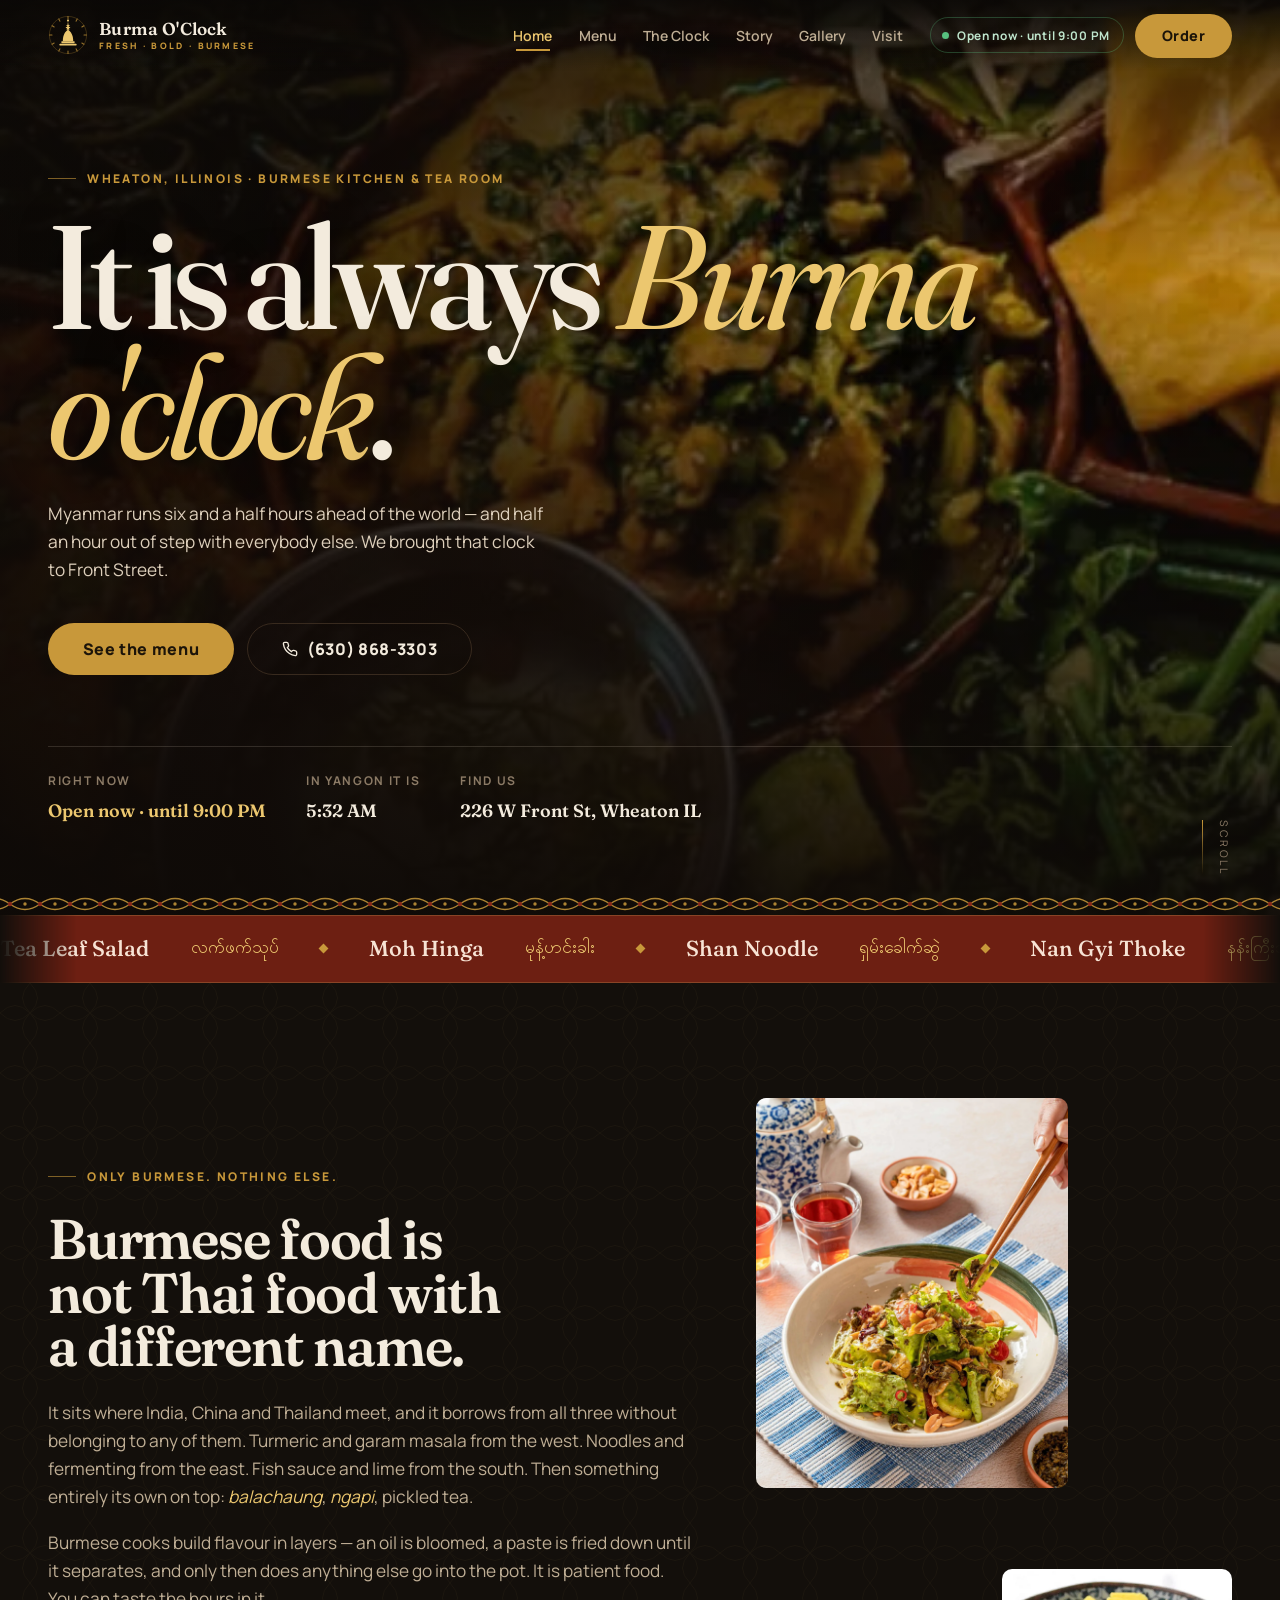
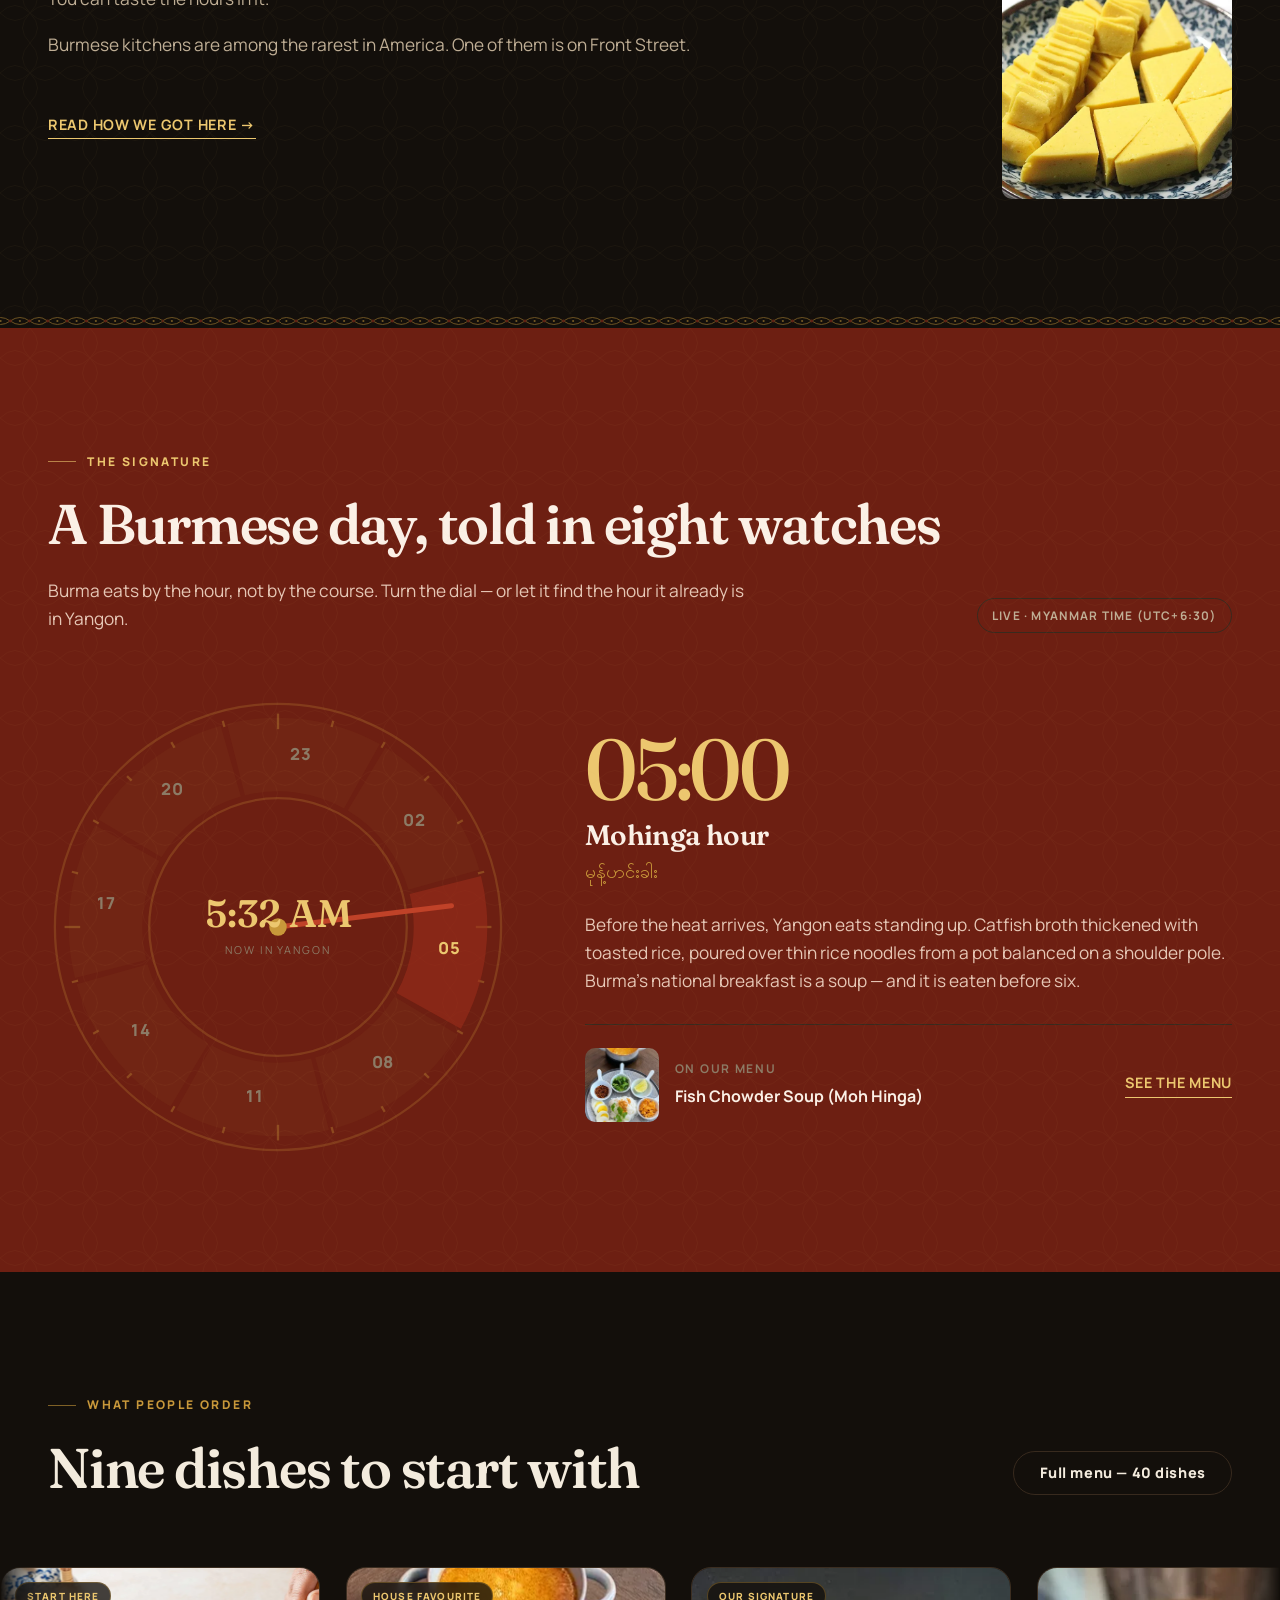
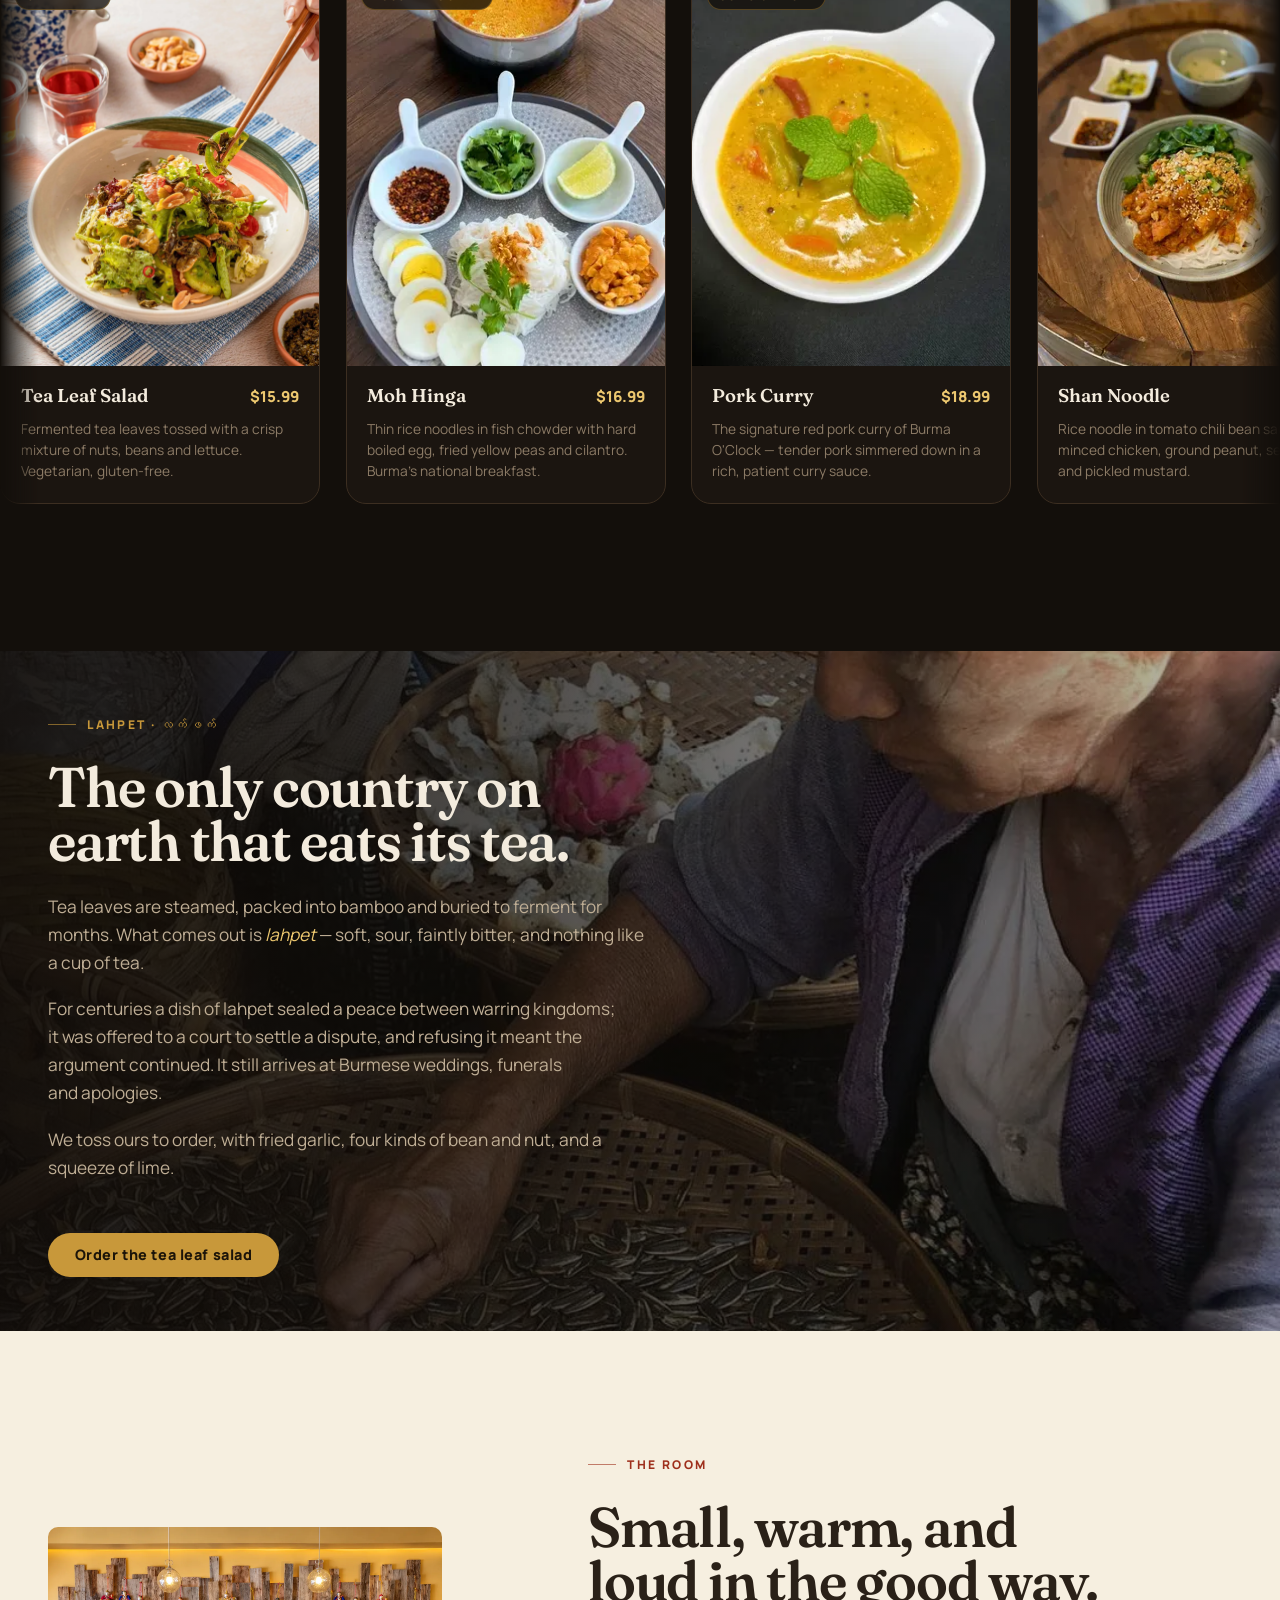
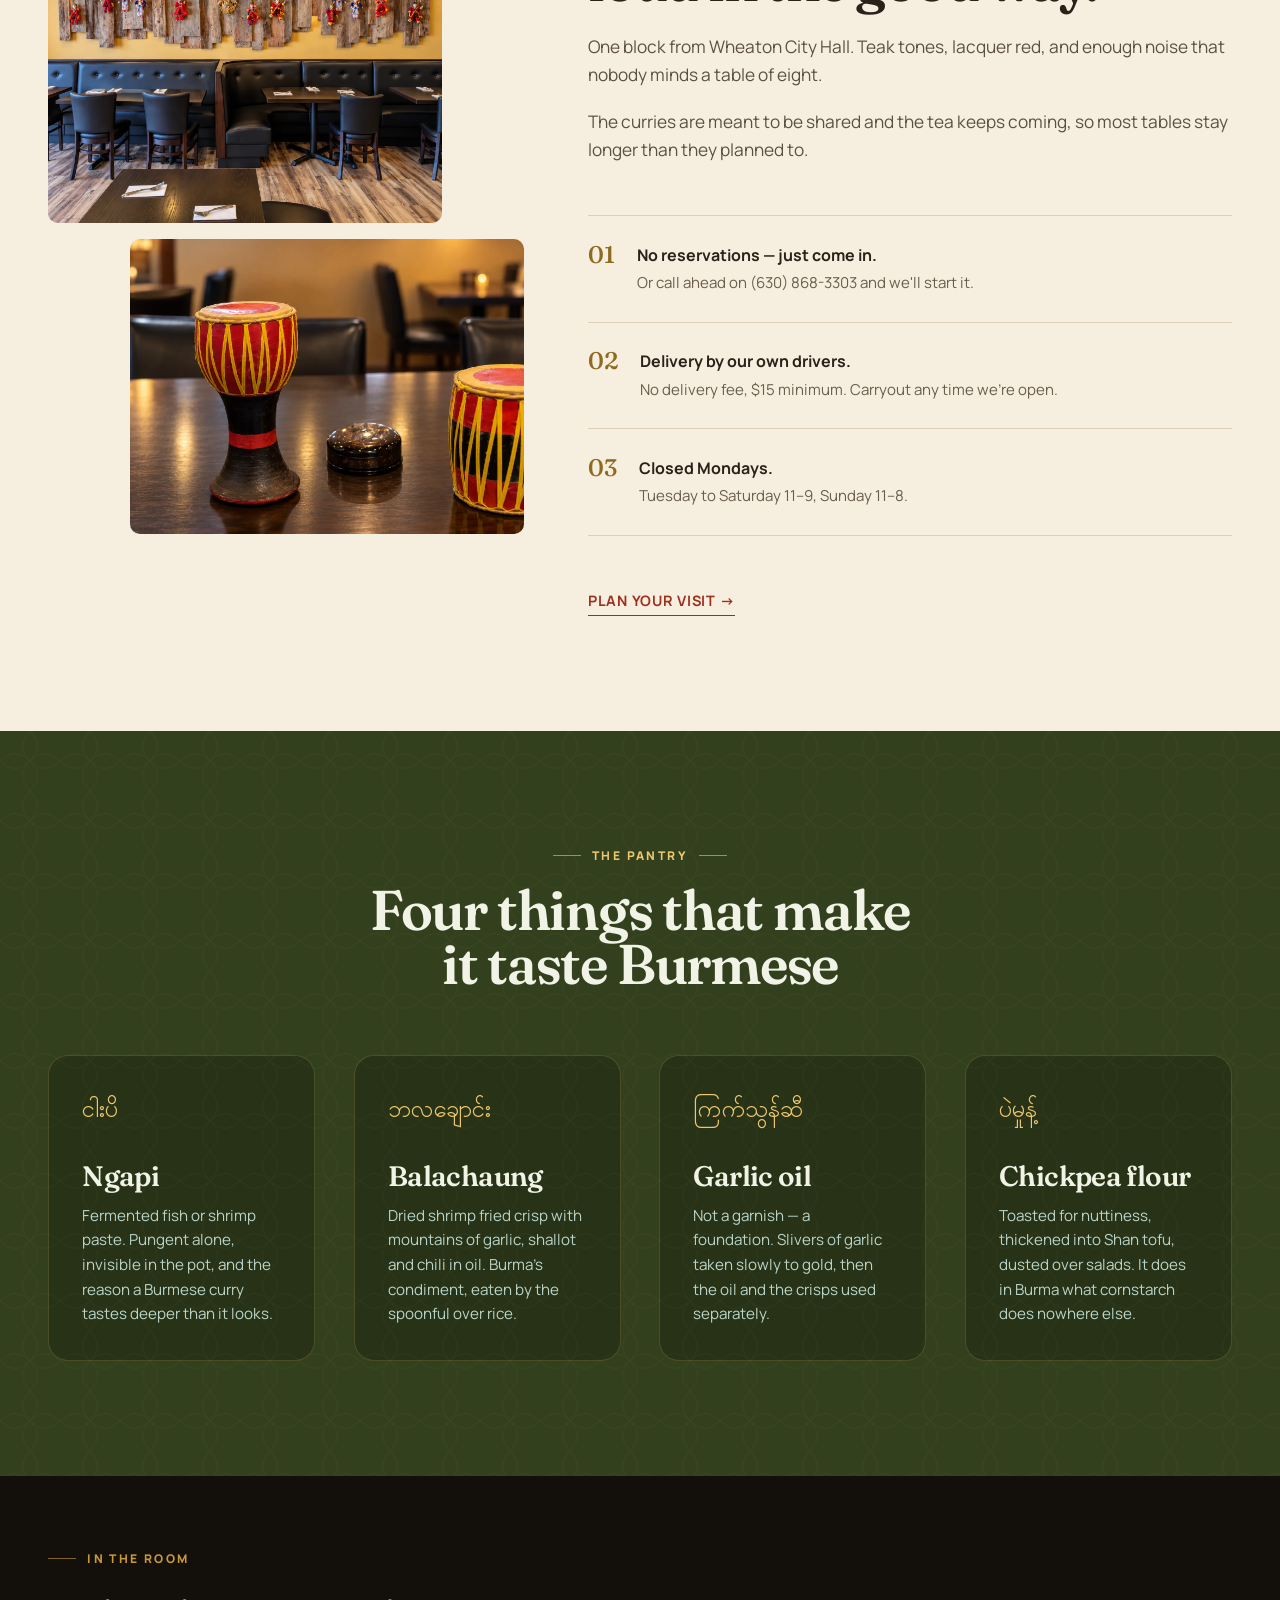
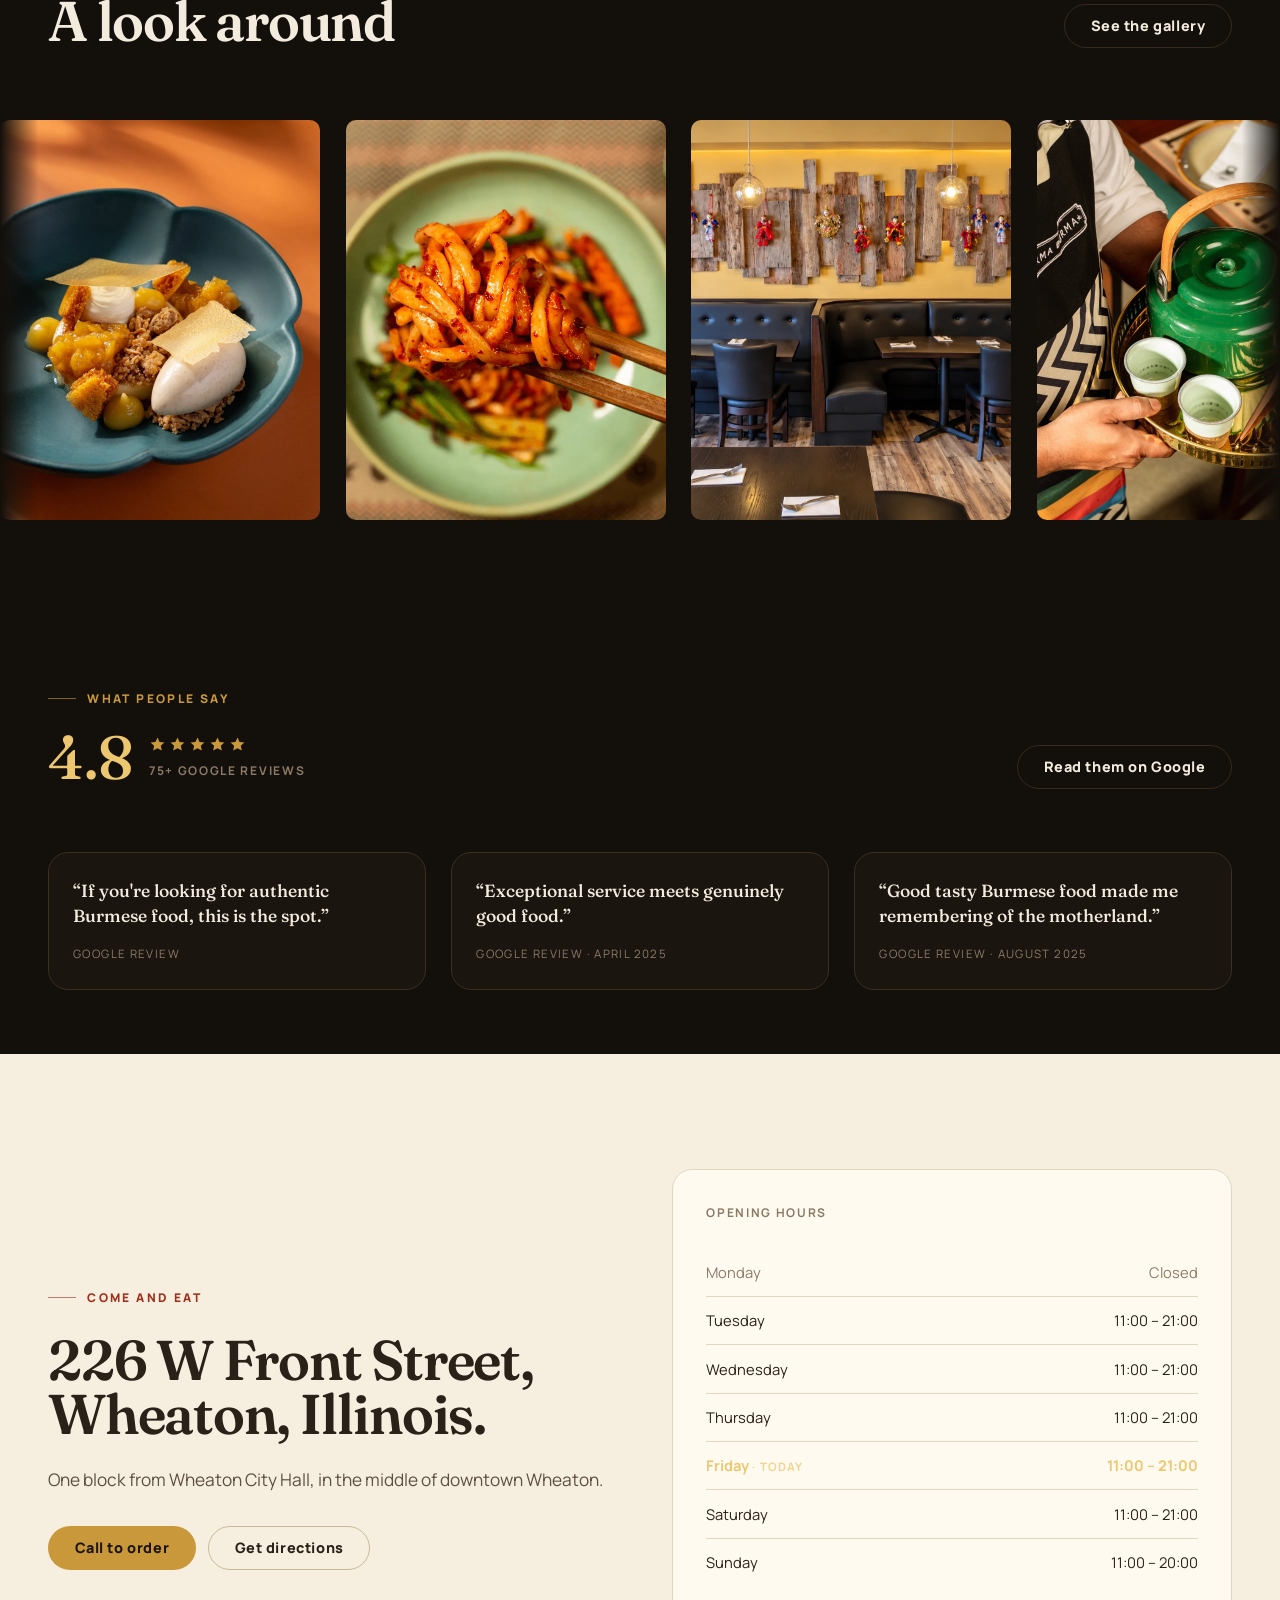
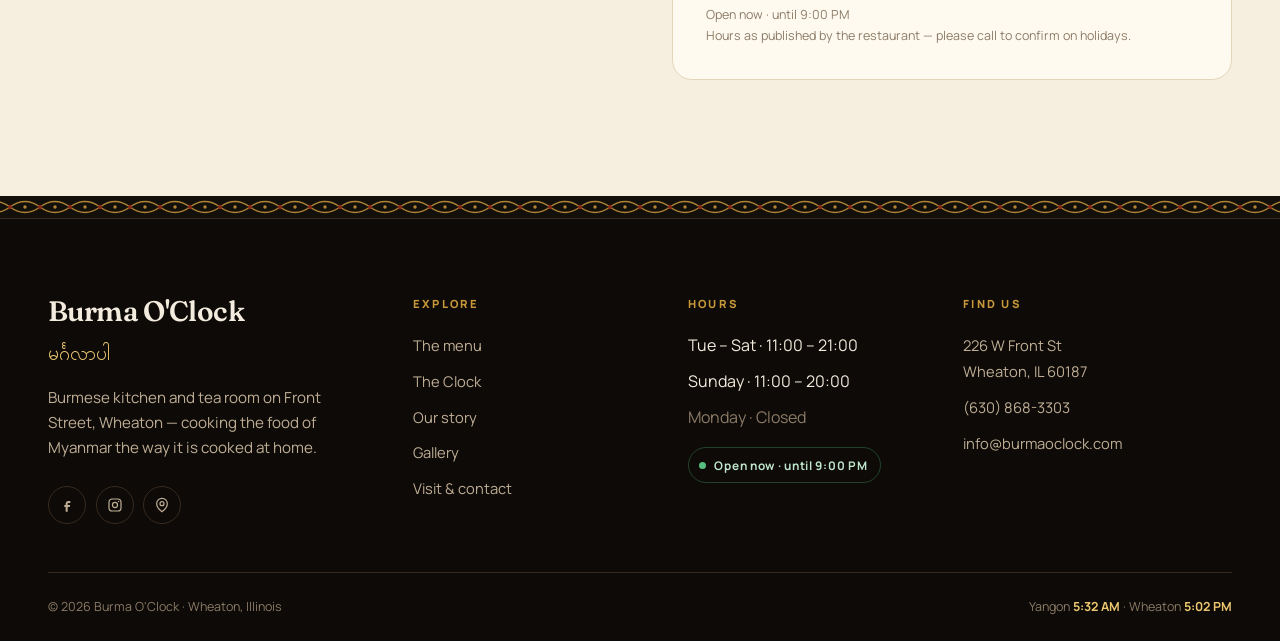
<file: index.html>
<!doctype html>
<html lang="en">
<head>
<meta charset="utf-8">
<meta name="viewport" content="width=device-width, initial-scale=1">
<title>Burma O'Clock — Burmese Kitchen &amp; Tea Room · Wheaton, Illinois</title>
<meta name="description" content="Myanmar keeps its own time. Mohinga at dawn, tea leaf salad tossed by hand, curry that has been on since morning — on Front Street in Wheaton, Illinois.">
<meta name="robots" content="noindex, nofollow">
<meta name="theme-color" content="#130f0b">
<link rel="preconnect" href="https://fonts.googleapis.com">
<link rel="preconnect" href="https://fonts.gstatic.com" crossorigin>
<link href="https://fonts.googleapis.com/css2?family=Fraunces:ital,opsz,wght,SOFT,WONK@0,9..144,400..700,0..100,1;1,9..144,400..700,0..100,1&family=Manrope:wght@400..800&family=Padauk:wght@400;700&display=swap" rel="stylesheet">
<link rel="stylesheet" href="assets/css/site.css">
<link rel="icon" href="data:image/svg+xml,%3Csvg xmlns='http://www.w3.org/2000/svg' viewBox='0 0 100 100'%3E%3Crect width='100' height='100' fill='%23130f0b'/%3E%3Ccircle cx='50' cy='50' r='34' fill='none' stroke='%23c8983a' stroke-width='5'/%3E%3Cpath d='M50 22l5 22h-10z' fill='%23c8983a'/%3E%3C/svg%3E">
</head>
<body>
<a class="skip" href="#main">Skip to content</a>

<!-- ============================= HEADER ============================= -->
<header class="hdr">
  <div class="hdr__in">
    <a class="brand" href="index.html" aria-label="Burma O'Clock — home">
      <svg class="brand__mark" viewBox="0 0 100 100" fill="none" aria-hidden="true">
        <g class="ring" stroke="#c8983a">
          <circle cx="50" cy="50" r="46.5" stroke-opacity=".4" stroke-width="1.6"/>
          <g stroke-width="2.6" stroke-linecap="round" stroke-opacity=".75">
            <line x1="50" y1="4" x2="50" y2="10"/>
            <line x1="50" y1="4" x2="50" y2="10" transform="rotate(30 50 50)"/>
            <line x1="50" y1="4" x2="50" y2="10" transform="rotate(60 50 50)"/>
            <line x1="50" y1="4" x2="50" y2="10" transform="rotate(90 50 50)"/>
            <line x1="50" y1="4" x2="50" y2="10" transform="rotate(120 50 50)"/>
            <line x1="50" y1="4" x2="50" y2="10" transform="rotate(150 50 50)"/>
            <line x1="50" y1="4" x2="50" y2="10" transform="rotate(180 50 50)"/>
            <line x1="50" y1="4" x2="50" y2="10" transform="rotate(210 50 50)"/>
            <line x1="50" y1="4" x2="50" y2="10" transform="rotate(240 50 50)"/>
            <line x1="50" y1="4" x2="50" y2="10" transform="rotate(270 50 50)"/>
            <line x1="50" y1="4" x2="50" y2="10" transform="rotate(300 50 50)"/>
            <line x1="50" y1="4" x2="50" y2="10" transform="rotate(330 50 50)"/>
          </g>
        </g>
        <g fill="#ecc76f">
          <rect x="29" y="72" width="42" height="4.5" rx="1"/>
          <rect x="33.5" y="65.5" width="33" height="5" rx="1"/>
          <path d="M37 65.5c0-15 5.5-24 13-28.5 7.5 4.5 13 13.5 13 28.5z"/>
          <path d="M46.5 37 50 17l3.5 20z"/>
          <ellipse cx="50" cy="31" rx="6" ry="1.5"/>
          <ellipse cx="50" cy="26" rx="4.5" ry="1.3"/>
          <circle cx="50" cy="14" r="2.6"/>
        </g>
      </svg>
      <span class="brand__txt">
        <span class="brand__name">Burma O'Clock</span>
        <span class="brand__sub">FRESH · BOLD · BURMESE</span>
      </span>
    </a>

    <nav class="nav" id="nav">
      <a href="index.html" aria-current="page">Home</a>
      <a href="menu.html">Menu</a>
      <a href="clock.html">The Clock</a>
      <a href="story.html">Story</a>
      <a href="gallery.html">Gallery</a>
      <a href="visit.html">Visit</a>
    </nav>

    <div class="hdr__cta">
      <span class="status" data-status><span class="status__dot"></span><span data-status-text>Checking hours…</span></span>
      <a class="btn" href="https://burmaoclockorder.com" target="_blank" rel="noopener">Order</a>
      <button class="burger" aria-label="Menu" aria-expanded="false" aria-controls="nav"><span></span></button>
    </div>
  </div>
</header>

<main id="main">

<!-- ============================== HERO ============================== -->
<section class="hero">
  <div class="hero__media">
    <picture>
      <source media="(max-width: 700px)" srcset="assets/img/food/hero-platter-m.webp">
      <img src="assets/img/food/hero-platter.webp" alt="An overhead Burmese spread: curries, salads, fritters and rice laid out on a lacquer tray" width="2000" height="1000" fetchpriority="high" decoding="async">
    </picture>
  </div>
  <div class="hero__scrim"></div>

  <div class="hero__in">
    <p class="eyebrow hero__kicker">Wheaton, Illinois · Burmese kitchen &amp; tea room</p>
    <h1>It is always <em>Burma o'clock</em>.</h1>
    <p class="lead hero__lead">
      Myanmar runs six and a half hours ahead of the world — and half an hour out of step with
      everybody else. We brought that clock to Front Street.
    </p>
    <div class="hero__acts">
      <a class="btn btn--lg" href="menu.html">See the menu</a>
      <a class="btn btn--ghost btn--lg" href="tel:+16308683303">
        <svg viewBox="0 0 24 24" fill="none" stroke="currentColor" stroke-width="2" aria-hidden="true"><path d="M22 16.9v3a2 2 0 0 1-2.2 2 19.8 19.8 0 0 1-8.6-3.1 19.5 19.5 0 0 1-6-6A19.8 19.8 0 0 1 2.1 4.2 2 2 0 0 1 4.1 2h3a2 2 0 0 1 2 1.7c.1 1 .4 1.9.7 2.8a2 2 0 0 1-.5 2.1L8.1 9.9a16 16 0 0 0 6 6l1.3-1.2a2 2 0 0 1 2.1-.5c.9.3 1.8.6 2.8.7a2 2 0 0 1 1.7 2z"/></svg>
        (630) 868-3303
      </a>
    </div>

    <div class="hero__foot">
      <div class="hero__fact">
        <span class="tiny">Right now</span>
        <b class="gold" data-status data-status-text>Checking hours…</b>
      </div>
      <div class="hero__fact">
        <span class="tiny">In Yangon it is</span>
        <b data-clock="yangon">—</b>
      </div>
      <div class="hero__fact">
        <span class="tiny">Find us</span>
        <b>226 W Front St, Wheaton IL</b>
      </div>
    </div>
  </div>

  <div class="hero__band"><div class="acheik" aria-hidden="true"></div></div>
  <p class="cue">Scroll</p>
</section>

<!-- ============================ MARQUEE ============================= -->
<div class="marquee" aria-hidden="true">
  <div class="marquee__track">
    <span class="marquee__item">Tea Leaf Salad <span class="mm" lang="my">လက်ဖက်သုပ်</span></span>
    <span class="marquee__item">Moh Hinga <span class="mm" lang="my">မုန့်ဟင်းခါး</span></span>
    <span class="marquee__item">Shan Noodle <span class="mm" lang="my">ရှမ်းခေါက်ဆွဲ</span></span>
    <span class="marquee__item">Nan Gyi Thoke <span class="mm" lang="my">နန်းကြီးသုပ်</span></span>
    <span class="marquee__item">Pork Curry <span class="mm" lang="my">ဝက်သားဟင်း</span></span>
    <span class="marquee__item">Coconut Noodle Soup <span class="mm" lang="my">အုန်းနို့ခေါက်ဆွဲ</span></span>
    <span class="marquee__item">Falooda <span class="mm" lang="my">ဖာလူဒါ</span></span>
    <span class="marquee__item">Akyaw Sone <span class="mm" lang="my">အကြော်စုံ</span></span>
  </div>
</div>

<!-- ============================= INTRO ============================== -->
<section class="sec weave">
  <div class="wrap">
    <div class="split split--wide-l">
      <div class="rv">
        <p class="eyebrow">Only Burmese. Nothing else.</p>
        <h2 class="display t-h2 mt-md">
          Burmese food is not Thai food with a different name.
        </h2>
        <div class="stack mt-md">
          <p class="lead">
            It sits where India, China and Thailand meet, and it borrows from all three without
            belonging to any of them. Turmeric and garam masala from the west. Noodles and
            fermenting from the east. Fish sauce and lime from the south. Then something entirely
            its own on top: <em class="gold">balachaung</em>, <em class="gold">ngapi</em>, pickled tea.
          </p>
          <p class="lead">
            Burmese cooks build flavour in layers — an oil is bloomed, a paste is fried down until
            it separates, and only then does anything else go into the pot. It is patient food.
            You can taste the hours in it.
          </p>
          <p class="lead">
            Burmese kitchens are among the rarest in America. One of them is on Front Street.
          </p>
        </div>
        <div class="mt-lg"><a class="ulink" href="story.html">Read how we got here →</a></div>
      </div>

      <div class="stackimg rv rv-d2">
        <figure class="clipimg">
          <img src="assets/img/food/tealeaf-salad.webp" alt="Tea leaf salad — fermented lahpet tossed with crisp beans, peanuts and garlic oil" loading="lazy" decoding="async">
        </figure>
        <figure class="clipimg">
          <img src="assets/img/food/shan-tofu.webp" alt="Golden slices of Shan tofu made from chickpea flour" loading="lazy" decoding="async">
        </figure>
      </div>
    </div>
  </div>
</section>

<div class="acheik acheik--sm" aria-hidden="true"></div>

<!-- ====================== THE CLOCK (SIGNATURE) ===================== -->
<section class="sec sec--lacquer weave" id="clock">
  <div class="wrap">
    <div class="shead shead--split">
      <div>
        <p class="eyebrow">The signature</p>
        <h2 class="display t-h2 mt-md">A Burmese day, told in eight watches</h2>
        <p class="lead mt-md">
          Burma eats by the hour, not by the course. Turn the dial — or let it find the hour
          it already is in Yangon.
        </p>
      </div>
      <p class="pill">Live · Myanmar Time (UTC+6:30)</p>
    </div>

    <div class="clock">
      <div class="dial rv" data-dial>
        <svg class="dial__svg" viewBox="0 0 100 100" role="img" aria-label="A 24-hour dial of the Burmese day. Select an hour to read about it."></svg>
        <div class="dial__center">
          <p class="dial__now" data-dial-now>—</p>
          <p class="dial__nowsub">now in Yangon</p>
        </div>
      </div>

      <div class="clock__panel rv rv-d2" data-dial-panel aria-live="polite">
        <p class="clock__time">11:00</p>
        <h3 class="display t-h3 clock__title">We unlock the door</h3>
        <p class="lead clock__body">Select an hour on the dial to read the Burmese day.</p>
      </div>
    </div>
  </div>
</section>

<!-- ========================= SIGNATURE DISHES ======================= -->
<section class="sec">
  <div class="wrap">
    <div class="shead shead--split rv">
      <div>
        <p class="eyebrow">What people order</p>
        <h2 class="display t-h2 mt-md">Nine dishes to start with</h2>
      </div>
      <a class="btn btn--ghost" href="menu.html">Full menu — 40 dishes</a>
    </div>
  </div>

  <div class="carousel">
    <div class="carousel__track">
      <a class="dish" href="menu.html#salads">
        <span class="dish__tag">Start here</span>
        <div class="dish__img"><img src="assets/img/food/tealeaf-salad.webp" alt="Tea leaf salad" loading="lazy" decoding="async"></div>
        <div class="dish__body">
          <div class="dish__top"><h3 class="dish__name">Tea Leaf Salad</h3><span class="dish__price">$15.99</span></div>
          <p class="dish__desc">Fermented tea leaves tossed with a crisp mixture of nuts, beans and lettuce. Vegetarian, gluten-free.</p>
        </div>
      </a>
      <a class="dish" href="menu.html#noodles">
        <span class="dish__tag">House favourite</span>
        <div class="dish__img"><img src="assets/img/food/mohinga.webp" alt="Moh Hinga fish chowder soup" loading="lazy" decoding="async"></div>
        <div class="dish__body">
          <div class="dish__top"><h3 class="dish__name">Moh Hinga</h3><span class="dish__price">$16.99</span></div>
          <p class="dish__desc">Thin rice noodles in fish chowder with hard boiled egg, fried yellow peas and cilantro. Burma's national breakfast.</p>
        </div>
      </a>
      <a class="dish" href="menu.html#curries">
        <span class="dish__tag">Our signature</span>
        <div class="dish__img"><img src="assets/img/food/curry.webp" alt="Burmese red pork curry" loading="lazy" decoding="async"></div>
        <div class="dish__body">
          <div class="dish__top"><h3 class="dish__name">Pork Curry</h3><span class="dish__price">$18.99</span></div>
          <p class="dish__desc">The signature red pork curry of Burma O'Clock &mdash; tender pork simmered down in a rich, patient curry sauce.</p>
        </div>
      </a>
      <a class="dish" href="menu.html#noodles">
        <div class="dish__img"><img src="assets/img/food/shan-noodle.webp" alt="Shan noodles" loading="lazy" decoding="async"></div>
        <div class="dish__body">
          <div class="dish__top"><h3 class="dish__name">Shan Noodle</h3><span class="dish__price">$17.99</span></div>
          <p class="dish__desc">Rice noodle in tomato chili bean sauce with minced chicken, ground peanut, sesame and pickled mustard.</p>
        </div>
      </a>
      <a class="dish" href="menu.html#noodles">
        <div class="dish__img"><img src="assets/img/food/khowsuey-2.webp" alt="Coconut noodle soup" loading="lazy" decoding="async"></div>
        <div class="dish__body">
          <div class="dish__top"><h3 class="dish__name">Coconut Noodle Soup</h3><span class="dish__price">$16.99</span></div>
          <p class="dish__desc">Egg noodles and chicken curry in a creamy coconut broth, crowned with crisp noodles and boiled egg.</p>
        </div>
      </a>
      <a class="dish" href="menu.html#noodles">
        <div class="dish__img"><img src="assets/img/food/noodles-yellow.webp" alt="Nan gyi thoke, thick rice noodle salad" loading="lazy" decoding="async"></div>
        <div class="dish__body">
          <div class="dish__top"><h3 class="dish__name">Nan Gyi Thoke</h3><span class="dish__price">$17.99</span></div>
          <p class="dish__desc">Thick rice noodles in a tangy coconut chicken sauce, topped with boiled egg and crisp noodles.</p>
        </div>
      </a>
      <a class="dish" href="menu.html#salads">
        <span class="dish__tag">Vegetarian</span>
        <div class="dish__img"><img src="assets/img/food/green-platter.webp" alt="Ginger salad" loading="lazy" decoding="async"></div>
        <div class="dish__body">
          <div class="dish__top"><h3 class="dish__name">Ginger Salad</h3><span class="dish__price">$15.99</span></div>
          <p class="dish__desc">Pickled ginger tossed with lettuce, cabbage, crisp garlic, sesame and peanuts. Sharper than the tea leaf.</p>
        </div>
      </a>
      <a class="dish" href="menu.html#appetizers">
        <span class="dish__tag">Vegetarian</span>
        <div class="dish__img"><img src="assets/img/food/potatoes.webp" alt="Burmese mashed potatoes" loading="lazy" decoding="async"></div>
        <div class="dish__body">
          <div class="dish__top"><h3 class="dish__name">Aloo Htaung</h3><span class="dish__price">$7.99</span></div>
          <p class="dish__desc">Burmese-style mashed potatoes with chili and crisp garlic oil. The snack nobody expects to love.</p>
        </div>
      </a>
      <a class="dish" href="menu.html#desserts">
        <div class="dish__img"><img src="assets/img/food/drinks.webp" alt="Falooda" loading="lazy" decoding="async"></div>
        <div class="dish__body">
          <div class="dish__top"><h3 class="dish__name">Falooda</h3><span class="dish__price">$12.99</span></div>
          <p class="dish__desc">Milk, rose syrup, basil seed, jelly, pudding and ice cream. Completely absurd, in the best way.</p>
        </div>
      </a>
    </div>
  </div>
</section>

<!-- ========================== LAHPET FEATURE ======================== -->
<section class="fullbleed">
  <img src="assets/img/cult/tea-sorting.webp" alt="Hands sorting fermented tea leaves on a woven tray" loading="lazy" decoding="async">
  <div class="wrap">
    <div style="max-width:600px" class="rv">
      <p class="eyebrow">Lahpet · လက်ဖက်</p>
      <h2 class="display t-h2 mt-md">The only country on earth that eats its tea.</h2>
      <div class="stack mt-md">
        <p class="lead">
          Tea leaves are steamed, packed into bamboo and buried to ferment for months. What comes
          out is <em class="gold">lahpet</em> — soft, sour, faintly bitter, and nothing like a cup of tea.
        </p>
        <p class="lead">
          For centuries a dish of lahpet sealed a peace between warring kingdoms; it was offered
          to a court to settle a dispute, and refusing it meant the argument continued. It still
          arrives at Burmese weddings, funerals and apologies.
        </p>
        <p class="lead">
          We toss ours to order, with fried garlic, four kinds of bean and nut, and a squeeze of lime.
        </p>
      </div>
      <div class="mt-lg"><a class="btn" href="menu.html#salads">Order the tea leaf salad</a></div>
    </div>
  </div>
</section>

<!-- =========================== THE ROOM ============================= -->
<section class="sec sec--cream">
  <div class="wrap">
    <div class="split split--wide-r">
      <div class="stackimg stackimg--wide rv">
        <figure class="clipimg"><img src="assets/img/place/interior-1.webp" alt="The dining room at Burma O'Clock" loading="lazy" decoding="async"></figure>
        <figure class="clipimg"><img src="assets/img/place/interior-2.webp" alt="A corner of the Burma O'Clock dining room" loading="lazy" decoding="async"></figure>
      </div>
      <div class="rv rv-d2">
        <p class="eyebrow">The room</p>
        <h2 class="display t-h2 mt-md">Small, warm, and loud in the good way.</h2>
        <div class="stack mt-md">
          <p class="lead">
            One block from Wheaton City Hall. Teak tones, lacquer red, and enough noise that
            nobody minds a table of eight.
          </p>
          <p class="lead">
            The curries are meant to be shared and the tea keeps coming, so most tables stay
            longer than they planned to.
          </p>
        </div>
        <ul class="nums mt-lg">
          <li><div><b>No reservations — just come in.</b><p style="color:#6b5d4d;font-size:.94rem;margin-top:.2rem">Or call ahead on (630) 868-3303 and we'll start it.</p></div></li>
          <li><div><b>Delivery by our own drivers.</b><p style="color:#6b5d4d;font-size:.94rem;margin-top:.2rem">No delivery fee, $15 minimum. Carryout any time we're open.</p></div></li>
          <li><div><b>Closed Mondays.</b><p style="color:#6b5d4d;font-size:.94rem;margin-top:.2rem">Tuesday to Saturday 11–9, Sunday 11–8.</p></div></li>
        </ul>
        <div class="mt-lg"><a class="ulink" href="visit.html">Plan your visit →</a></div>
      </div>
    </div>
  </div>
</section>

<!-- =========================== THE PANTRY =========================== -->
<section class="sec sec--jade weave">
  <div class="wrap">
    <div class="shead shead--center rv">
      <p class="eyebrow eyebrow--center">The pantry</p>
      <h2 class="display t-h2">Four things that make it taste Burmese</h2>
    </div>
    <div class="grid g-4">
      <article class="card card--hover rv" style="background:rgba(0,0,0,.22);border-color:rgba(236,199,111,.18)">
        <p class="mm" style="color:var(--gold-lit);font-size:1.5rem" lang="my">ငါးပိ</p>
        <h3 class="display t-h3 mt-md">Ngapi</h3>
        <p class="lead" style="font-size:.95rem;margin-top:.7rem;color:#b9d4c8">Fermented fish or shrimp paste. Pungent alone, invisible in the pot, and the reason a Burmese curry tastes deeper than it looks.</p>
      </article>
      <article class="card card--hover rv rv-d1" style="background:rgba(0,0,0,.22);border-color:rgba(236,199,111,.18)">
        <p class="mm" style="color:var(--gold-lit);font-size:1.5rem" lang="my">ဘလချောင်း</p>
        <h3 class="display t-h3 mt-md">Balachaung</h3>
        <p class="lead" style="font-size:.95rem;margin-top:.7rem;color:#b9d4c8">Dried shrimp fried crisp with mountains of garlic, shallot and chili in oil. Burma's condiment, eaten by the spoonful over rice.</p>
      </article>
      <article class="card card--hover rv rv-d2" style="background:rgba(0,0,0,.22);border-color:rgba(236,199,111,.18)">
        <p class="mm" style="color:var(--gold-lit);font-size:1.5rem" lang="my">ကြက်သွန်ဆီ</p>
        <h3 class="display t-h3 mt-md">Garlic oil</h3>
        <p class="lead" style="font-size:.95rem;margin-top:.7rem;color:#b9d4c8">Not a garnish — a foundation. Slivers of garlic taken slowly to gold, then the oil and the crisps used separately.</p>
      </article>
      <article class="card card--hover rv rv-d3" style="background:rgba(0,0,0,.22);border-color:rgba(236,199,111,.18)">
        <p class="mm" style="color:var(--gold-lit);font-size:1.5rem" lang="my">ပဲမှုန့်</p>
        <h3 class="display t-h3 mt-md">Chickpea flour</h3>
        <p class="lead" style="font-size:.95rem;margin-top:.7rem;color:#b9d4c8">Toasted for nuttiness, thickened into Shan tofu, dusted over salads. It does in Burma what cornstarch does nowhere else.</p>
      </article>
    </div>
  </div>
</section>

<!-- =========================== GALLERY STRIP ======================== -->
<section class="sec sec--tight">
  <div class="wrap">
    <div class="shead shead--split rv">
      <div>
        <p class="eyebrow">In the room</p>
        <h2 class="display t-h2 mt-md">A look around</h2>
      </div>
      <a class="btn btn--ghost" href="gallery.html">See the gallery</a>
    </div>
  </div>
  <div class="carousel">
    <div class="carousel__track">
      <figure class="cfig"><img src="assets/img/food/spread-green.webp" alt="A Burmese table laid with curries, salad and rice" loading="lazy" decoding="async"></figure>
      <figure class="cfig"><img src="assets/img/food/noodles-chopsticks.webp" alt="Noodles lifted with chopsticks" loading="lazy" decoding="async"></figure>
      <figure class="cfig"><img src="assets/img/place/interior-1.webp" alt="The dining room at Burma O'Clock" loading="lazy" decoding="async"></figure>
      <figure class="cfig"><img src="assets/img/food/teapot-tray.webp" alt="A green teapot and cups on a lacquer tray" loading="lazy" decoding="async"></figure>
      <figure class="cfig"><img src="assets/img/cult/thanaka-portrait.webp" alt="A woman wearing thanaka" loading="lazy" decoding="async"></figure>
      <figure class="cfig"><img src="assets/img/food/kebat.webp" alt="Chicken kebat with peppers and mint" loading="lazy" decoding="async"></figure>
      <figure class="cfig"><img src="assets/img/food/lacquer-tray.webp" alt="A Burmese lacquer tray" loading="lazy" decoding="async"></figure>
      <figure class="cfig"><img src="assets/img/food/dessert-2.webp" alt="Burmese dessert" loading="lazy" decoding="async"></figure>
      <figure class="cfig"><img src="assets/img/cult/shwedagon.webp" alt="The Shwedagon Pagoda in Yangon" loading="lazy" decoding="async"></figure>
      <figure class="cfig"><img src="assets/img/place/interior-2.webp" alt="A corner of the dining room" loading="lazy" decoding="async"></figure>
      <figure class="cfig"><img src="assets/img/food/tea-spread.webp" alt="A Burmese tea spread" loading="lazy" decoding="async"></figure>
    </div>
  </div>
</section>

<!-- ============================= REVIEWS ============================ -->
<section class="sec sec--tight">
  <div class="wrap">
    <div class="shead shead--split rv">
      <div>
        <p class="eyebrow">What people say</p>
        <div class="rating" style="margin-top:1.2rem">
          <span class="rating__score">4.8</span>
          <div>
            <div class="stars" role="img" aria-label="4.8 out of 5 stars"><svg viewBox="0 0 24 24" fill="currentColor" aria-hidden="true"><path d="m12 2 2.9 6.3 6.8.8-5 4.6 1.3 6.8L12 17.2 5.9 20.5 7.2 13.7l-5-4.6 6.9-.8z"/></svg><svg viewBox="0 0 24 24" fill="currentColor" aria-hidden="true"><path d="m12 2 2.9 6.3 6.8.8-5 4.6 1.3 6.8L12 17.2 5.9 20.5 7.2 13.7l-5-4.6 6.9-.8z"/></svg><svg viewBox="0 0 24 24" fill="currentColor" aria-hidden="true"><path d="m12 2 2.9 6.3 6.8.8-5 4.6 1.3 6.8L12 17.2 5.9 20.5 7.2 13.7l-5-4.6 6.9-.8z"/></svg><svg viewBox="0 0 24 24" fill="currentColor" aria-hidden="true"><path d="m12 2 2.9 6.3 6.8.8-5 4.6 1.3 6.8L12 17.2 5.9 20.5 7.2 13.7l-5-4.6 6.9-.8z"/></svg><svg viewBox="0 0 24 24" fill="currentColor" aria-hidden="true"><path d="m12 2 2.9 6.3 6.8.8-5 4.6 1.3 6.8L12 17.2 5.9 20.5 7.2 13.7l-5-4.6 6.9-.8z"/></svg></div>
            <p class="tiny" style="margin-top:.5rem">75+ Google reviews</p>
          </div>
        </div>
      </div>
      <a class="btn btn--ghost" href="https://maps.app.goo.gl/VojZ9nGvrLqBkXvn6" target="_blank" rel="noopener">Read them on Google</a>
    </div>

    <div class="revs">
      <blockquote class="rev rv">
        <p>&ldquo;If you're looking for authentic Burmese food, this is the spot.&rdquo;</p>
        <footer>Google review</footer>
      </blockquote>
      <blockquote class="rev rv rv-d1">
        <p>&ldquo;Exceptional service meets genuinely good food.&rdquo;</p>
        <footer>Google review &middot; April 2025</footer>
      </blockquote>
      <blockquote class="rev rv rv-d2">
        <p>&ldquo;Good tasty Burmese food made me remembering of the motherland.&rdquo;</p>
        <footer>Google review &middot; August 2025</footer>
      </blockquote>
    </div>
  </div>
</section>

<!-- ============================== VISIT ============================= -->
<section class="sec sec--cream" id="visit">
  <div class="wrap">
    <div class="split">
      <div class="rv">
        <p class="eyebrow">Come and eat</p>
        <h2 class="display t-h2 mt-md">226 W Front Street,<br>Wheaton, Illinois.</h2>
        <p class="lead mt-md">
          One block from Wheaton City Hall, in the middle of downtown Wheaton.
        </p>
        <div class="hero__acts mt-lg" style="margin-top:2rem">
          <a class="btn" href="tel:+16308683303">Call to order</a>
          <a class="btn btn--ghost" href="https://maps.app.goo.gl/VojZ9nGvrLqBkXvn6" target="_blank" rel="noopener">Get directions</a>
        </div>
      </div>
      <div class="card rv rv-d2">
        <p class="tiny">Opening hours</p>
        <ul class="hours mt-md">
          <li data-day="1" class="is-closed"><span>Monday</span><span>Closed</span></li>
          <li data-day="2"><span>Tuesday</span><span>11:00 – 21:00</span></li>
          <li data-day="3"><span>Wednesday</span><span>11:00 – 21:00</span></li>
          <li data-day="4"><span>Thursday</span><span>11:00 – 21:00</span></li>
          <li data-day="5"><span>Friday</span><span>11:00 – 21:00</span></li>
          <li data-day="6"><span>Saturday</span><span>11:00 – 21:00</span></li>
          <li data-day="0"><span>Sunday</span><span>11:00 – 20:00</span></li>
        </ul>
        <p class="formnote" style="margin-top:1.2rem">
          <span data-status data-status-text>Checking hours…</span><br>
          Hours as published by the restaurant — please call to confirm on holidays.
        </p>
      </div>
    </div>
  </div>
</section>

</main>

<!-- ============================= FOOTER ============================= -->
<div class="acheik" aria-hidden="true"></div>
<footer class="ftr">
  <div class="wrap">
    <div class="ftr__grid">
      <div>
        <p class="display t-h3">Burma O'Clock</p>
        <p class="mm gold mt-md" style="font-size:1.2rem;margin-top:.6rem" lang="my">မင်္ဂလာပါ</p>
        <p class="lead" style="font-size:.95rem;margin-top:.8rem">
          Burmese kitchen and tea room on Front Street, Wheaton — cooking the food of Myanmar
          the way it is cooked at home.
        </p>
        <div class="socials mt-lg" style="margin-top:1.6rem">
          <a href="https://www.facebook.com/people/Burma-O-Clock-Burmese-Restaurant/61558540502369/" target="_blank" rel="noopener" aria-label="Facebook"><svg viewBox="0 0 24 24" fill="currentColor"><path d="M14 9h3V6h-3c-2.2 0-4 1.8-4 4v2H8v3h2v7h3v-7h3l1-3h-4v-2c0-.6.4-1 1-1z"/></svg></a>
          <a href="https://www.instagram.com/burma_o_clock/" target="_blank" rel="noopener" aria-label="Instagram"><svg viewBox="0 0 24 24" fill="none" stroke="currentColor" stroke-width="1.8"><rect x="3" y="3" width="18" height="18" rx="5"/><circle cx="12" cy="12" r="3.8"/><circle cx="17.4" cy="6.6" r="1" fill="currentColor" stroke="none"/></svg></a>
          <a href="https://maps.app.goo.gl/VojZ9nGvrLqBkXvn6" target="_blank" rel="noopener" aria-label="Google Maps"><svg viewBox="0 0 24 24" fill="none" stroke="currentColor" stroke-width="1.8"><path d="M20 10c0 6-8 12-8 12S4 16 4 10a8 8 0 1 1 16 0z"/><circle cx="12" cy="10" r="3"/></svg></a>
        </div>
      </div>

      <div>
        <h4>Explore</h4>
        <ul>
          <li><a href="menu.html">The menu</a></li>
          <li><a href="clock.html">The Clock</a></li>
          <li><a href="story.html">Our story</a></li>
          <li><a href="gallery.html">Gallery</a></li>
          <li><a href="visit.html">Visit &amp; contact</a></li>
        </ul>
      </div>

      <div>
        <h4>Hours</h4>
        <ul>
          <li>Tue – Sat · 11:00 – 21:00</li>
          <li>Sunday · 11:00 – 20:00</li>
          <li style="color:var(--fg-faint)">Monday · Closed</li>
        </ul>
        <p class="mt-md" style="margin-top:1.1rem"><span class="status" data-status><span class="status__dot"></span><span data-status-text>—</span></span></p>
      </div>

      <div>
        <h4>Find us</h4>
        <ul>
          <li><a href="https://maps.app.goo.gl/VojZ9nGvrLqBkXvn6" target="_blank" rel="noopener">226 W Front St<br>Wheaton, IL 60187</a></li>
          <li><a href="tel:+16308683303">(630) 868-3303</a></li>
          <li><a href="mailto:info@burmaoclock.com">info@burmaoclock.com</a></li>
        </ul>
      </div>
    </div>

    <div class="ftr__bar">
      <p>© <span data-year>2026</span> Burma O'Clock · Wheaton, Illinois</p>
      <p>Yangon <b class="gold" data-clock="yangon">—</b> · Wheaton <b class="gold" data-clock="wheaton">—</b></p>
    </div>
  </div>
</footer>

<!-- sticky mobile order bar -->
<div class="orderbar">
  <a class="btn btn--ghost" href="menu.html">Menu</a>
  <a class="btn" href="tel:+16308683303">Call to order</a>
</div>

<script src="assets/js/site.js"></script>
</body>
</html>
</file>
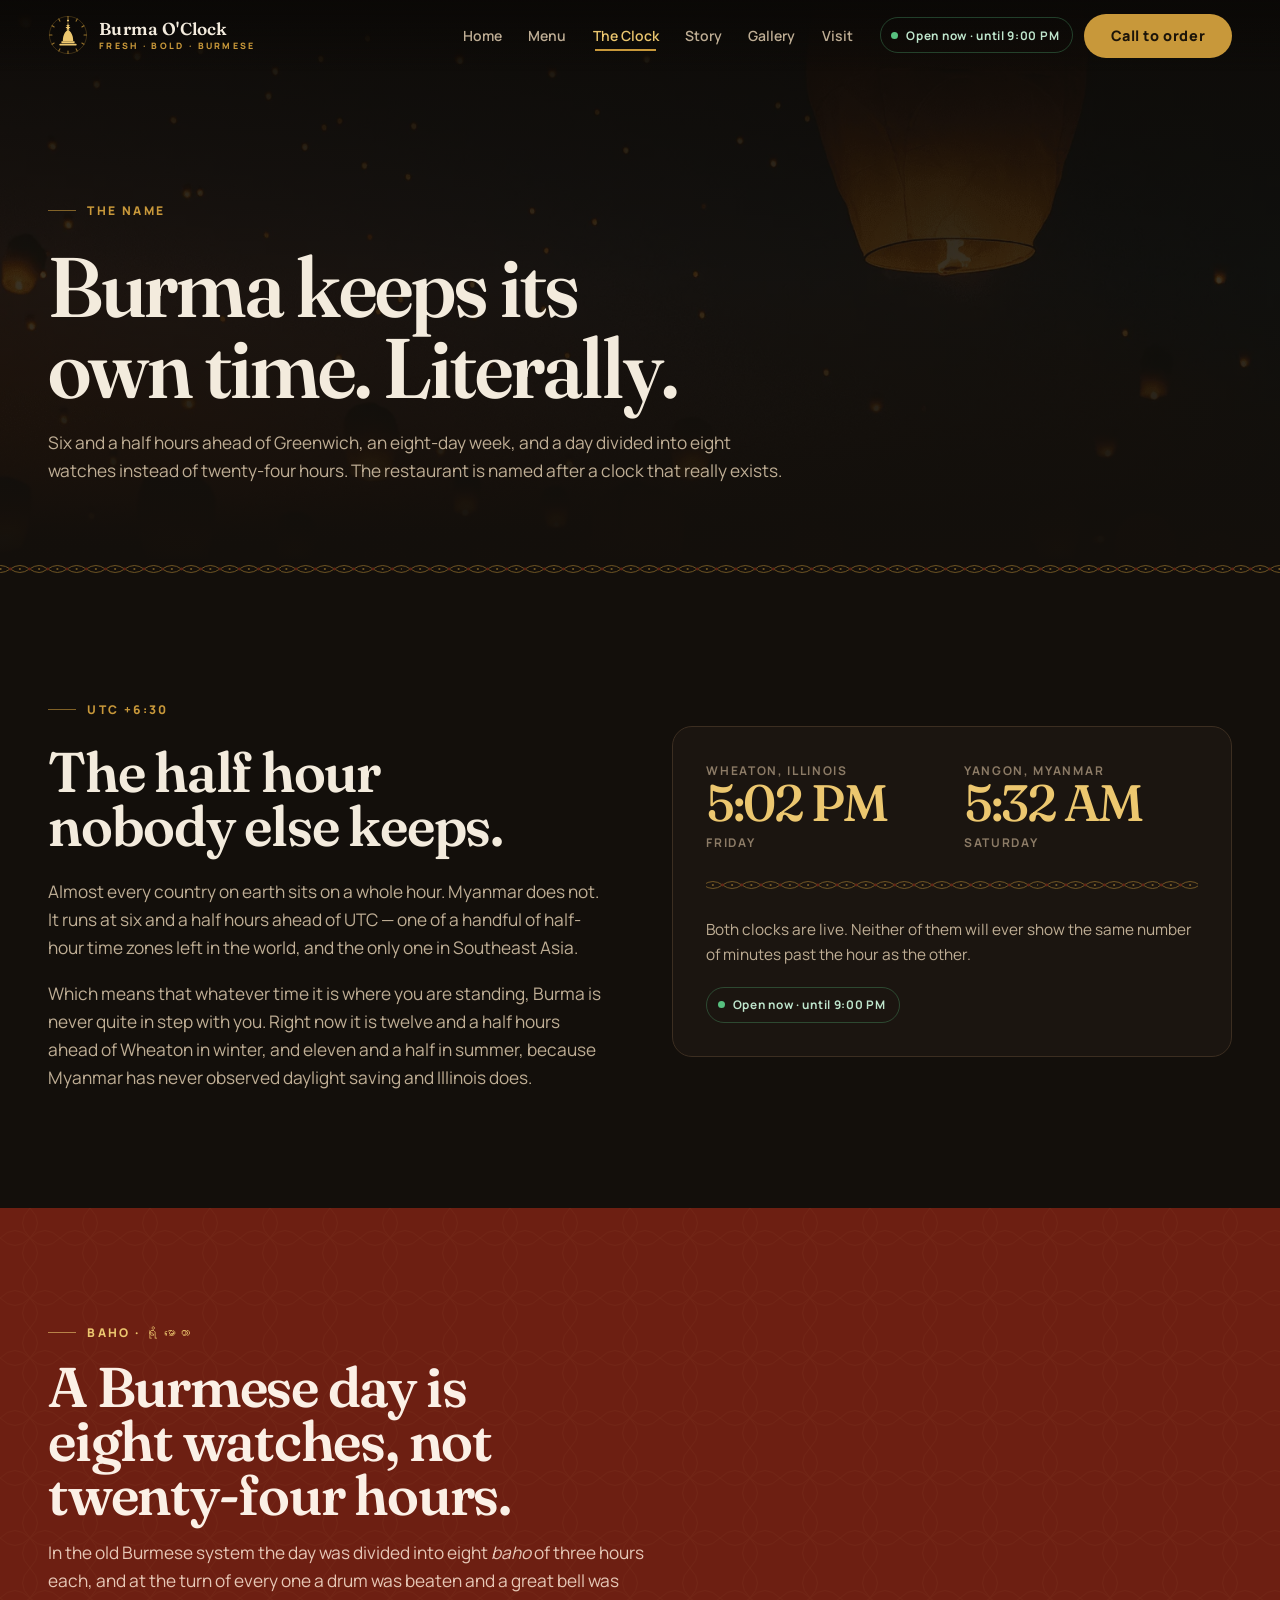
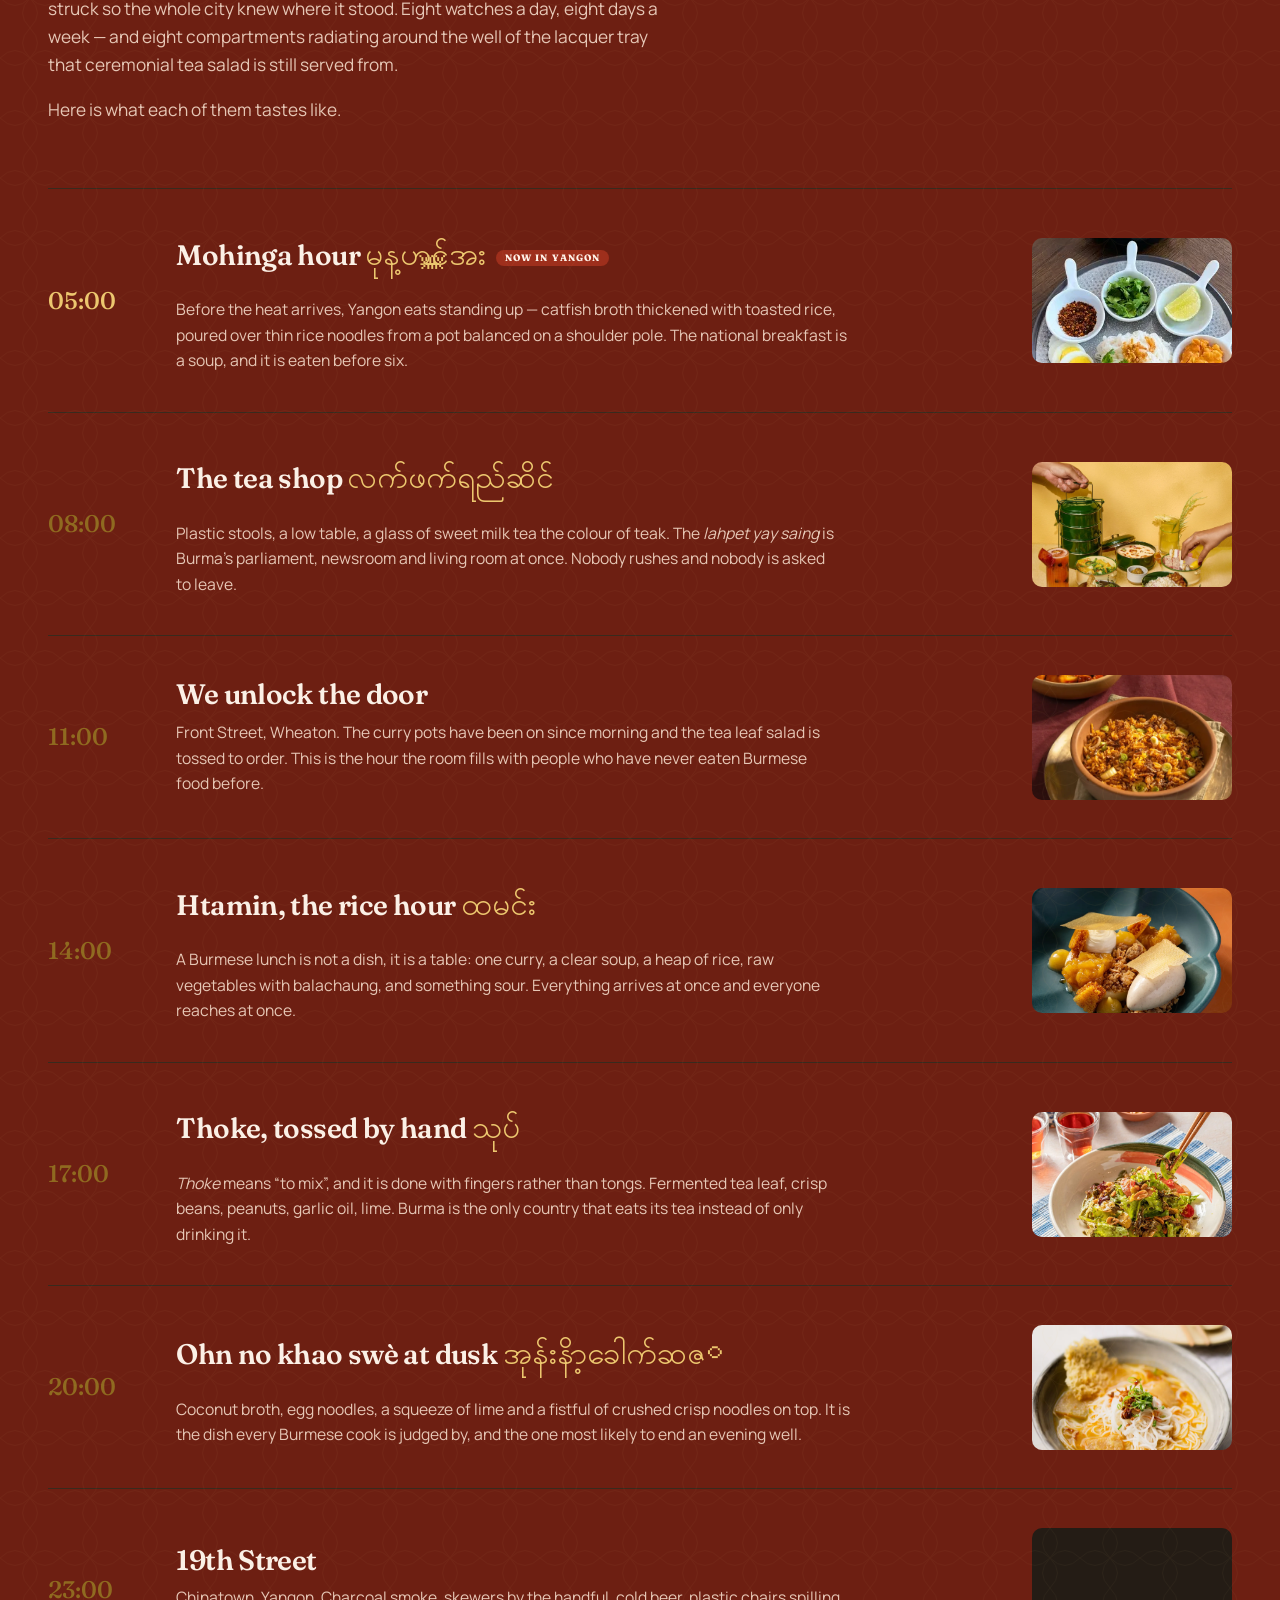
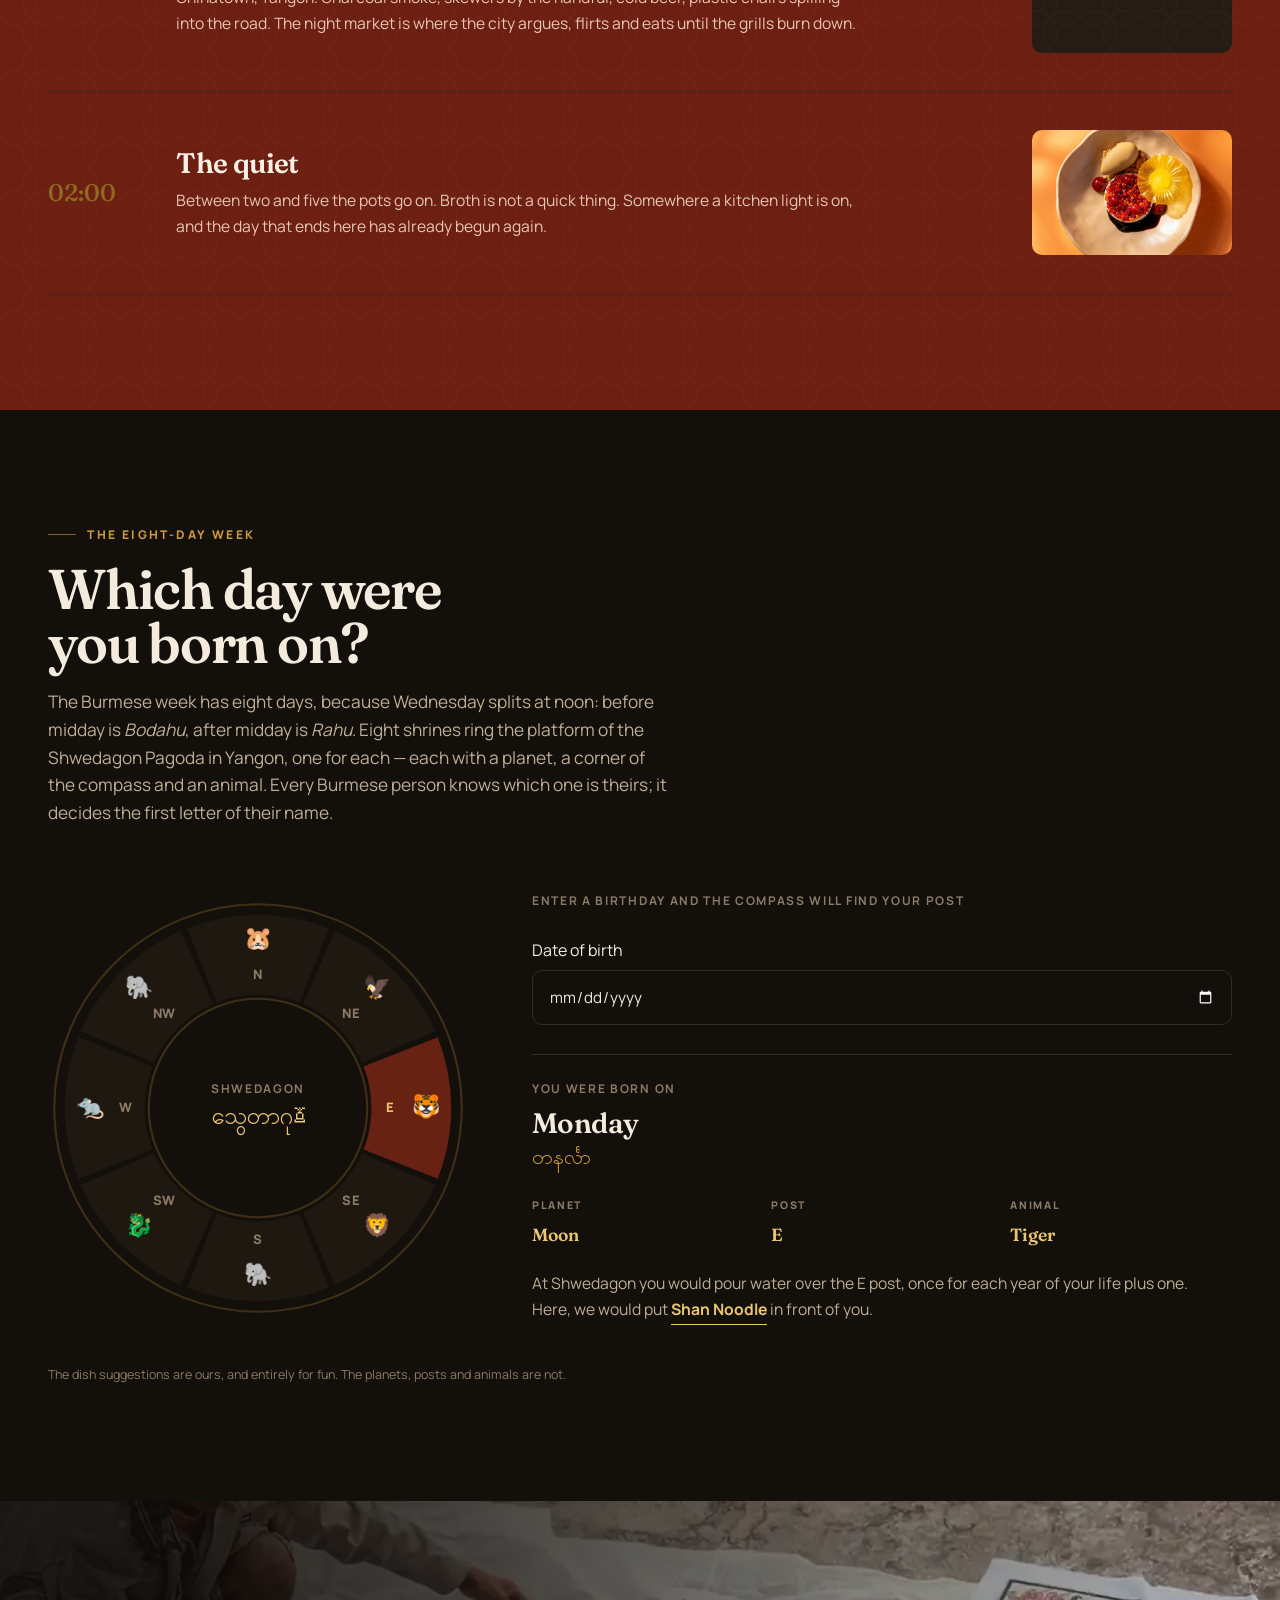
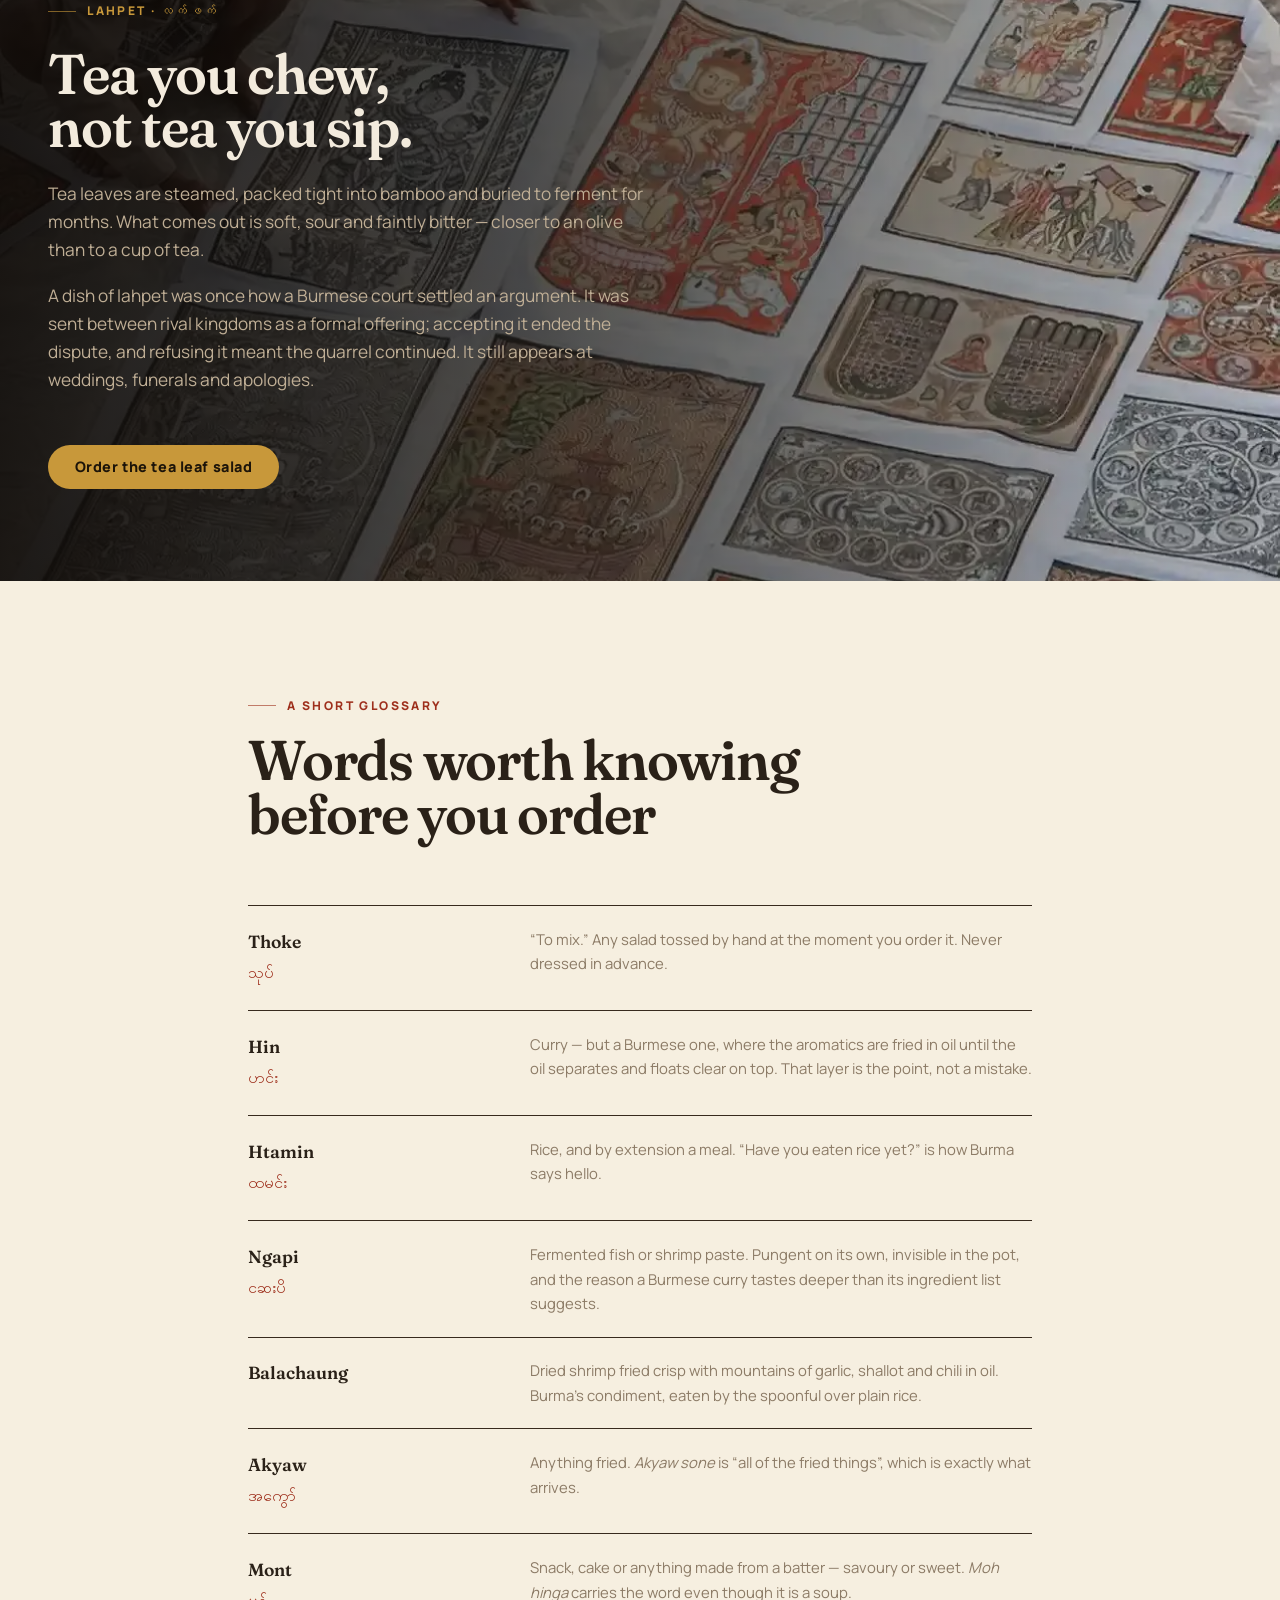
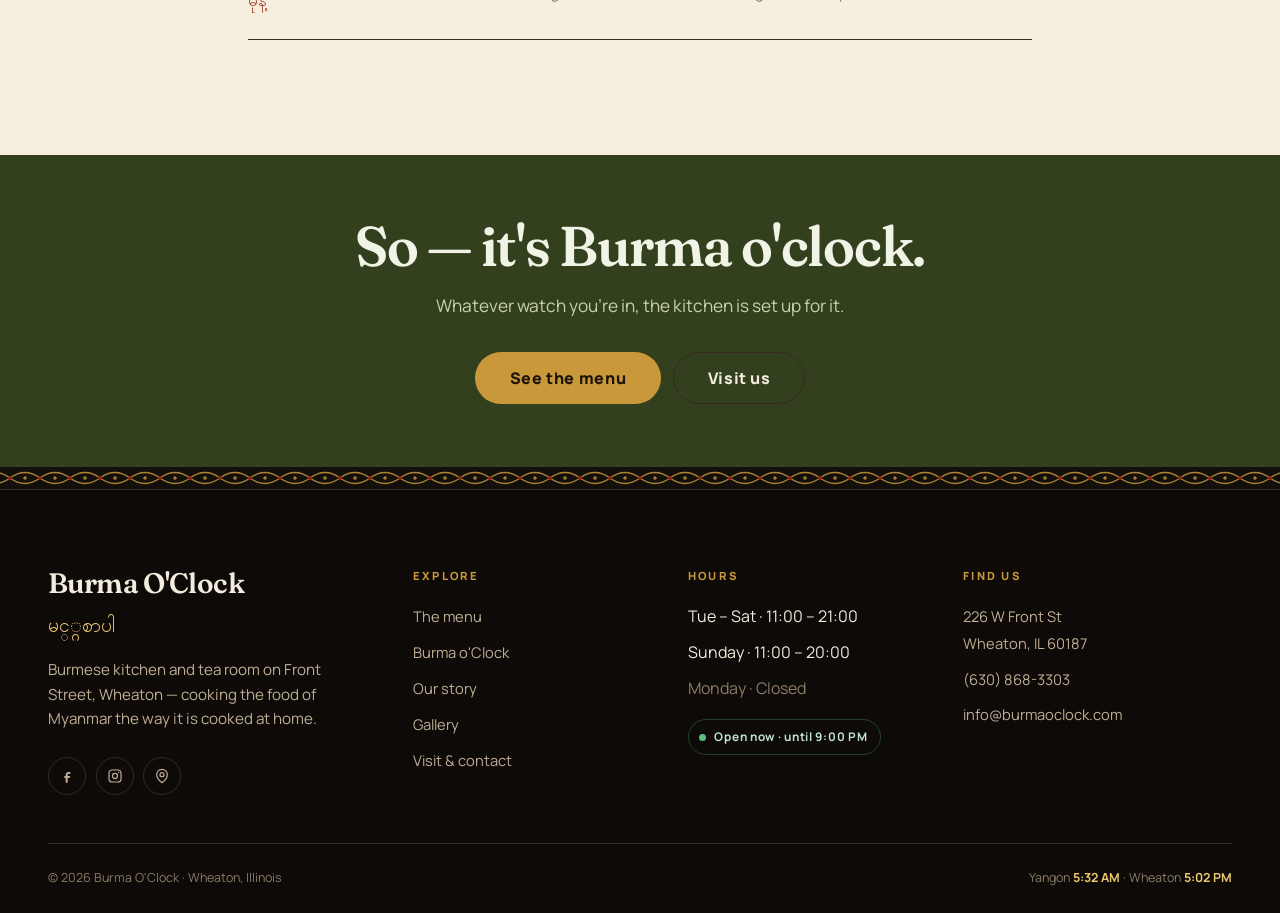
<file: clock.html>
<!doctype html>
<html lang="en">
<head>
<meta charset="utf-8">
<meta name="viewport" content="width=device-width, initial-scale=1">
<title>Burma o'Clock &mdash; the Burmese day, hour by hour</title>
<meta name="description" content="Myanmar runs on its own clock: UTC+6:30, an eight-day week, and a day measured in meals. The story behind the name.">
<meta name="robots" content="noindex, nofollow">
<meta name="theme-color" content="#130f0b">
<link rel="preconnect" href="https://fonts.googleapis.com">
<link rel="preconnect" href="https://fonts.gstatic.com" crossorigin>
<link href="https://fonts.googleapis.com/css2?family=Fraunces:ital,opsz,wght,SOFT,WONK@0,9..144,400..700,0..100,1;1,9..144,400..700,0..100,1&family=Manrope:wght@400..800&family=Padauk:wght@400;700&display=swap" rel="stylesheet">
<link rel="stylesheet" href="assets/css/site.css">
<link rel="icon" href="data:image/svg+xml,%3Csvg xmlns='http://www.w3.org/2000/svg' viewBox='0 0 100 100'%3E%3Crect width='100' height='100' fill='%23130f0b'/%3E%3Ccircle cx='50' cy='50' r='34' fill='none' stroke='%23c8983a' stroke-width='5'/%3E%3Cpath d='M50 22l5 22h-10z' fill='%23c8983a'/%3E%3C/svg%3E">
</head>
<body>
<a class="skip" href="#main">Skip to content</a>

<header class="hdr">
  <div class="hdr__in">
    <a class="brand" href="index.html" aria-label="Burma O'Clock &mdash; home">
      <svg class="brand__mark" viewBox="0 0 100 100" fill="none" aria-hidden="true">
        <g class="ring" stroke="#c8983a">
          <circle cx="50" cy="50" r="46.5" stroke-opacity=".4" stroke-width="1.6"/>
          <g stroke-width="2.6" stroke-linecap="round" stroke-opacity=".75">
            <line x1="50" y1="4" x2="50" y2="10"/><line x1="50" y1="4" x2="50" y2="10" transform="rotate(30 50 50)"/>
            <line x1="50" y1="4" x2="50" y2="10" transform="rotate(60 50 50)"/><line x1="50" y1="4" x2="50" y2="10" transform="rotate(90 50 50)"/>
            <line x1="50" y1="4" x2="50" y2="10" transform="rotate(120 50 50)"/><line x1="50" y1="4" x2="50" y2="10" transform="rotate(150 50 50)"/>
            <line x1="50" y1="4" x2="50" y2="10" transform="rotate(180 50 50)"/><line x1="50" y1="4" x2="50" y2="10" transform="rotate(210 50 50)"/>
            <line x1="50" y1="4" x2="50" y2="10" transform="rotate(240 50 50)"/><line x1="50" y1="4" x2="50" y2="10" transform="rotate(270 50 50)"/>
            <line x1="50" y1="4" x2="50" y2="10" transform="rotate(300 50 50)"/><line x1="50" y1="4" x2="50" y2="10" transform="rotate(330 50 50)"/>
          </g>
        </g>
        <g fill="#ecc76f">
          <rect x="29" y="72" width="42" height="4.5" rx="1"/><rect x="33.5" y="65.5" width="33" height="5" rx="1"/>
          <path d="M37 65.5c0-15 5.5-24 13-28.5 7.5 4.5 13 13.5 13 28.5z"/><path d="M46.5 37 50 17l3.5 20z"/>
          <ellipse cx="50" cy="31" rx="6" ry="1.5"/><ellipse cx="50" cy="26" rx="4.5" ry="1.3"/><circle cx="50" cy="14" r="2.6"/>
        </g>
      </svg>
      <span class="brand__txt"><span class="brand__name">Burma O'Clock</span><span class="brand__sub">FRESH &middot; BOLD &middot; BURMESE</span></span>
    </a>
    <nav class="nav" id="nav">
      <a href="index.html">Home</a>
      <a href="menu.html">Menu</a>
      <a href="clock.html" aria-current="page">The Clock</a>
      <a href="story.html">Story</a>
      <a href="gallery.html">Gallery</a>
      <a href="visit.html">Visit</a>
    </nav>
    <div class="hdr__cta">
      <span class="status" data-status><span class="status__dot"></span><span data-status-text>Checking hours&hellip;</span></span>
      <a class="btn" href="tel:+16308683303">Call to order</a>
      <button class="burger" aria-label="Menu" aria-expanded="false" aria-controls="nav"><span></span></button>
    </div>
  </div>
</header>

<main id="main">
<section class="phero">
  <img src="assets/img/cult/lanterns.webp" alt="" aria-hidden="true">
  <div class="wrap">
    <p class="eyebrow">The name</p>
    <h1 class="display mt-md">Burma keeps its own time. Literally.</h1>
    <p class="lead">
      Six and a half hours ahead of Greenwich, an eight-day week, and a day divided into eight
      watches instead of twenty-four hours. The restaurant is named after a clock that really exists.
    </p>
  </div>
</section>

<div class="acheik acheik--sm" aria-hidden="true"></div>

<!-- ================= THE HALF HOUR ================= -->
<section class="sec">
  <div class="wrap">
    <div class="split">
      <div class="rv">
        <p class="eyebrow">UTC +6:30</p>
        <h2 class="display t-h2 mt-md">The half hour nobody else keeps.</h2>
        <div class="stack mt-md">
          <p class="lead">
            Almost every country on earth sits on a whole hour. Myanmar does not. It runs at
            six and a half hours ahead of UTC &mdash; one of a handful of half-hour time zones left
            in the world, and the only one in Southeast Asia.
          </p>
          <p class="lead">
            Which means that whatever time it is where you are standing, Burma is never quite
            in step with you. Right now it is twelve and a half hours ahead of Wheaton in winter,
            and eleven and a half in summer, because Myanmar has never observed daylight saving
            and Illinois does.
          </p>
        </div>
      </div>

      <div class="card rv rv-d2">
        <div class="grid g-2" style="gap:1.5rem">
          <div>
            <p class="tiny">Wheaton, Illinois</p>
            <p class="clock__time" style="font-size:clamp(2.2rem,5vw,3.2rem)" data-clock="wheaton">&mdash;</p>
            <p class="tiny" style="margin-top:.4rem" data-clock="wheaton-day">&mdash;</p>
          </div>
          <div>
            <p class="tiny">Yangon, Myanmar</p>
            <p class="clock__time" style="font-size:clamp(2.2rem,5vw,3.2rem)" data-clock="yangon">&mdash;</p>
            <p class="tiny" style="margin-top:.4rem" data-clock="yangon-day">&mdash;</p>
          </div>
        </div>
        <div class="acheik acheik--sm" aria-hidden="true" style="margin:1.6rem 0"></div>
        <p class="lead" style="font-size:.96rem">
          Both clocks are live. Neither of them will ever show the same number of minutes past
          the hour as the other.
        </p>
        <p style="margin-top:1.2rem"><span class="status" data-status><span class="status__dot"></span><span data-status-text>&mdash;</span></span></p>
      </div>
    </div>
  </div>
</section>

<!-- ================= THE EIGHT WATCHES ================= -->
<section class="sec sec--lacquer weave">
  <div class="wrap">
    <div class="shead rv">
      <p class="eyebrow">Baho &middot; &#4123;&#4141;&#4143; &#4121;&#4140;&#4145;&#4112;&#4140;</p>
      <h2 class="display t-h2">A Burmese day is eight watches, not twenty-four hours.</h2>
      <p class="lead">
        In the old Burmese system the day was divided into eight <em>baho</em> of three hours
        each, and at the turn of every one a drum was beaten and a great bell was struck so the
        whole city knew where it stood. Eight watches a day, eight days a week &mdash; and eight
        compartments radiating around the well of the lacquer tray that ceremonial tea salad is
        still served from.
      </p>
      <p class="lead">Here is what each of them tastes like.</p>
    </div>

    <div class="rv">
      <div class="watch" data-watch-from="5" data-watch-to="8">
        <p class="watch__t">05:00</p>
        <div>
          <h3 class="display t-h3 watch__title">Mohinga hour <span class="mm" lang="my" style="color:var(--gold-lit)">&#4121;&#4143;&#4116;&#4151;&#4127;&#4100;&#4154;&#4038;&#4129;&#4152;</span></h3>
          <p class="lead" style="font-size:.98rem;margin-top:.6rem">Before the heat arrives, Yangon eats standing up &mdash; catfish broth thickened with toasted rice, poured over thin rice noodles from a pot balanced on a shoulder pole. The national breakfast is a soup, and it is eaten before six.</p>
        </div>
        <figure class="watch__img"><img src="assets/img/food/mohinga.webp" alt="Moh hinga, fish chowder with rice noodles" loading="lazy" decoding="async"></figure>
      </div>

      <div class="watch" data-watch-from="8" data-watch-to="11">
        <p class="watch__t">08:00</p>
        <div>
          <h3 class="display t-h3 watch__title">The tea shop <span class="mm" lang="my" style="color:var(--gold-lit)">&#4124;&#4096;&#4154;&#4118;&#4096;&#4154;&#4123;&#4106;&#4154;&#4102;&#4141;&#4100;&#4154;</span></h3>
          <p class="lead" style="font-size:.98rem;margin-top:.6rem">Plastic stools, a low table, a glass of sweet milk tea the colour of teak. The <em>lahpet yay saing</em> is Burma's parliament, newsroom and living room at once. Nobody rushes and nobody is asked to leave.</p>
        </div>
        <figure class="watch__img"><img src="assets/img/food/tea-tray.webp" alt="A Burmese tea tray" loading="lazy" decoding="async"></figure>
      </div>

      <div class="watch" data-watch-from="11" data-watch-to="14">
        <p class="watch__t">11:00</p>
        <div>
          <h3 class="display t-h3 watch__title">We unlock the door</h3>
          <p class="lead" style="font-size:.98rem;margin-top:.6rem">Front Street, Wheaton. The curry pots have been on since morning and the tea leaf salad is tossed to order. This is the hour the room fills with people who have never eaten Burmese food before.</p>
        </div>
        <figure class="watch__img"><img src="assets/img/food/curry-bowl.webp" alt="A Burmese curry" loading="lazy" decoding="async"></figure>
      </div>

      <div class="watch" data-watch-from="14" data-watch-to="17">
        <p class="watch__t">14:00</p>
        <div>
          <h3 class="display t-h3 watch__title">Htamin, the rice hour <span class="mm" lang="my" style="color:var(--gold-lit)">&#4113;&#4121;&#4100;&#4154;&#4152;</span></h3>
          <p class="lead" style="font-size:.98rem;margin-top:.6rem">A Burmese lunch is not a dish, it is a table: one curry, a clear soup, a heap of rice, raw vegetables with balachaung, and something sour. Everything arrives at once and everyone reaches at once.</p>
        </div>
        <figure class="watch__img"><img src="assets/img/food/spread-green.webp" alt="A Burmese table of curries and rice" loading="lazy" decoding="async"></figure>
      </div>

      <div class="watch" data-watch-from="17" data-watch-to="20">
        <p class="watch__t">17:00</p>
        <div>
          <h3 class="display t-h3 watch__title">Thoke, tossed by hand <span class="mm" lang="my" style="color:var(--gold-lit)">&#4126;&#4143;&#4117;&#4154;</span></h3>
          <p class="lead" style="font-size:.98rem;margin-top:.6rem"><em>Thoke</em> means &ldquo;to mix&rdquo;, and it is done with fingers rather than tongs. Fermented tea leaf, crisp beans, peanuts, garlic oil, lime. Burma is the only country that eats its tea instead of only drinking it.</p>
        </div>
        <figure class="watch__img"><img src="assets/img/food/tealeaf-salad.webp" alt="Tea leaf salad" loading="lazy" decoding="async"></figure>
      </div>

      <div class="watch" data-watch-from="20" data-watch-to="23">
        <p class="watch__t">20:00</p>
        <div>
          <h3 class="display t-h3 watch__title">Ohn no khao sw&egrave; at dusk <span class="mm" lang="my" style="color:var(--gold-lit)">&#4129;&#4143;&#4116;&#4154;&#4152;&#4116;&#4141;&#4140;&#4151;&#4097;&#4145;&#4139;&#4096;&#4154;&#4102;&#4103;&#4032;</span></h3>
          <p class="lead" style="font-size:.98rem;margin-top:.6rem">Coconut broth, egg noodles, a squeeze of lime and a fistful of crushed crisp noodles on top. It is the dish every Burmese cook is judged by, and the one most likely to end an evening well.</p>
        </div>
        <figure class="watch__img"><img src="assets/img/food/khowsuey-2.webp" alt="Coconut noodle soup" loading="lazy" decoding="async"></figure>
      </div>

      <div class="watch" data-watch-from="23" data-watch-to="2">
        <p class="watch__t">23:00</p>
        <div>
          <h3 class="display t-h3 watch__title">19th Street</h3>
          <p class="lead" style="font-size:.98rem;margin-top:.6rem">Chinatown, Yangon. Charcoal smoke, skewers by the handful, cold beer, plastic chairs spilling into the road. The night market is where the city argues, flirts and eats until the grills burn down.</p>
        </div>
        <figure class="watch__img"><img src="assets/img/cult/yangon-night.webp" alt="A Yangon night market" loading="lazy" decoding="async"></figure>
      </div>

      <div class="watch" data-watch-from="2" data-watch-to="5">
        <p class="watch__t">02:00</p>
        <div>
          <h3 class="display t-h3 watch__title">The quiet</h3>
          <p class="lead" style="font-size:.98rem;margin-top:.6rem">Between two and five the pots go on. Broth is not a quick thing. Somewhere a kitchen light is on, and the day that ends here has already begun again.</p>
        </div>
        <figure class="watch__img"><img src="assets/img/food/dessert-2.webp" alt="A Burmese sticky rice dessert" loading="lazy" decoding="async"></figure>
      </div>
    </div>
  </div>
</section>

<!-- ================= THE EIGHT-DAY WEEK ================= -->
<section class="sec">
  <div class="wrap">
    <div class="shead rv">
      <p class="eyebrow">The eight-day week</p>
      <h2 class="display t-h2">Which day were you born on?</h2>
      <p class="lead">
        The Burmese week has eight days, because Wednesday splits at noon: before midday is
        <em>Bodahu</em>, after midday is <em>Rahu</em>. Eight shrines ring the platform of the
        Shwedagon Pagoda in Yangon, one for each &mdash; each with a planet, a corner of the
        compass and an animal. Every Burmese person knows which one is theirs; it decides the
        first letter of their name.
      </p>
    </div>

    <div class="compass">
      <div class="compass__dial rv" data-compass>
        <svg class="compass__svg" viewBox="0 0 100 100" role="img" aria-label="The eight planetary posts of the Shwedagon platform, arranged by compass direction."></svg>
        <div class="compass__mid">
          <p class="tiny">Shwedagon</p>
          <p class="mm" lang="my">&#4126;&#4157;&#4145;&#4112;&#4140;&#4098;&#4143;&#4036;</p>
        </div>
      </div>

      <div class="rv rv-d2">
        <p class="tiny">Enter a birthday and the compass will find your post</p>
        <div class="birth">
          <label class="field">
            <span>Date of birth</span>
            <input type="date" data-birth max="2026-12-31">
          </label>
          <label class="field" data-wed hidden style="flex:0 0 auto">
            <span>Born after midday?</span>
            <span class="pill" style="padding:.65rem 1rem">
              <input type="checkbox" data-wed-pm style="width:auto;accent-color:var(--lacquer-lit)">
              Yes &mdash; that makes it Rahu
            </span>
          </label>
        </div>
        <div class="result" data-compass-out aria-live="polite"></div>
      </div>
    </div>

    <p class="formnote mt-lg" style="margin-top:2.5rem">
      The dish suggestions are ours, and entirely for fun. The planets, posts and animals are not.
    </p>
  </div>
</section>

<!-- ================= LAHPET ================= -->
<section class="fullbleed">
  <img src="assets/img/cult/tea-pressing.webp" alt="" aria-hidden="true" loading="lazy">
  <div class="wrap">
    <div style="max-width:600px" class="rv">
      <p class="eyebrow">Lahpet &middot; &#4124;&#4096;&#4154;&#4118;&#4096;&#4154;</p>
      <h2 class="display t-h2 mt-md">Tea you chew, not tea you sip.</h2>
      <div class="stack mt-md">
        <p class="lead">
          Tea leaves are steamed, packed tight into bamboo and buried to ferment for months.
          What comes out is soft, sour and faintly bitter &mdash; closer to an olive than to a cup of tea.
        </p>
        <p class="lead">
          A dish of lahpet was once how a Burmese court settled an argument. It was sent between
          rival kingdoms as a formal offering; accepting it ended the dispute, and refusing it
          meant the quarrel continued. It still appears at weddings, funerals and apologies.
        </p>
      </div>
      <div class="mt-lg"><a class="btn" href="menu.html#salads">Order the tea leaf salad</a></div>
    </div>
  </div>
</section>

<!-- ================= GLOSSARY ================= -->
<section class="sec sec--cream">
  <div class="wrap wrap--narrow">
    <div class="shead rv">
      <p class="eyebrow">A short glossary</p>
      <h2 class="display t-h2">Words worth knowing before you order</h2>
    </div>
    <ul class="gloss rv">
      <li>
        <div><b>Thoke</b><span class="mm" lang="my" style="color:var(--lacquer)">&#4126;&#4143;&#4117;&#4154;</span></div>
        <p>&ldquo;To mix.&rdquo; Any salad tossed by hand at the moment you order it. Never dressed in advance.</p>
      </li>
      <li>
        <div><b>Hin</b><span class="mm" lang="my" style="color:var(--lacquer)">&#4127;&#4100;&#4154;&#4152;</span></div>
        <p>Curry &mdash; but a Burmese one, where the aromatics are fried in oil until the oil separates and floats clear on top. That layer is the point, not a mistake.</p>
      </li>
      <li>
        <div><b>Htamin</b><span class="mm" lang="my" style="color:var(--lacquer)">&#4113;&#4121;&#4100;&#4154;&#4152;</span></div>
        <p>Rice, and by extension a meal. &ldquo;Have you eaten rice yet?&rdquo; is how Burma says hello.</p>
      </li>
      <li>
        <div><b>Ngapi</b><span class="mm" lang="my" style="color:var(--lacquer)">&#4100;&#4102;&#4152;&#4117;&#4141;</span></div>
        <p>Fermented fish or shrimp paste. Pungent on its own, invisible in the pot, and the reason a Burmese curry tastes deeper than its ingredient list suggests.</p>
      </li>
      <li>
        <div><b>Balachaung</b></div>
        <p>Dried shrimp fried crisp with mountains of garlic, shallot and chili in oil. Burma's condiment, eaten by the spoonful over plain rice.</p>
      </li>
      <li>
        <div><b>Akyaw</b><span class="mm" lang="my" style="color:var(--lacquer)">&#4129;&#4096;&#4157;&#4145;&#4140;&#4154;</span></div>
        <p>Anything fried. <em>Akyaw sone</em> is &ldquo;all of the fried things&rdquo;, which is exactly what arrives.</p>
      </li>
      <li>
        <div><b>Mont</b><span class="mm" lang="my" style="color:var(--lacquer)">&#4121;&#4143;&#4116;&#4154;&#4151;</span></div>
        <p>Snack, cake or anything made from a batter &mdash; savoury or sweet. <em>Moh hinga</em> carries the word even though it is a soup.</p>
      </li>
    </ul>
  </div>
</section>

<section class="sec sec--tight sec--jade">
  <div class="wrap center">
    <h2 class="display t-h2 rv">So &mdash; it's Burma o'clock.</h2>
    <p class="lead rv rv-d1" style="margin:1.2rem auto 0">Whatever watch you're in, the kitchen is set up for it.</p>
    <div class="hero__acts rv rv-d2" style="justify-content:center;margin-top:2rem">
      <a class="btn btn--lg" href="menu.html">See the menu</a>
      <a class="btn btn--ghost btn--lg" href="visit.html">Visit us</a>
    </div>
  </div>
</section>

</main>

<div class="acheik" aria-hidden="true"></div>
<footer class="ftr">
  <div class="wrap">
    <div class="ftr__grid">
      <div>
        <p class="display t-h3">Burma O'Clock</p>
        <p class="mm gold" style="font-size:1.2rem;margin-top:.6rem" lang="my">&#4121;&#4100;&#4153;&#4153;&#4098;&#4101;&#4140;&#4117;&#4139;</p>
        <p class="lead" style="font-size:.95rem;margin-top:.8rem">Burmese kitchen and tea room on Front Street, Wheaton &mdash; cooking the food of Myanmar the way it is cooked at home.</p>
        <div class="socials" style="margin-top:1.6rem">
          <a href="https://www.facebook.com/" target="_blank" rel="noopener" aria-label="Facebook"><svg viewBox="0 0 24 24" fill="currentColor"><path d="M14 9h3V6h-3c-2.2 0-4 1.8-4 4v2H8v3h2v7h3v-7h3l1-3h-4v-2c0-.6.4-1 1-1z"/></svg></a>
          <a href="https://www.instagram.com/" target="_blank" rel="noopener" aria-label="Instagram"><svg viewBox="0 0 24 24" fill="none" stroke="currentColor" stroke-width="1.8"><rect x="3" y="3" width="18" height="18" rx="5"/><circle cx="12" cy="12" r="3.8"/><circle cx="17.4" cy="6.6" r="1" fill="currentColor" stroke="none"/></svg></a>
          <a href="https://maps.google.com/?q=226+W+Front+St+Wheaton+IL+60187" target="_blank" rel="noopener" aria-label="Google Maps"><svg viewBox="0 0 24 24" fill="none" stroke="currentColor" stroke-width="1.8"><path d="M20 10c0 6-8 12-8 12S4 16 4 10a8 8 0 1 1 16 0z"/><circle cx="12" cy="10" r="3"/></svg></a>
        </div>
      </div>
      <div><h4>Explore</h4><ul>
        <li><a href="menu.html">The menu</a></li><li><a href="clock.html">Burma o'Clock</a></li>
        <li><a href="story.html">Our story</a></li><li><a href="gallery.html">Gallery</a></li><li><a href="visit.html">Visit &amp; contact</a></li>
      </ul></div>
      <div><h4>Hours</h4><ul>
        <li>Tue &ndash; Sat &middot; 11:00 &ndash; 21:00</li><li>Sunday &middot; 11:00 &ndash; 20:00</li><li style="color:var(--fg-faint)">Monday &middot; Closed</li>
      </ul><p style="margin-top:1.1rem"><span class="status" data-status><span class="status__dot"></span><span data-status-text>&mdash;</span></span></p></div>
      <div><h4>Find us</h4><ul>
        <li><a href="https://maps.google.com/?q=226+W+Front+St+Wheaton+IL+60187" target="_blank" rel="noopener">226 W Front St<br>Wheaton, IL 60187</a></li>
        <li><a href="tel:+16308683303">(630) 868-3303</a></li><li><a href="mailto:info@burmaoclock.com">info@burmaoclock.com</a></li>
      </ul></div>
    </div>
    <div class="ftr__bar">
      <p>&copy; <span data-year>2026</span> Burma O'Clock &middot; Wheaton, Illinois</p>
      <p>Yangon <b class="gold" data-clock="yangon">&mdash;</b> &middot; Wheaton <b class="gold" data-clock="wheaton">&mdash;</b></p>
    </div>
  </div>
</footer>

<div class="orderbar">
  <a class="btn btn--ghost" href="menu.html">Menu</a>
  <a class="btn" href="tel:+16308683303">Call to order</a>
</div>

<script src="assets/js/site.js"></script>
</body>
</html>
</file>
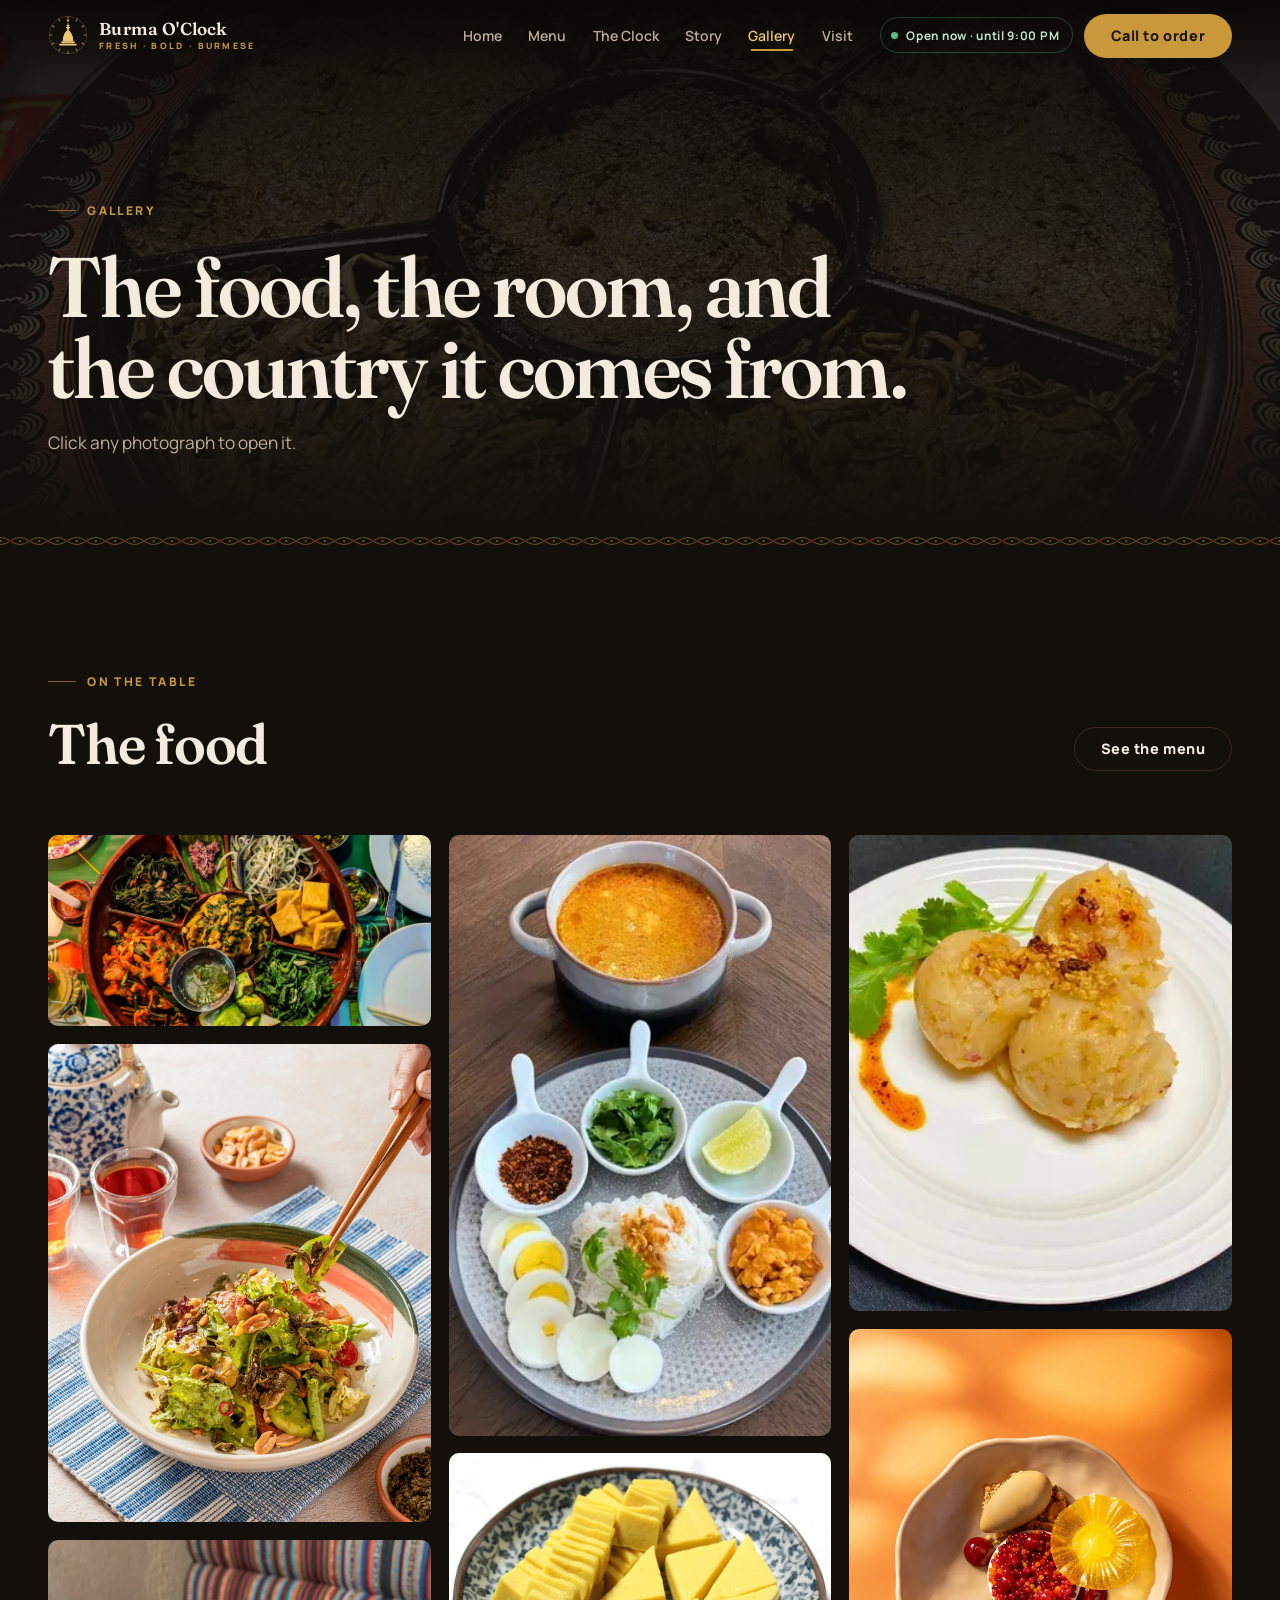
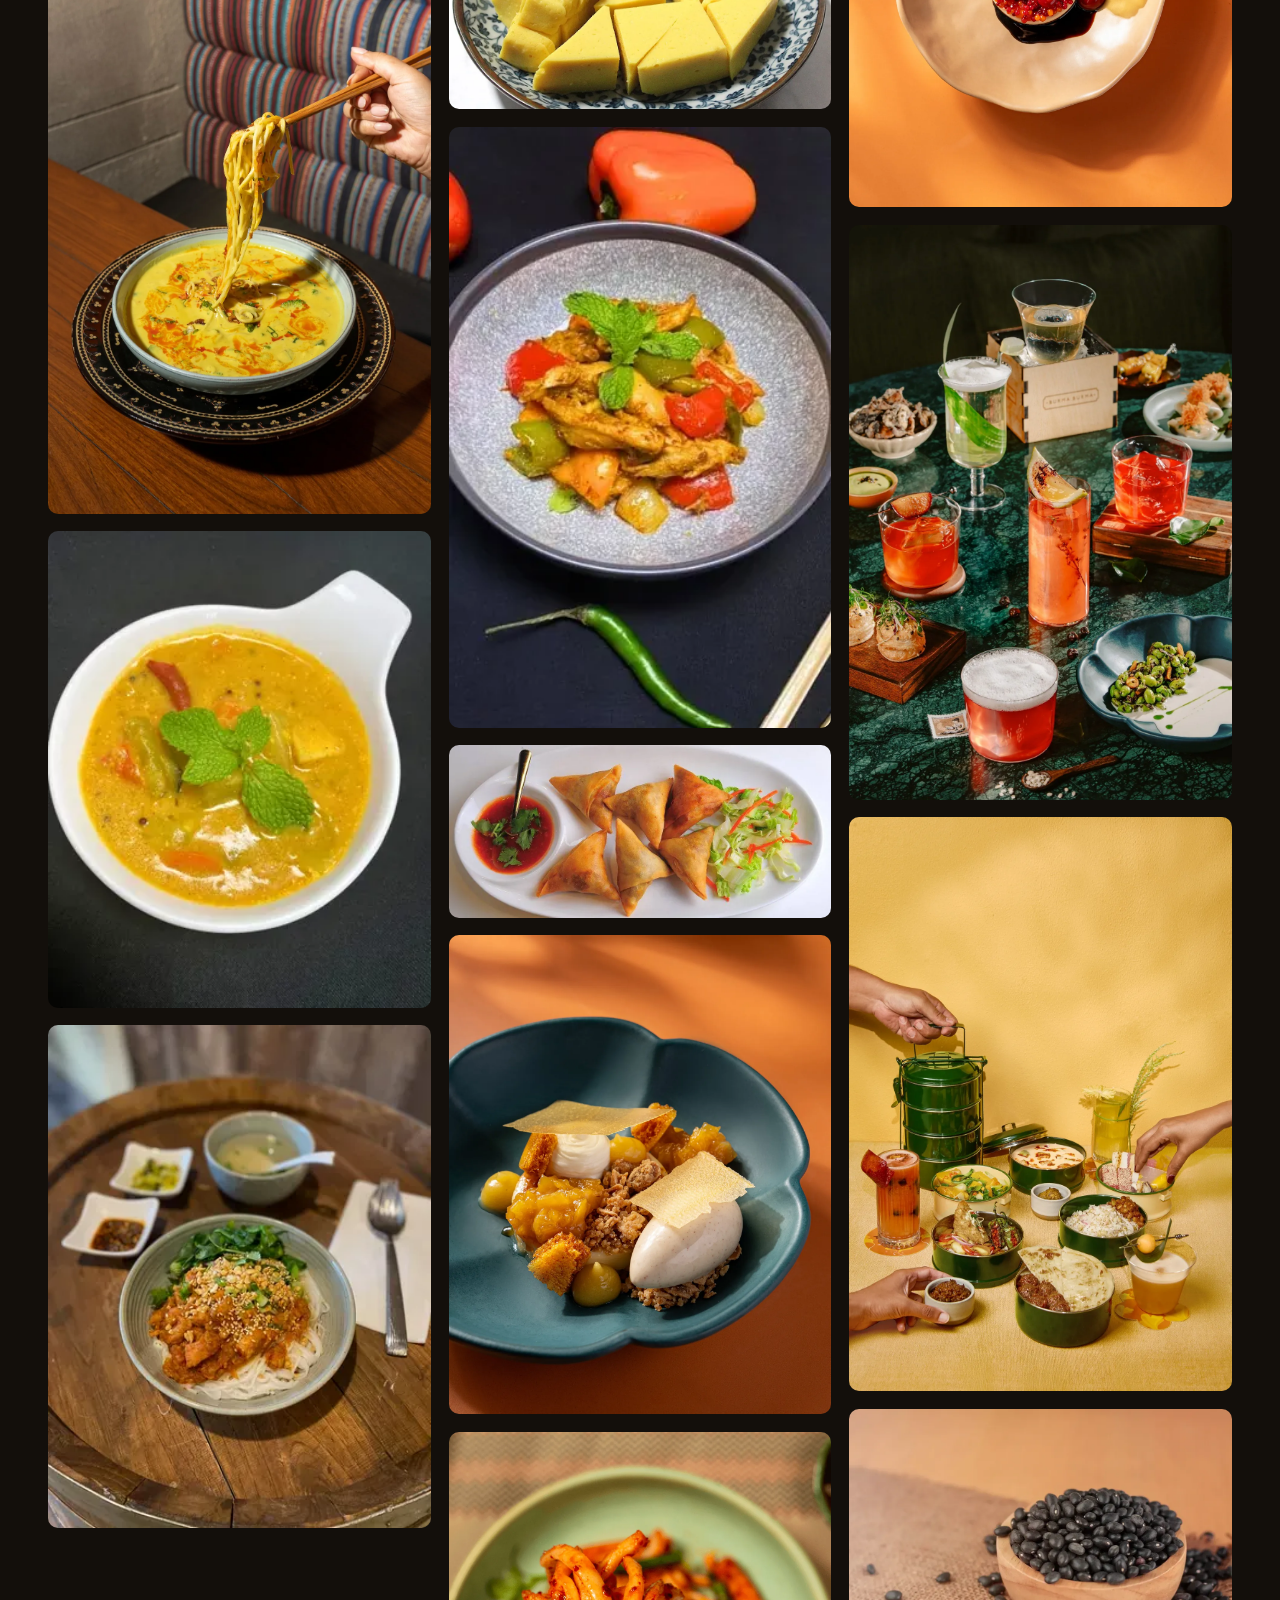
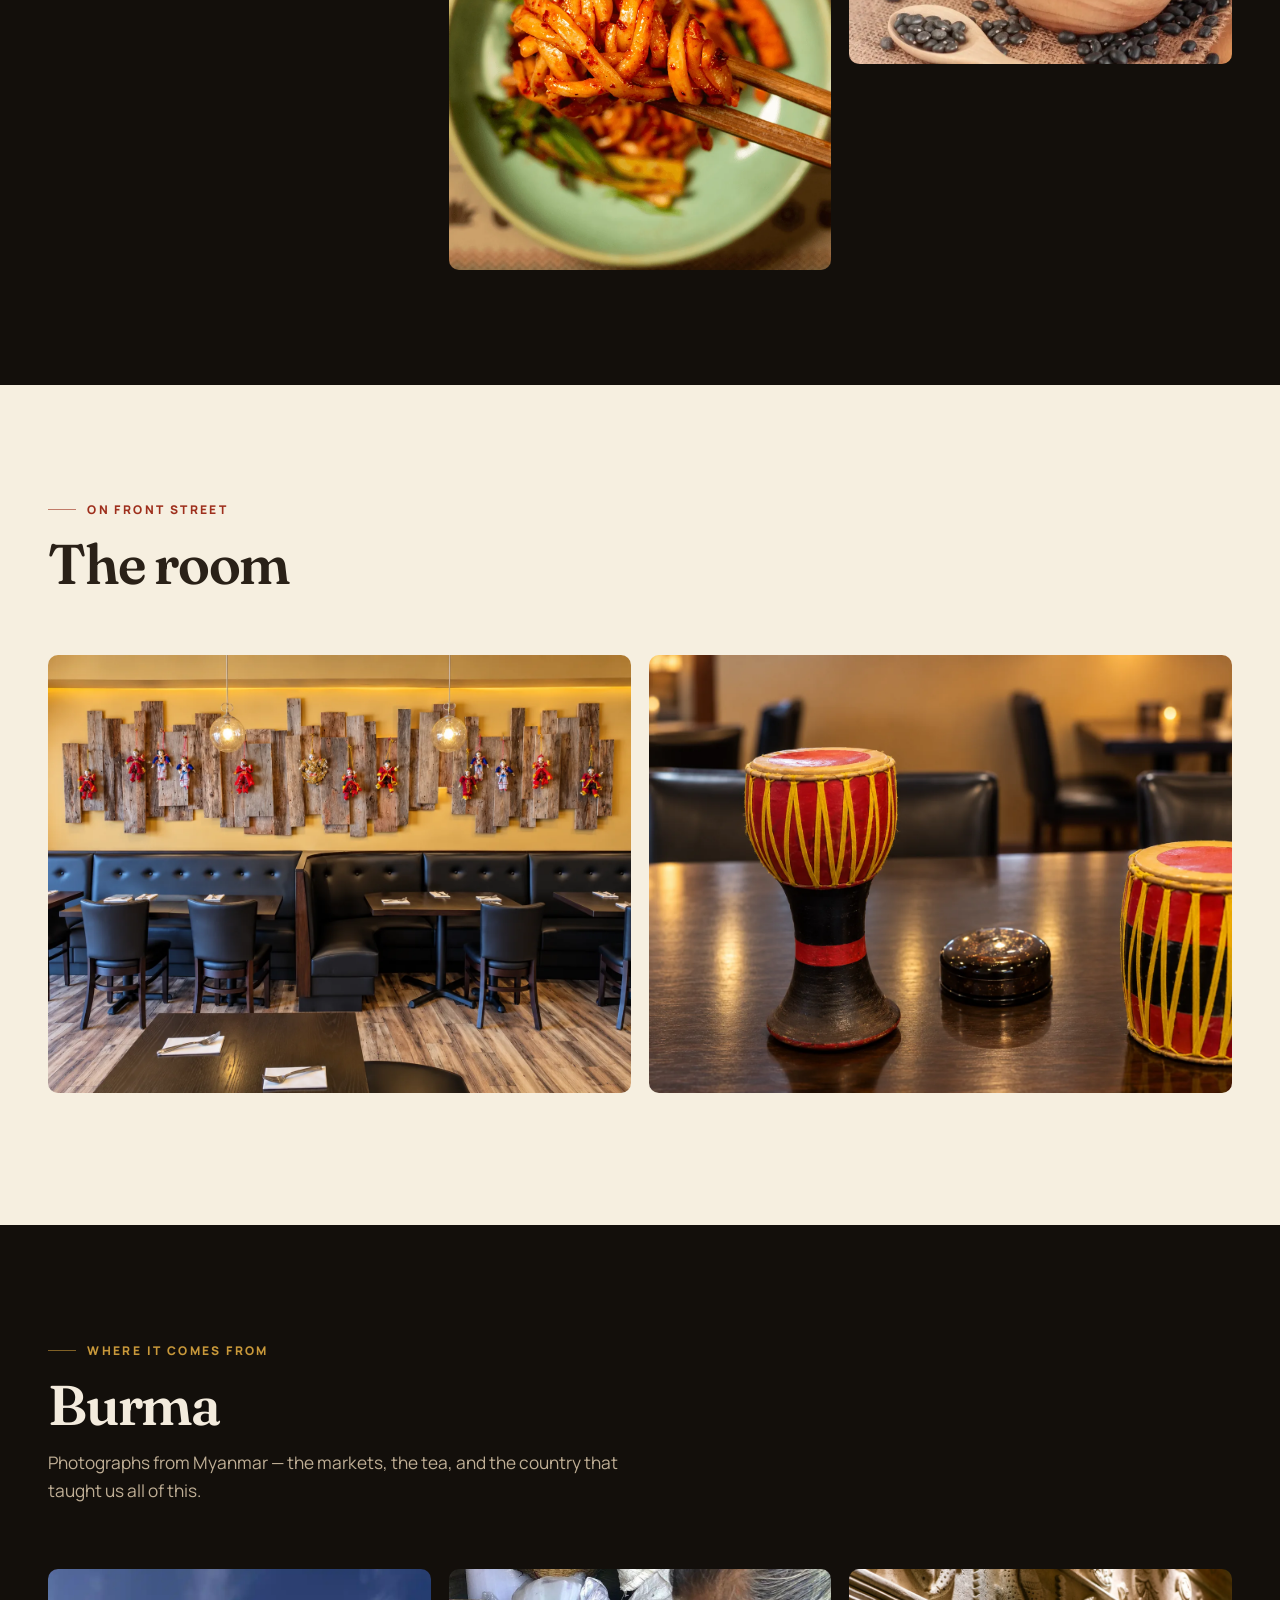
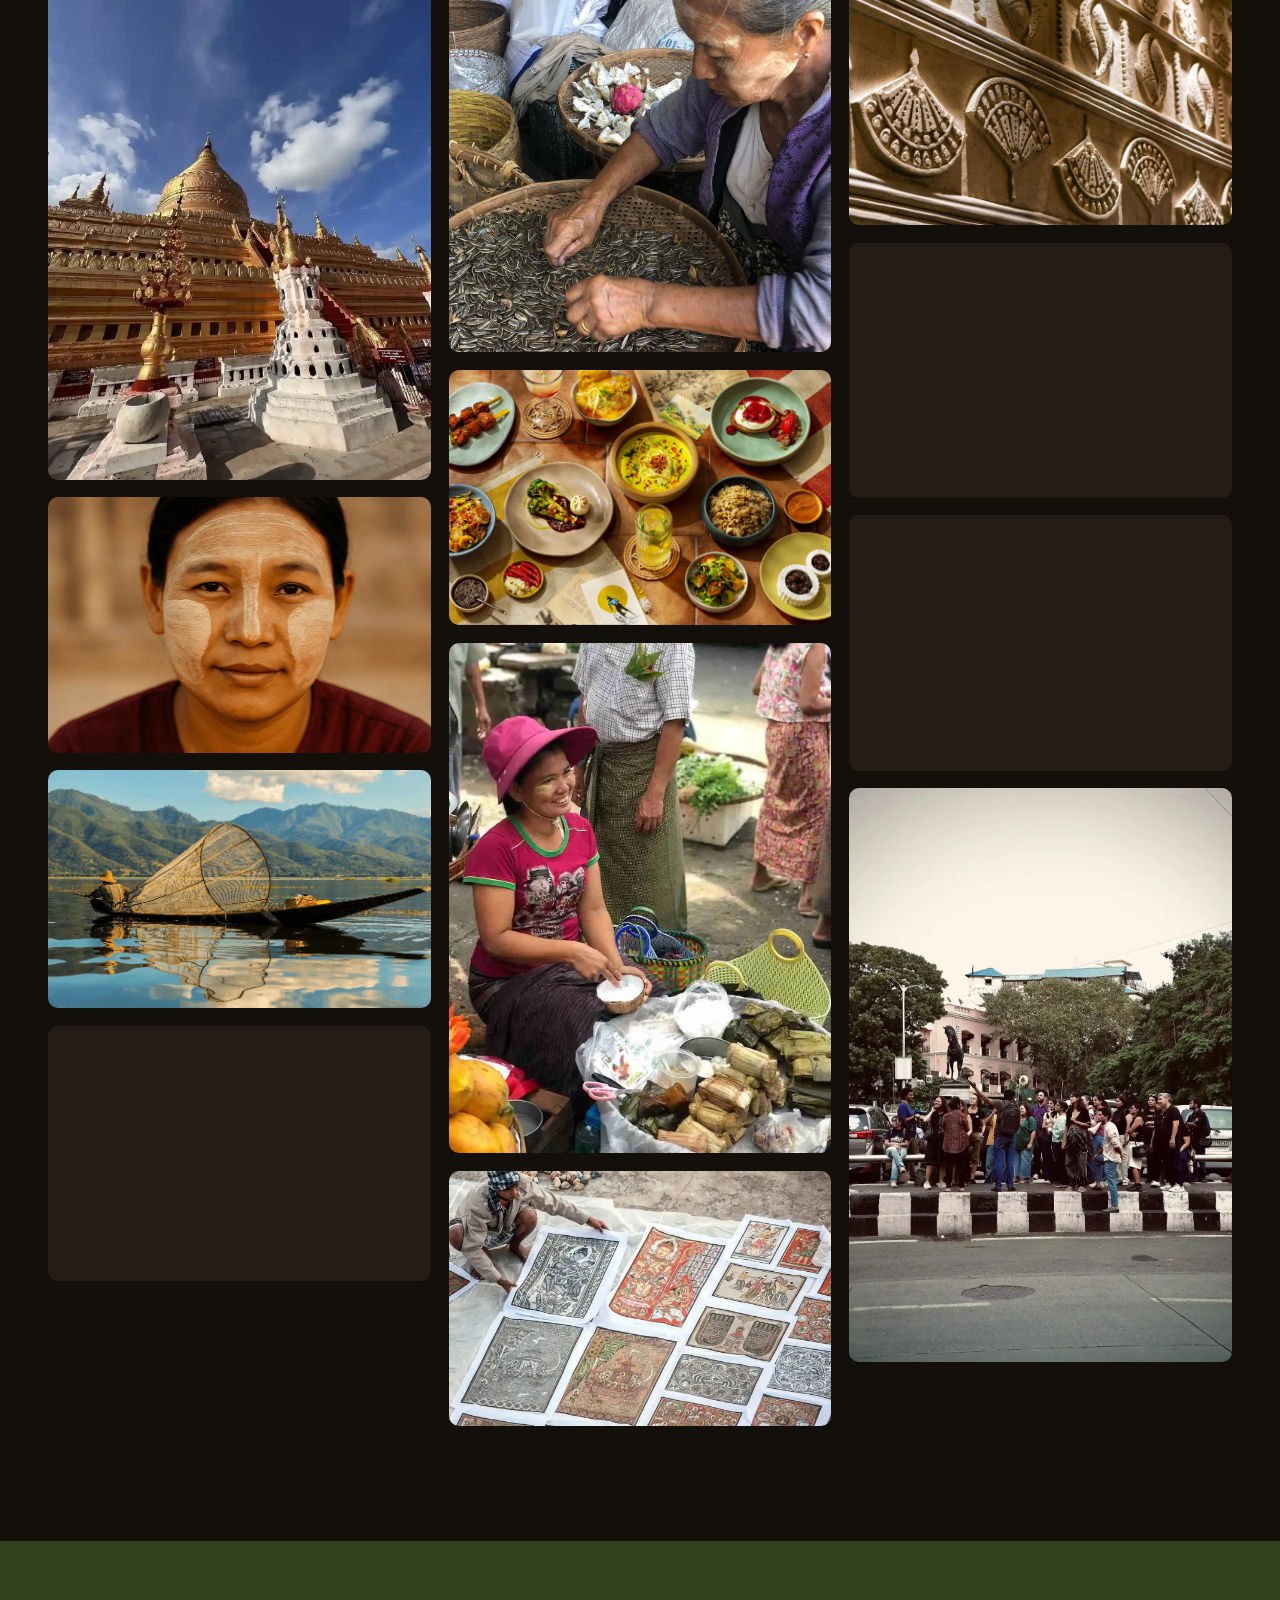
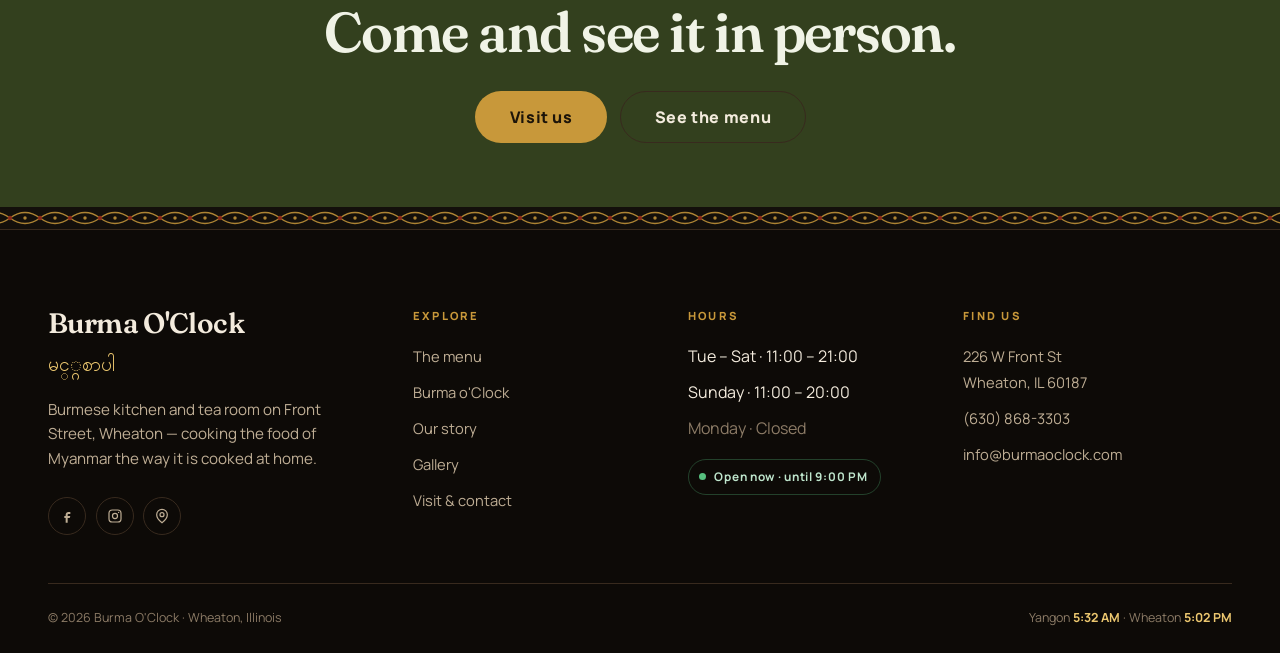
<file: gallery.html>
<!doctype html>
<html lang="en">
<head>
<meta charset="utf-8">
<meta name="viewport" content="width=device-width, initial-scale=1">
<title>Gallery &mdash; Burma O'Clock</title>
<meta name="description" content="The food, the room, and the country it comes from.">
<meta name="robots" content="noindex, nofollow">
<meta name="theme-color" content="#130f0b">
<link rel="preconnect" href="https://fonts.googleapis.com">
<link rel="preconnect" href="https://fonts.gstatic.com" crossorigin>
<link href="https://fonts.googleapis.com/css2?family=Fraunces:ital,opsz,wght,SOFT,WONK@0,9..144,400..700,0..100,1;1,9..144,400..700,0..100,1&family=Manrope:wght@400..800&family=Padauk:wght@400;700&display=swap" rel="stylesheet">
<link rel="stylesheet" href="assets/css/site.css">
<link rel="icon" href="data:image/svg+xml,%3Csvg xmlns='http://www.w3.org/2000/svg' viewBox='0 0 100 100'%3E%3Crect width='100' height='100' fill='%23130f0b'/%3E%3Ccircle cx='50' cy='50' r='34' fill='none' stroke='%23c8983a' stroke-width='5'/%3E%3Cpath d='M50 22l5 22h-10z' fill='%23c8983a'/%3E%3C/svg%3E">
</head>
<body>
<a class="skip" href="#main">Skip to content</a>

<header class="hdr">
  <div class="hdr__in">
    <a class="brand" href="index.html" aria-label="Burma O'Clock &mdash; home">
      <svg class="brand__mark" viewBox="0 0 100 100" fill="none" aria-hidden="true">
        <g class="ring" stroke="#c8983a">
          <circle cx="50" cy="50" r="46.5" stroke-opacity=".4" stroke-width="1.6"/>
          <g stroke-width="2.6" stroke-linecap="round" stroke-opacity=".75">
            <line x1="50" y1="4" x2="50" y2="10"/><line x1="50" y1="4" x2="50" y2="10" transform="rotate(30 50 50)"/>
            <line x1="50" y1="4" x2="50" y2="10" transform="rotate(60 50 50)"/><line x1="50" y1="4" x2="50" y2="10" transform="rotate(90 50 50)"/>
            <line x1="50" y1="4" x2="50" y2="10" transform="rotate(120 50 50)"/><line x1="50" y1="4" x2="50" y2="10" transform="rotate(150 50 50)"/>
            <line x1="50" y1="4" x2="50" y2="10" transform="rotate(180 50 50)"/><line x1="50" y1="4" x2="50" y2="10" transform="rotate(210 50 50)"/>
            <line x1="50" y1="4" x2="50" y2="10" transform="rotate(240 50 50)"/><line x1="50" y1="4" x2="50" y2="10" transform="rotate(270 50 50)"/>
            <line x1="50" y1="4" x2="50" y2="10" transform="rotate(300 50 50)"/><line x1="50" y1="4" x2="50" y2="10" transform="rotate(330 50 50)"/>
          </g>
        </g>
        <g fill="#ecc76f">
          <rect x="29" y="72" width="42" height="4.5" rx="1"/><rect x="33.5" y="65.5" width="33" height="5" rx="1"/>
          <path d="M37 65.5c0-15 5.5-24 13-28.5 7.5 4.5 13 13.5 13 28.5z"/><path d="M46.5 37 50 17l3.5 20z"/>
          <ellipse cx="50" cy="31" rx="6" ry="1.5"/><ellipse cx="50" cy="26" rx="4.5" ry="1.3"/><circle cx="50" cy="14" r="2.6"/>
        </g>
      </svg>
      <span class="brand__txt"><span class="brand__name">Burma O'Clock</span><span class="brand__sub">FRESH &middot; BOLD &middot; BURMESE</span></span>
    </a>
    <nav class="nav" id="nav">
      <a href="index.html">Home</a>
      <a href="menu.html">Menu</a>
      <a href="clock.html">The Clock</a>
      <a href="story.html">Story</a>
      <a href="gallery.html" aria-current="page">Gallery</a>
      <a href="visit.html">Visit</a>
    </nav>
    <div class="hdr__cta">
      <span class="status" data-status><span class="status__dot"></span><span data-status-text>Checking hours&hellip;</span></span>
      <a class="btn" href="tel:+16308683303">Call to order</a>
      <button class="burger" aria-label="Menu" aria-expanded="false" aria-controls="nav"><span></span></button>
    </div>
  </div>
</header>

<main id="main">
<section class="phero">
  <img src="assets/img/food/lacquer-tray.webp" alt="" aria-hidden="true">
  <div class="wrap">
    <p class="eyebrow">Gallery</p>
    <h1 class="display mt-md">The food, the room, and the country it comes from.</h1>
    <p class="lead">Click any photograph to open it.</p>
  </div>
</section>

<div class="acheik acheik--sm" aria-hidden="true"></div>

<!-- ================= THE FOOD ================= -->
<section class="sec">
  <div class="wrap wrap--wide">
    <div class="shead shead--split rv">
      <div>
        <p class="eyebrow">On the table</p>
        <h2 class="display t-h2 mt-md">The food</h2>
      </div>
      <a class="btn btn--ghost" href="menu.html">See the menu</a>
    </div>

    <div class="gal rv" data-gallery>
      <figure><img src="assets/img/food/hero-platter.webp" alt="An overhead Burmese spread on a lacquer tray" loading="lazy" decoding="async"><figcaption>A whole table, put down at once &mdash; the way Burma eats</figcaption></figure>
      <figure><img src="assets/img/food/tealeaf-salad.webp" alt="Tea leaf salad" loading="lazy" decoding="async"><figcaption>Tea Leaf Salad &mdash; fermented lahpet, tossed by hand</figcaption></figure>
      <figure><img src="assets/img/food/khowsuey-lift.webp" alt="Noodles lifted from a bowl" loading="lazy" decoding="async"><figcaption>Coconut noodle soup, mid-lift</figcaption></figure>
      <figure><img src="assets/img/food/curry.webp" alt="Burmese red pork curry" loading="lazy" decoding="async"><figcaption>Pork Curry &mdash; the house signature</figcaption></figure>
      <figure><img src="assets/img/food/shan-noodle.webp" alt="Shan noodles" loading="lazy" decoding="async"><figcaption>Shan Noodle, from the hills of Shan State</figcaption></figure>
      <figure><img src="assets/img/food/mohinga.webp" alt="Moh hinga fish chowder" loading="lazy" decoding="async"><figcaption>Moh Hinga &mdash; Burma's national breakfast</figcaption></figure>
      <figure><img src="assets/img/food/shan-tofu.webp" alt="Slices of Shan tofu" loading="lazy" decoding="async"><figcaption>Shan tofu, made from chickpea flour rather than soy</figcaption></figure>
      <figure><img src="assets/img/food/kebat.webp" alt="Chicken kebat" loading="lazy" decoding="async"><figcaption>Chicken Kebat &mdash; yoghurt, bell pepper, mint</figcaption></figure>
      <figure><img src="assets/img/food/samosa.webp" alt="Burmese fritters and samosas" loading="lazy" decoding="async"><figcaption>Akyaw &mdash; all of the fried things</figcaption></figure>
      <figure><img src="assets/img/food/spread-green.webp" alt="A Burmese table of curries and rice" loading="lazy" decoding="async"><figcaption>One curry, one rice, one salad</figcaption></figure>
      <figure><img src="assets/img/food/noodles-chopsticks.webp" alt="Noodles being lifted with chopsticks" loading="lazy" decoding="async"><figcaption>Garlic noodles</figcaption></figure>
      <figure><img src="assets/img/food/potatoes.webp" alt="Burmese mashed potatoes" loading="lazy" decoding="async"><figcaption>Aloo Htaung &mdash; chili and crisp garlic oil</figcaption></figure>
      <figure><img src="assets/img/food/dessert-2.webp" alt="A Burmese sticky rice dessert" loading="lazy" decoding="async"><figcaption>Black sticky rice pudding with coconut milk</figcaption></figure>
      <figure><img src="assets/img/food/drinks.webp" alt="Cold Burmese drinks" loading="lazy" decoding="async"><figcaption>Grass jelly, iced milk tea, falooda</figcaption></figure>
      <figure><img src="assets/img/food/tea-tray.webp" alt="A Burmese tea tray" loading="lazy" decoding="async"><figcaption>Tea, served the tea-shop way</figcaption></figure>
      <figure><img src="assets/img/food/fermented-beans.webp" alt="Fermented beans in a wooden bowl" loading="lazy" decoding="async"><figcaption>Fermenting is not a technique here, it is the grammar</figcaption></figure>
    </div>
  </div>
</section>

<!-- ================= THE ROOM ================= -->
<section class="sec sec--cream">
  <div class="wrap wrap--wide">
    <div class="shead rv">
      <p class="eyebrow">On Front Street</p>
      <h2 class="display t-h2">The room</h2>
    </div>
    <div class="gal rv" data-gallery style="columns:2">
      <figure><img src="assets/img/place/interior-1.webp" alt="The dining room at Burma O'Clock" loading="lazy" decoding="async"><figcaption>226 W Front Street, Wheaton</figcaption></figure>
      <figure><img src="assets/img/place/interior-2.webp" alt="A corner of the dining room" loading="lazy" decoding="async"><figcaption>Teak tones and lacquer red</figcaption></figure>
    </div>
  </div>
</section>

<!-- ================= BURMA ================= -->
<section class="sec">
  <div class="wrap wrap--wide">
    <div class="shead rv">
      <p class="eyebrow">Where it comes from</p>
      <h2 class="display t-h2">Burma</h2>
      <p class="lead">Photographs from Myanmar &mdash; the markets, the tea, and the country that taught us all of this.</p>
    </div>
    <div class="gal rv" data-gallery>
      <figure><img src="assets/img/cult/shwedagon.webp" alt="The Shwedagon Pagoda in Yangon" loading="lazy" decoding="async"><figcaption>Shwedagon, Yangon &mdash; eight planetary posts ring its platform</figcaption></figure>
      <figure><img src="assets/img/cult/thanaka-portrait.webp" alt="A woman wearing thanaka on her cheeks" loading="lazy" decoding="async"><figcaption>Thanaka &mdash; ground bark, worn against the sun for two thousand years</figcaption></figure>
      <figure><img src="assets/img/cult/inle-lake.webp" alt="A leg-rowing fisherman on Inle Lake" loading="lazy" decoding="async"><figcaption>Inle Lake, Shan State &mdash; rowed with one leg, so both hands stay free</figcaption></figure>
      <figure><img src="assets/img/cult/lanterns.webp" alt="Sky lanterns released at night" loading="lazy" decoding="async"><figcaption>Thadingyut &mdash; the festival of lights that ends Buddhist Lent</figcaption></figure>
      <figure><img src="assets/img/cult/tea-sorting.webp" alt="Hands sorting fermented tea leaves on a tray" loading="lazy" decoding="async"><figcaption>Sorting lahpet by hand</figcaption></figure>
      <figure><img src="assets/img/cult/yangon-night.webp" alt="A night market in Yangon" loading="lazy" decoding="async"><figcaption>19th Street after dark</figcaption></figure>
      <figure><img src="assets/img/cult/street-vendor.webp" alt="A street vendor in Myanmar" loading="lazy" decoding="async"><figcaption>Breakfast, carried on a shoulder pole</figcaption></figure>
      <figure><img src="assets/img/cult/tea-pressing.webp" alt="Tea leaves being pressed" loading="lazy" decoding="async"><figcaption>Pressing tea for fermenting</figcaption></figure>
      <figure><img src="assets/img/cult/carved-relief.webp" alt="A carved relief wall" loading="lazy" decoding="async"><figcaption>Carving is one of the <em>pan s&egrave; myo</em> &mdash; Burma's ten traditional arts</figcaption></figure>
      <figure><img src="assets/img/cult/textile.webp" alt="A brightly patterned Burmese textile" loading="lazy" decoding="async"><figcaption>The woven wave that runs across this site is <em>acheik</em>, from the court longyi</figcaption></figure>
      <figure><img src="assets/img/cult/parabaik.webp" alt="Burmese manuscript pages" loading="lazy" decoding="async"><figcaption>Parabaik &mdash; folded manuscript books</figcaption></figure>
      <figure><img src="assets/img/cult/street-2.webp" alt="A street scene in Myanmar" loading="lazy" decoding="async"><figcaption>Downtown Yangon</figcaption></figure>
    </div>
  </div>
</section>

<section class="sec sec--tight sec--jade">
  <div class="wrap center">
    <h2 class="display t-h2 rv">Come and see it in person.</h2>
    <div class="hero__acts rv rv-d1" style="justify-content:center;margin-top:2rem">
      <a class="btn btn--lg" href="visit.html">Visit us</a>
      <a class="btn btn--ghost btn--lg" href="menu.html">See the menu</a>
    </div>
  </div>
</section>

</main>

<div class="acheik" aria-hidden="true"></div>
<footer class="ftr">
  <div class="wrap">
    <div class="ftr__grid">
      <div>
        <p class="display t-h3">Burma O'Clock</p>
        <p class="mm gold" style="font-size:1.2rem;margin-top:.6rem" lang="my">&#4121;&#4100;&#4153;&#4153;&#4098;&#4101;&#4140;&#4117;&#4139;</p>
        <p class="lead" style="font-size:.95rem;margin-top:.8rem">Burmese kitchen and tea room on Front Street, Wheaton &mdash; cooking the food of Myanmar the way it is cooked at home.</p>
        <div class="socials" style="margin-top:1.6rem">
          <a href="https://www.facebook.com/" target="_blank" rel="noopener" aria-label="Facebook"><svg viewBox="0 0 24 24" fill="currentColor"><path d="M14 9h3V6h-3c-2.2 0-4 1.8-4 4v2H8v3h2v7h3v-7h3l1-3h-4v-2c0-.6.4-1 1-1z"/></svg></a>
          <a href="https://www.instagram.com/" target="_blank" rel="noopener" aria-label="Instagram"><svg viewBox="0 0 24 24" fill="none" stroke="currentColor" stroke-width="1.8"><rect x="3" y="3" width="18" height="18" rx="5"/><circle cx="12" cy="12" r="3.8"/><circle cx="17.4" cy="6.6" r="1" fill="currentColor" stroke="none"/></svg></a>
          <a href="https://maps.google.com/?q=226+W+Front+St+Wheaton+IL+60187" target="_blank" rel="noopener" aria-label="Google Maps"><svg viewBox="0 0 24 24" fill="none" stroke="currentColor" stroke-width="1.8"><path d="M20 10c0 6-8 12-8 12S4 16 4 10a8 8 0 1 1 16 0z"/><circle cx="12" cy="10" r="3"/></svg></a>
        </div>
      </div>
      <div><h4>Explore</h4><ul>
        <li><a href="menu.html">The menu</a></li><li><a href="clock.html">Burma o'Clock</a></li>
        <li><a href="story.html">Our story</a></li><li><a href="gallery.html">Gallery</a></li><li><a href="visit.html">Visit &amp; contact</a></li>
      </ul></div>
      <div><h4>Hours</h4><ul>
        <li>Tue &ndash; Sat &middot; 11:00 &ndash; 21:00</li><li>Sunday &middot; 11:00 &ndash; 20:00</li><li style="color:var(--fg-faint)">Monday &middot; Closed</li>
      </ul><p style="margin-top:1.1rem"><span class="status" data-status><span class="status__dot"></span><span data-status-text>&mdash;</span></span></p></div>
      <div><h4>Find us</h4><ul>
        <li><a href="https://maps.google.com/?q=226+W+Front+St+Wheaton+IL+60187" target="_blank" rel="noopener">226 W Front St<br>Wheaton, IL 60187</a></li>
        <li><a href="tel:+16308683303">(630) 868-3303</a></li><li><a href="mailto:info@burmaoclock.com">info@burmaoclock.com</a></li>
      </ul></div>
    </div>
    <div class="ftr__bar">
      <p>&copy; <span data-year>2026</span> Burma O'Clock &middot; Wheaton, Illinois</p>
      <p>Yangon <b class="gold" data-clock="yangon">&mdash;</b> &middot; Wheaton <b class="gold" data-clock="wheaton">&mdash;</b></p>
    </div>
  </div>
</footer>

<div class="orderbar">
  <a class="btn btn--ghost" href="menu.html">Menu</a>
  <a class="btn" href="tel:+16308683303">Call to order</a>
</div>

<script src="assets/js/site.js"></script>
</body>
</html>
</file>
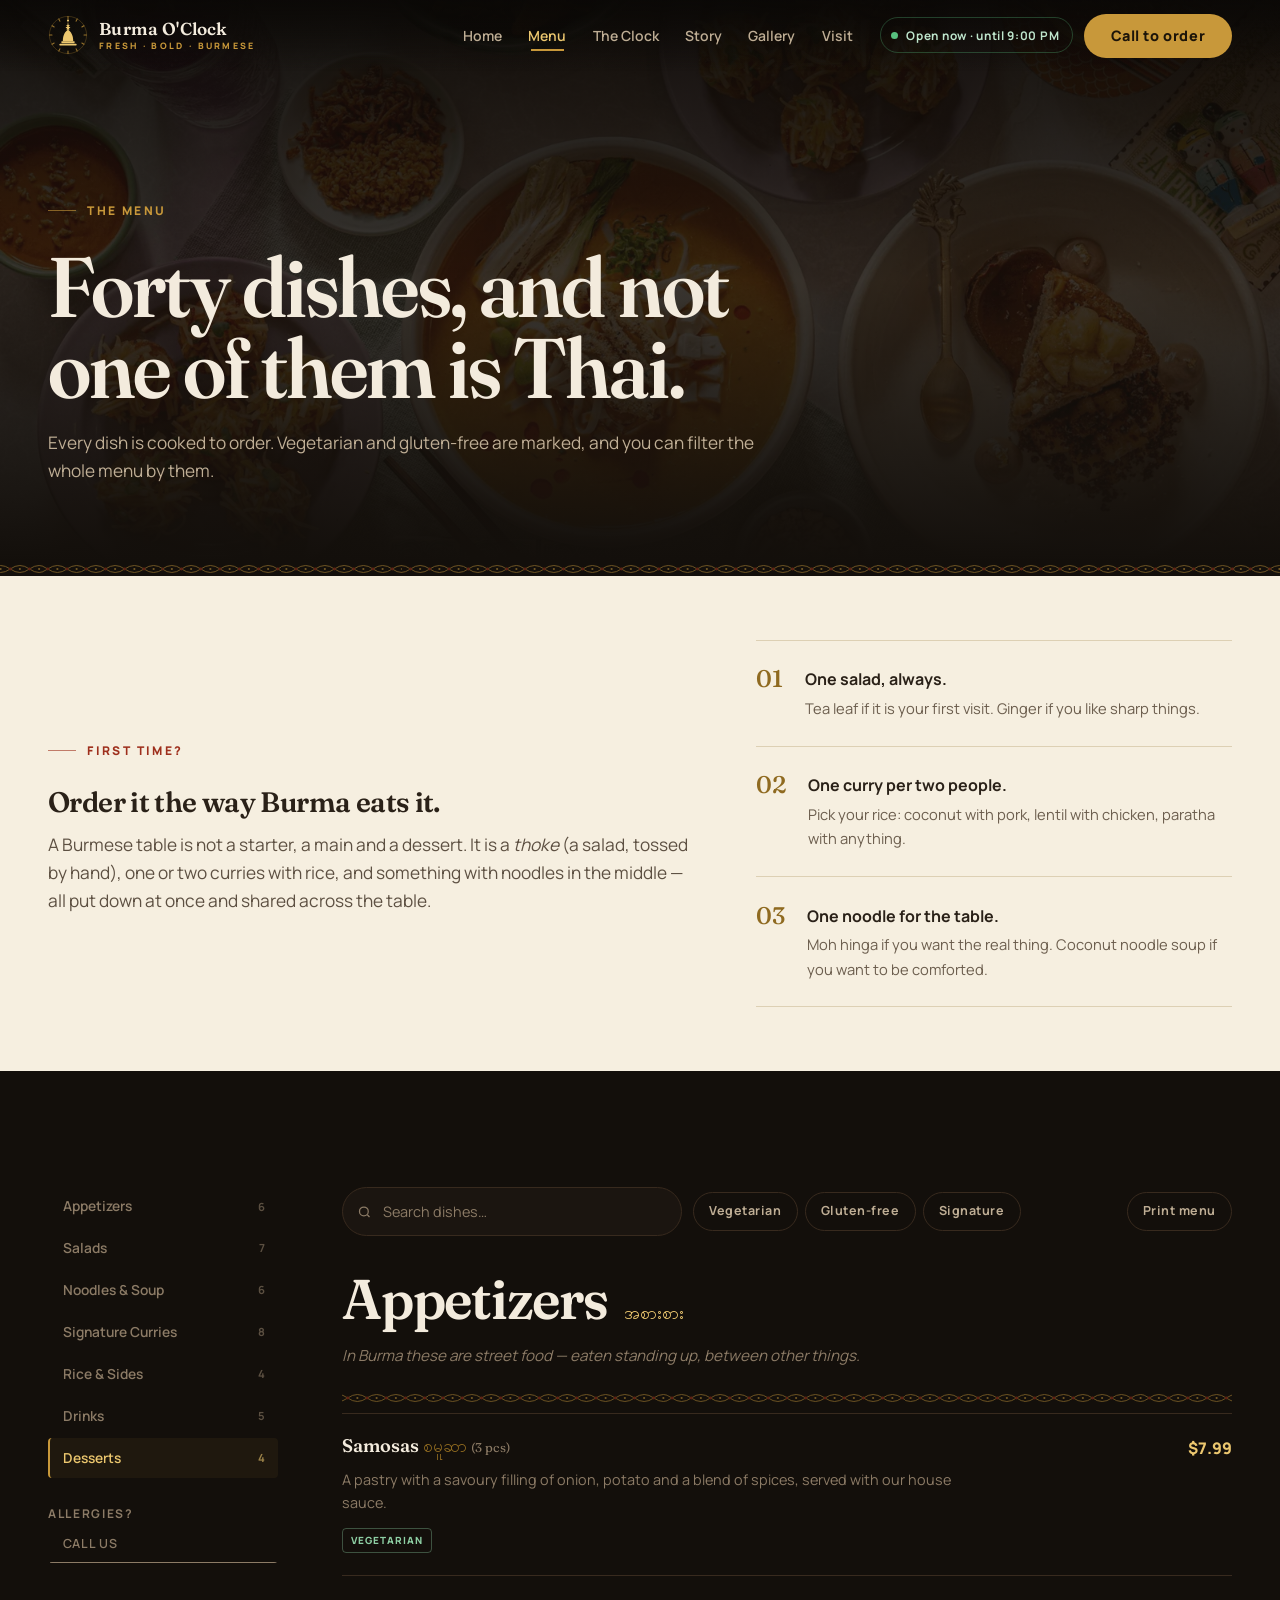
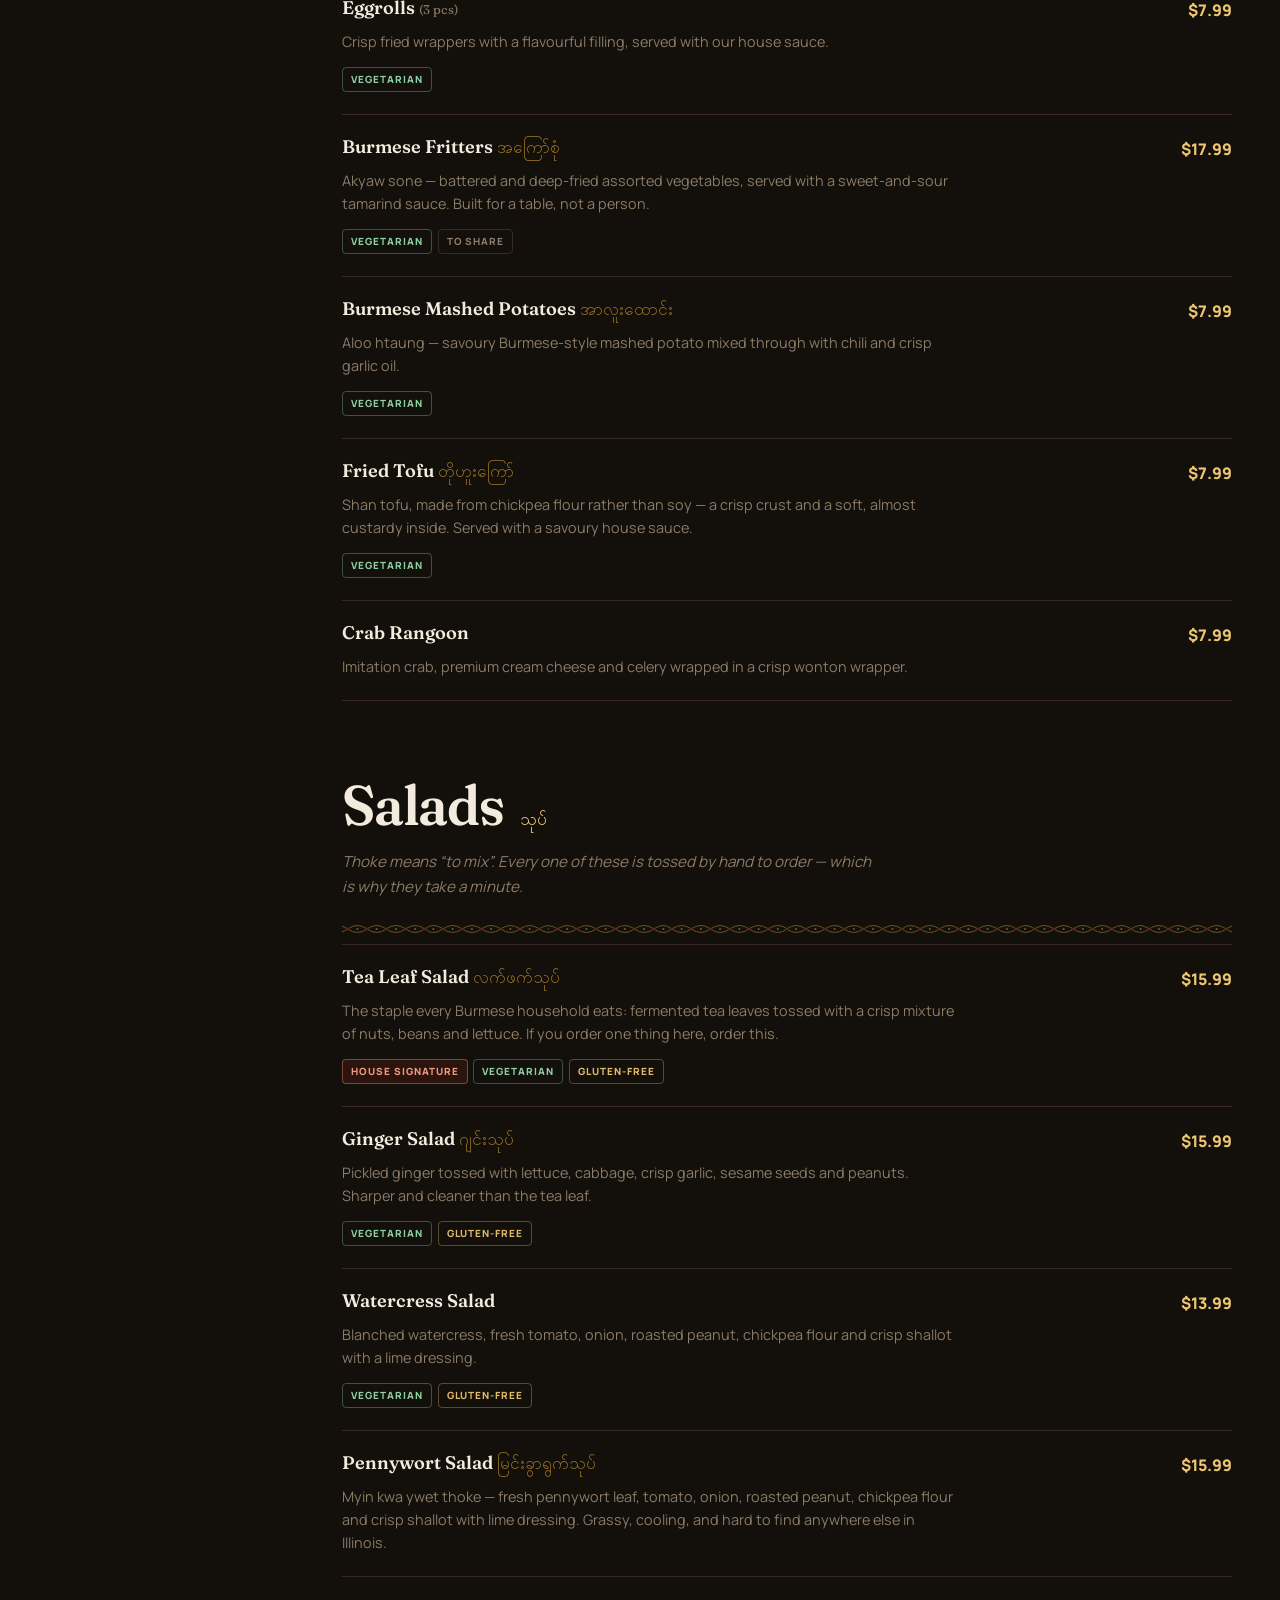
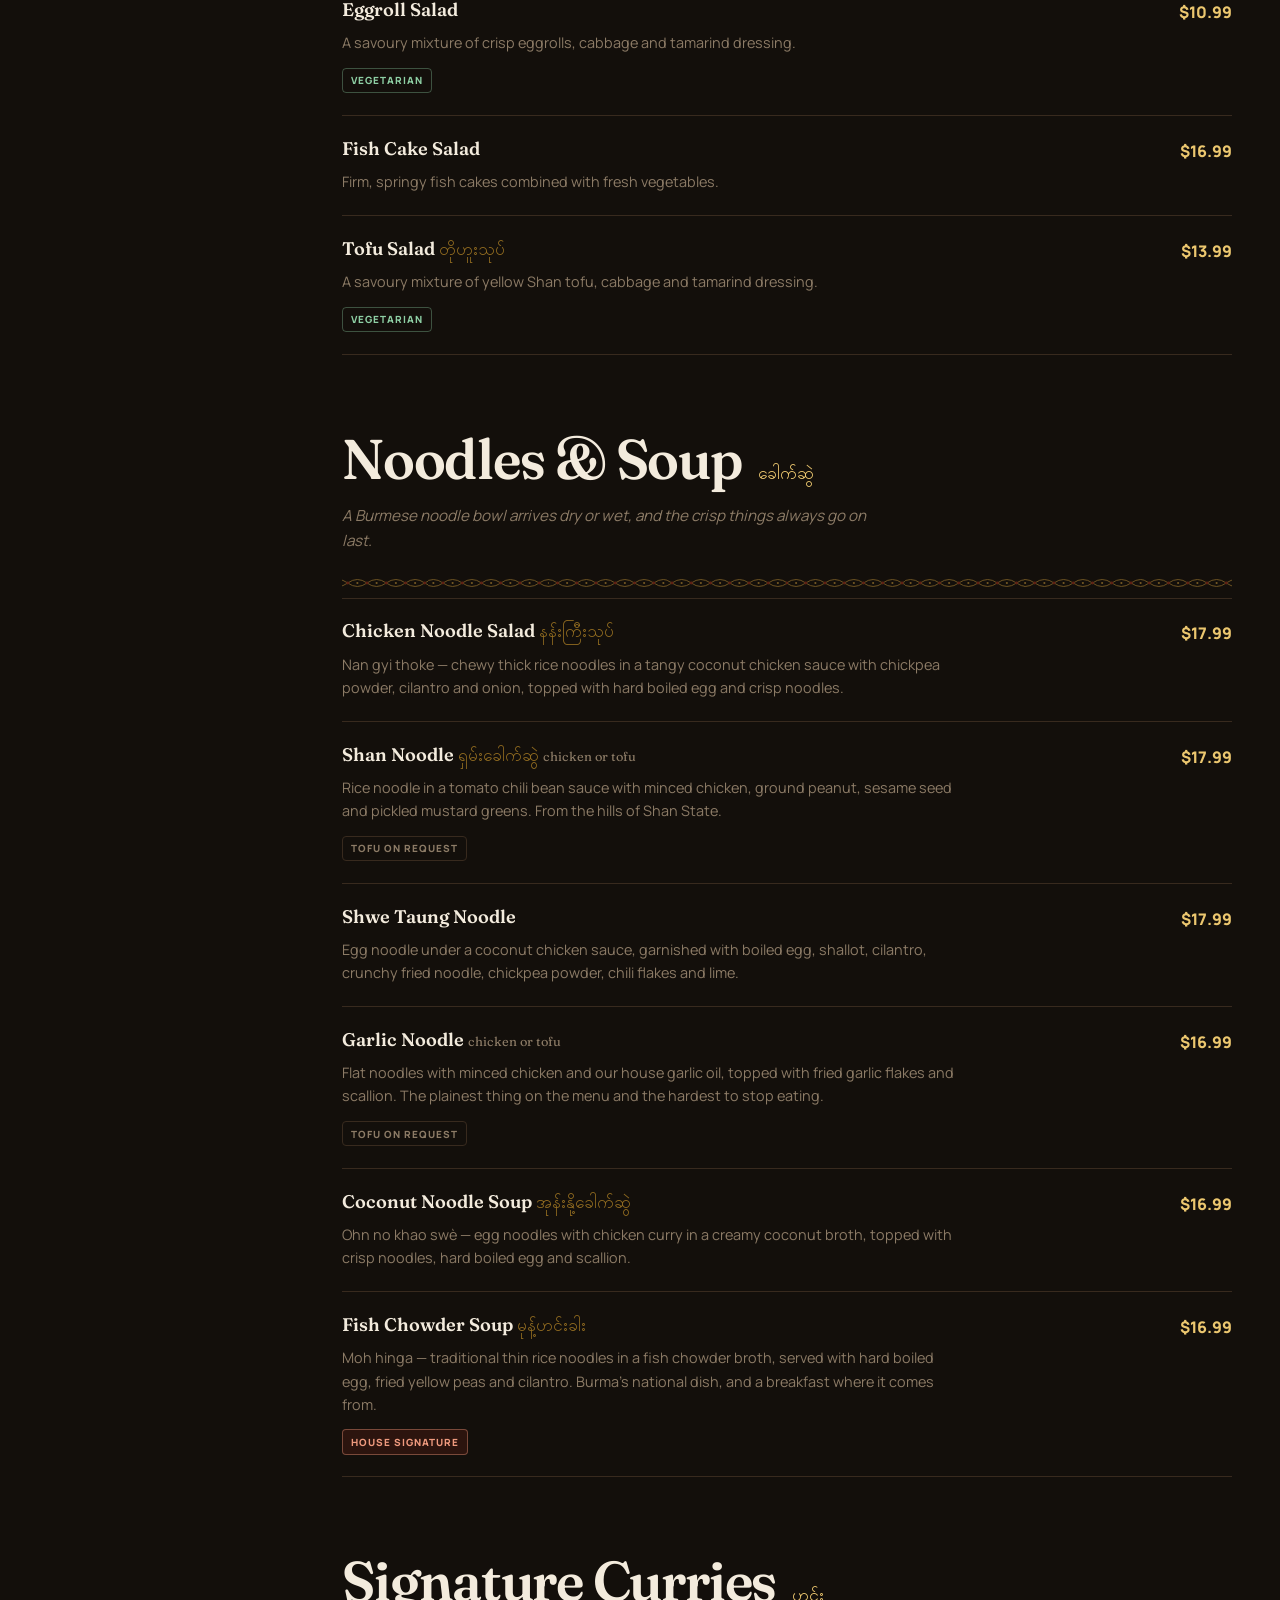
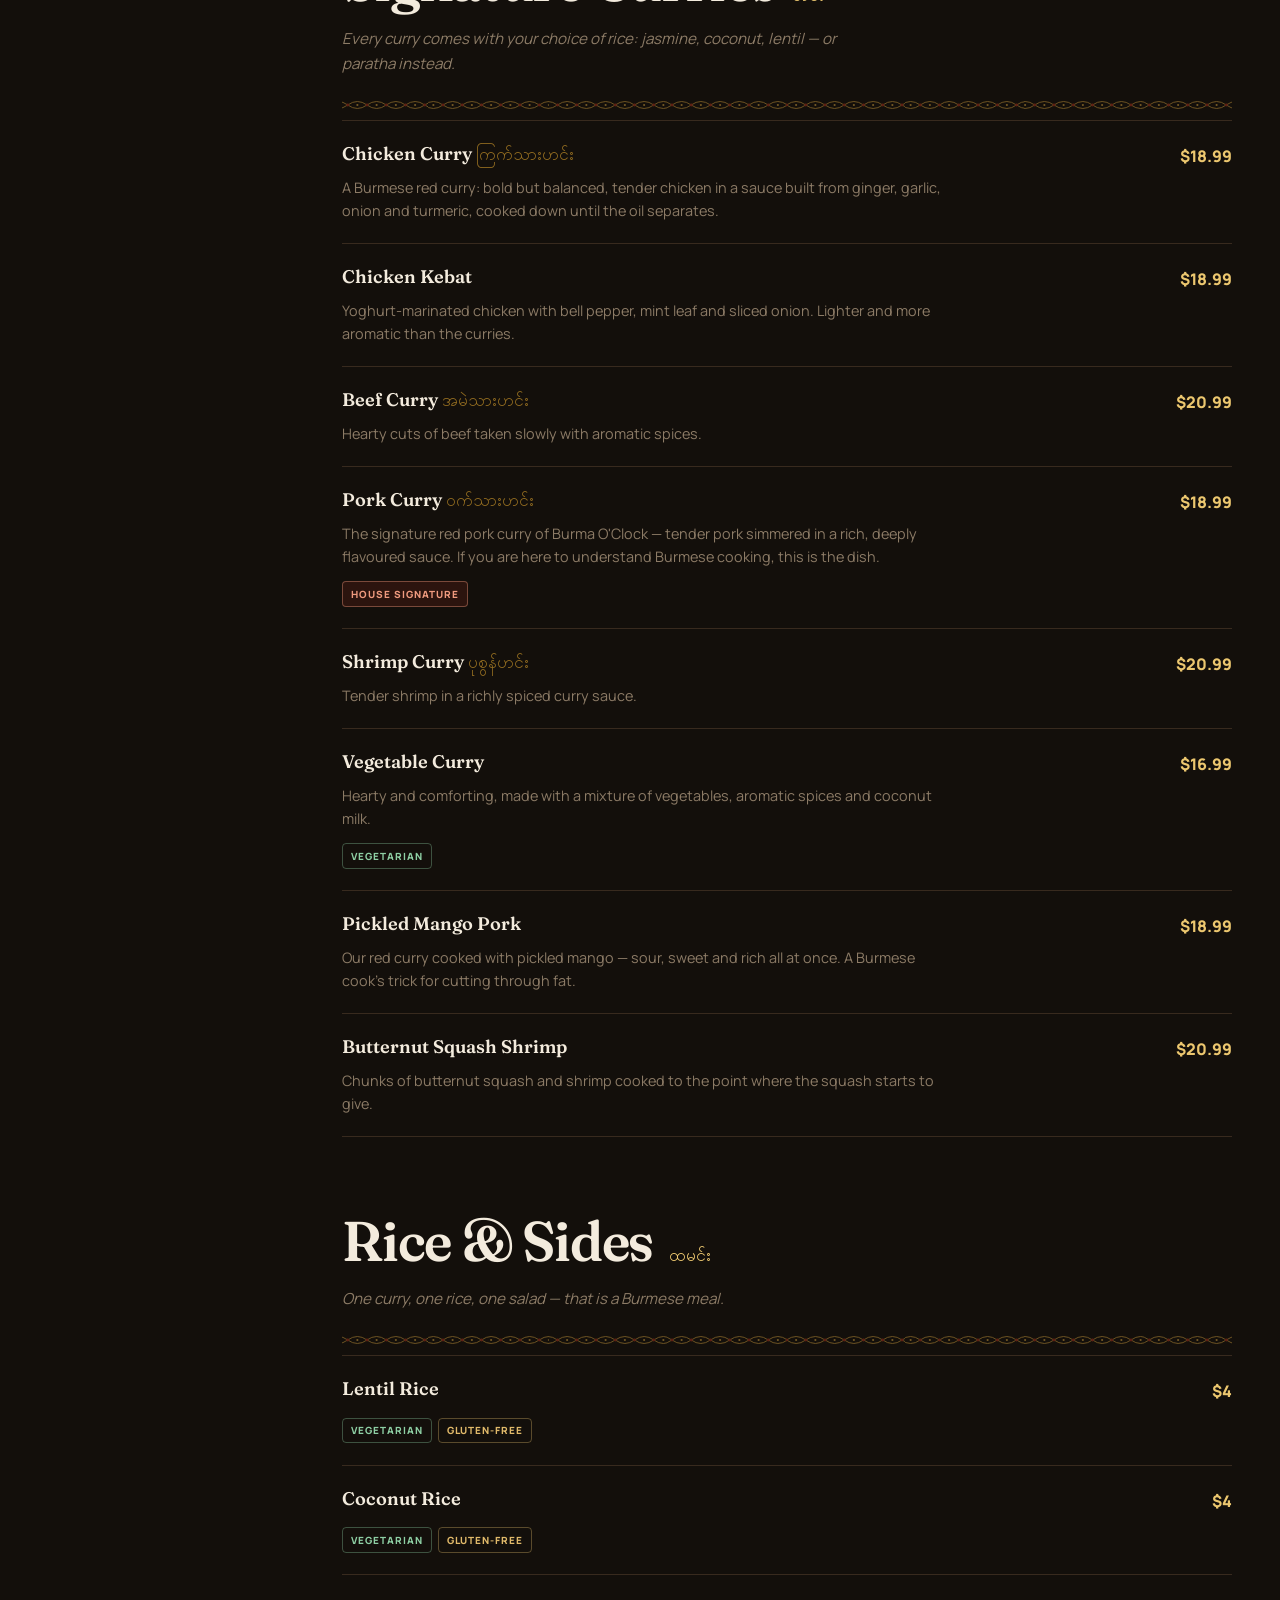
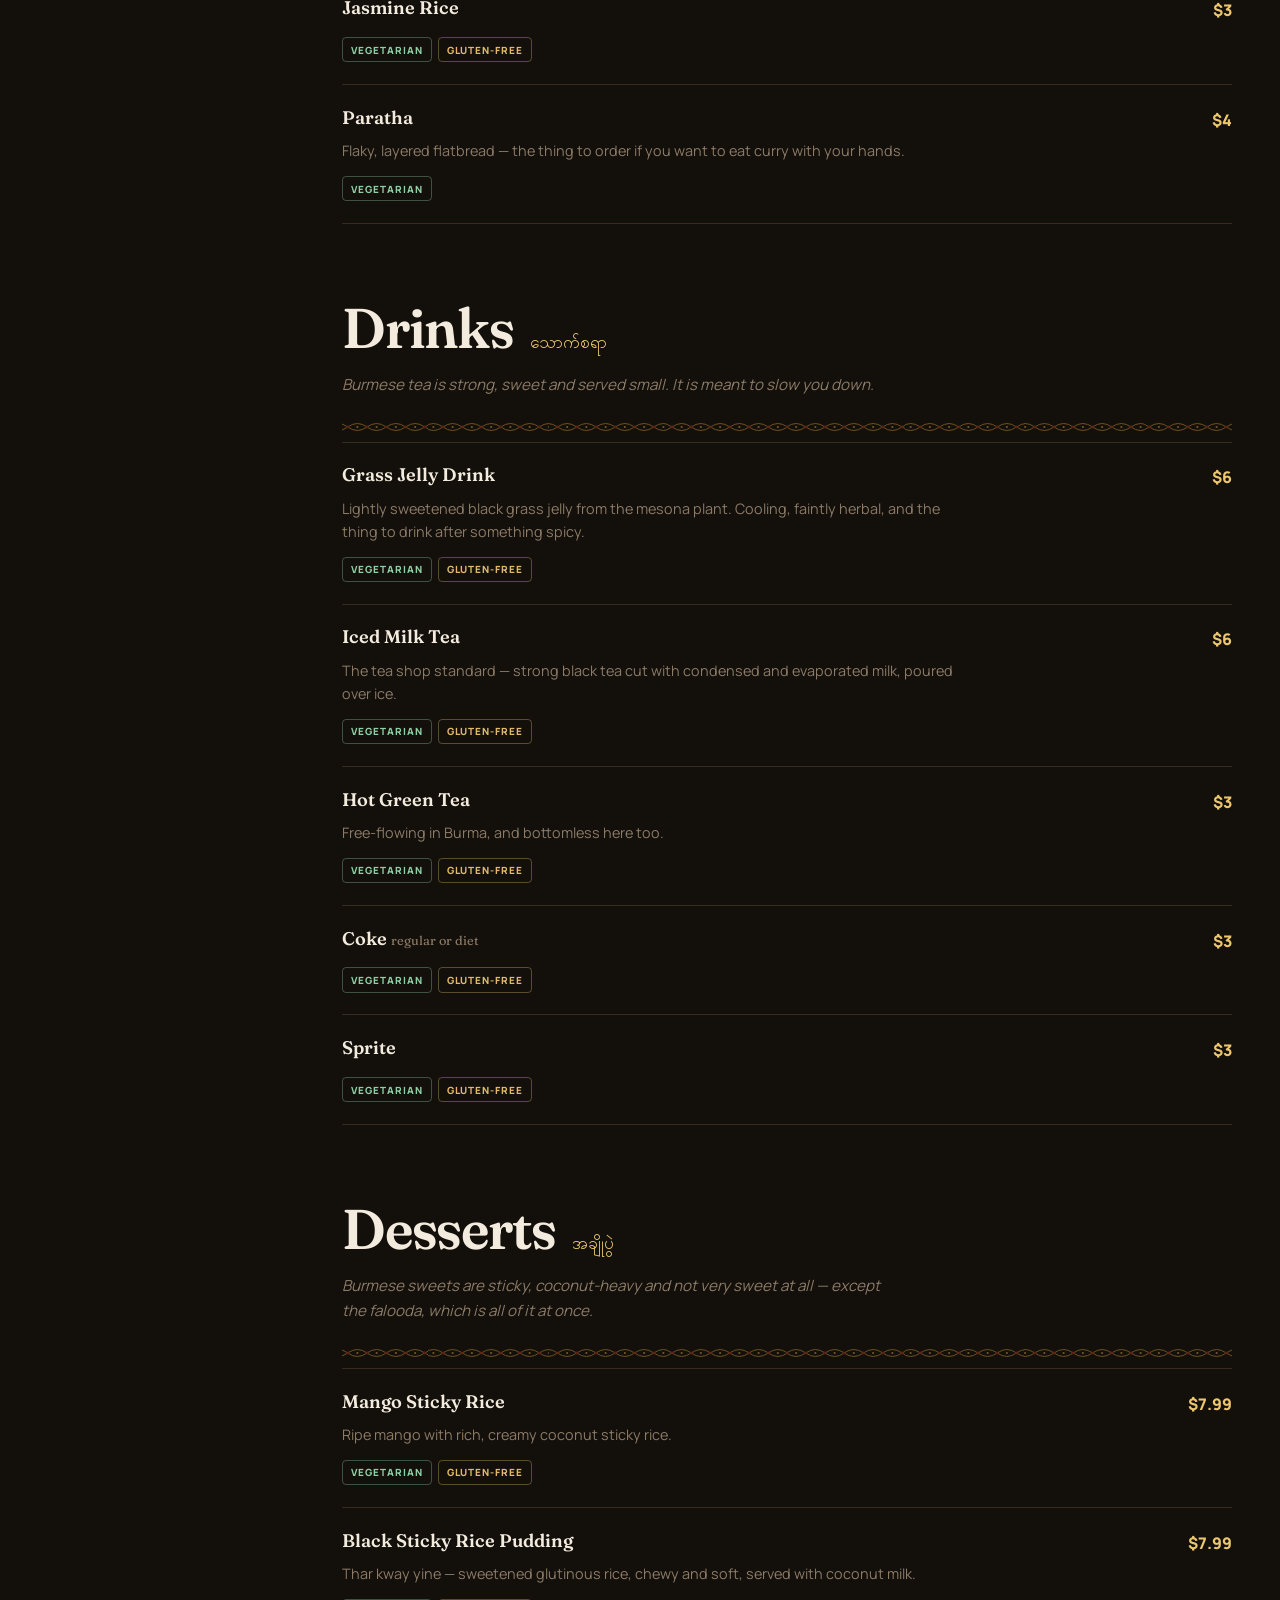
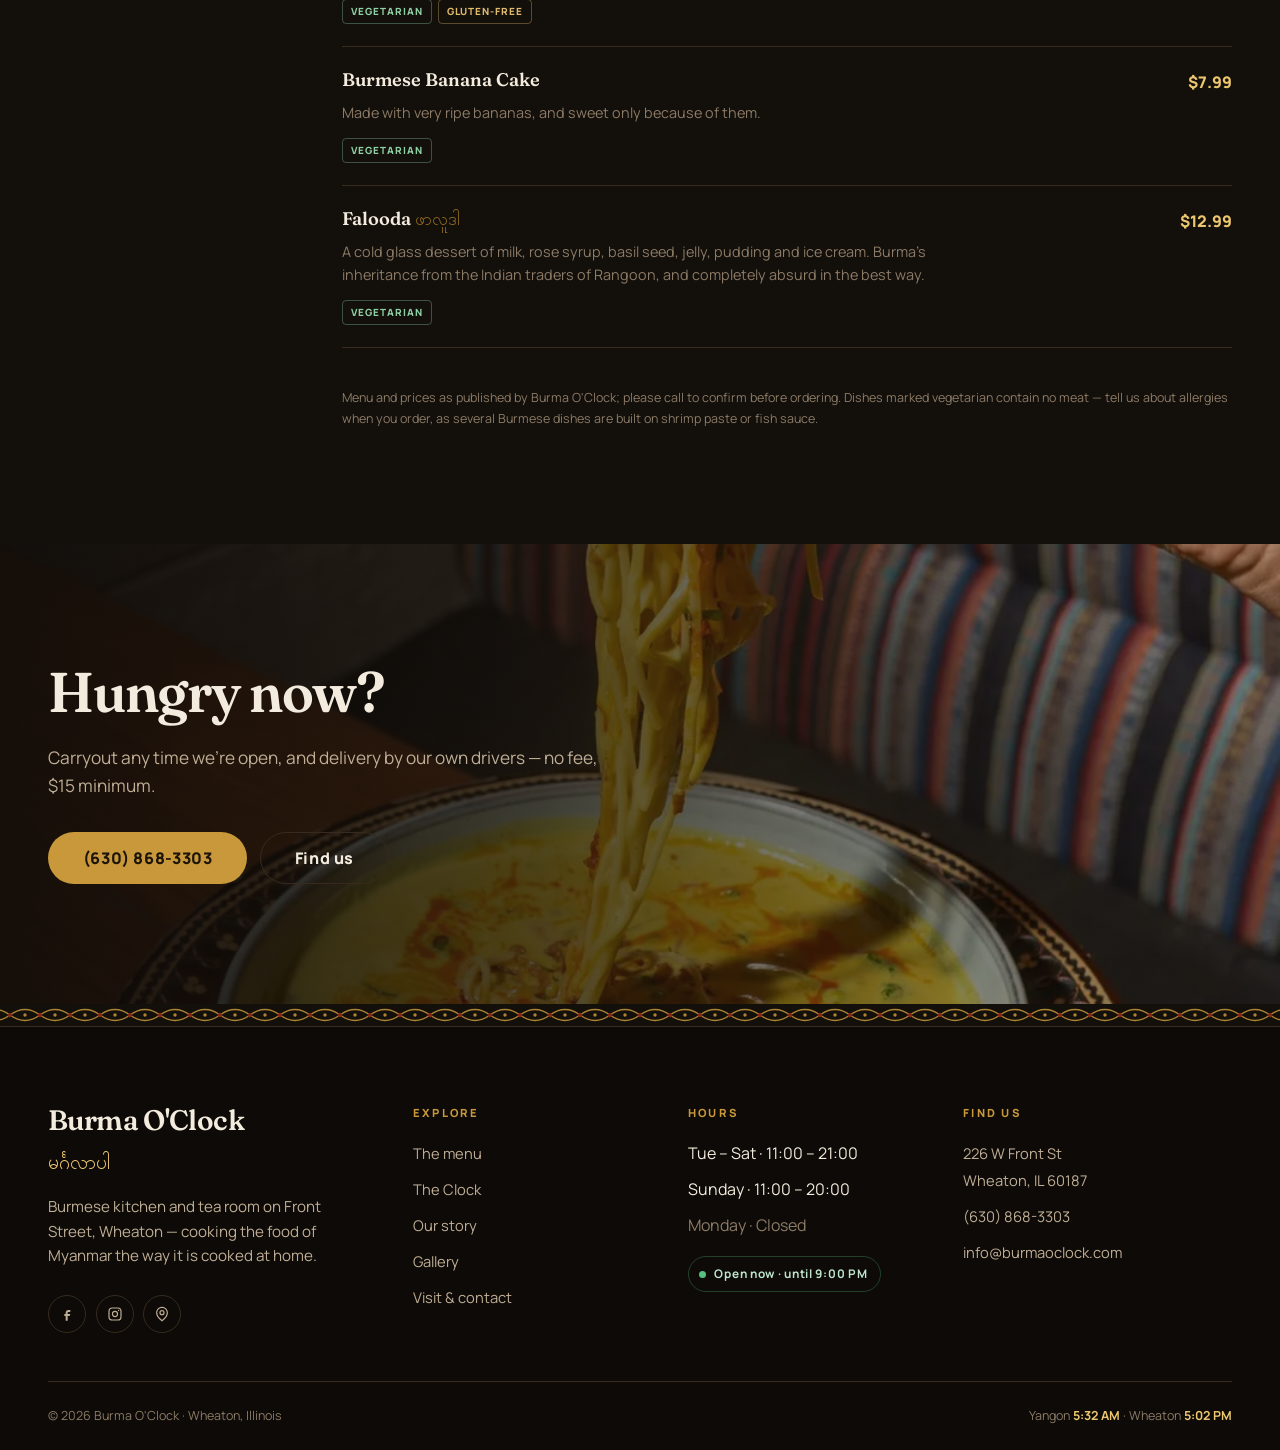
<file: menu.html>
<!doctype html>
<html lang="en">
<head>
<meta charset="utf-8">
<meta name="viewport" content="width=device-width, initial-scale=1">
<title>The Menu — Burma O'Clock, Wheaton IL</title>
<meta name="description" content="Forty Burmese dishes: tea leaf salad, moh hinga, Shan noodles and signature curries. Filter by vegetarian, gluten-free or house signature.">
<meta name="robots" content="noindex, nofollow">
<meta name="theme-color" content="#130f0b">
<link rel="preconnect" href="https://fonts.googleapis.com">
<link rel="preconnect" href="https://fonts.gstatic.com" crossorigin>
<link href="https://fonts.googleapis.com/css2?family=Fraunces:ital,opsz,wght,SOFT,WONK@0,9..144,400..700,0..100,1;1,9..144,400..700,0..100,1&family=Manrope:wght@400..800&family=Padauk:wght@400;700&display=swap" rel="stylesheet">
<link rel="stylesheet" href="assets/css/site.css">
<link rel="icon" href="data:image/svg+xml,%3Csvg xmlns='http://www.w3.org/2000/svg' viewBox='0 0 100 100'%3E%3Crect width='100' height='100' fill='%23130f0b'/%3E%3Ccircle cx='50' cy='50' r='34' fill='none' stroke='%23c8983a' stroke-width='5'/%3E%3Cpath d='M50 22l5 22h-10z' fill='%23c8983a'/%3E%3C/svg%3E">
</head>
<body>
<a class="skip" href="#main">Skip to content</a>

<header class="hdr">
  <div class="hdr__in">
    <a class="brand" href="index.html" aria-label="Burma O'Clock — home">
      <svg class="brand__mark" viewBox="0 0 100 100" fill="none" aria-hidden="true">
        <g class="ring" stroke="#c8983a">
          <circle cx="50" cy="50" r="46.5" stroke-opacity=".4" stroke-width="1.6"/>
          <g stroke-width="2.6" stroke-linecap="round" stroke-opacity=".75">
            <line x1="50" y1="4" x2="50" y2="10"/><line x1="50" y1="4" x2="50" y2="10" transform="rotate(30 50 50)"/>
            <line x1="50" y1="4" x2="50" y2="10" transform="rotate(60 50 50)"/><line x1="50" y1="4" x2="50" y2="10" transform="rotate(90 50 50)"/>
            <line x1="50" y1="4" x2="50" y2="10" transform="rotate(120 50 50)"/><line x1="50" y1="4" x2="50" y2="10" transform="rotate(150 50 50)"/>
            <line x1="50" y1="4" x2="50" y2="10" transform="rotate(180 50 50)"/><line x1="50" y1="4" x2="50" y2="10" transform="rotate(210 50 50)"/>
            <line x1="50" y1="4" x2="50" y2="10" transform="rotate(240 50 50)"/><line x1="50" y1="4" x2="50" y2="10" transform="rotate(270 50 50)"/>
            <line x1="50" y1="4" x2="50" y2="10" transform="rotate(300 50 50)"/><line x1="50" y1="4" x2="50" y2="10" transform="rotate(330 50 50)"/>
          </g>
        </g>
        <g fill="#ecc76f">
          <rect x="29" y="72" width="42" height="4.5" rx="1"/><rect x="33.5" y="65.5" width="33" height="5" rx="1"/>
          <path d="M37 65.5c0-15 5.5-24 13-28.5 7.5 4.5 13 13.5 13 28.5z"/><path d="M46.5 37 50 17l3.5 20z"/>
          <ellipse cx="50" cy="31" rx="6" ry="1.5"/><ellipse cx="50" cy="26" rx="4.5" ry="1.3"/><circle cx="50" cy="14" r="2.6"/>
        </g>
      </svg>
      <span class="brand__txt"><span class="brand__name">Burma O'Clock</span><span class="brand__sub">FRESH · BOLD · BURMESE</span></span>
    </a>
    <nav class="nav" id="nav">
      <a href="index.html">Home</a>
      <a href="menu.html" aria-current="page">Menu</a>
      <a href="clock.html">The Clock</a>
      <a href="story.html">Story</a>
      <a href="gallery.html">Gallery</a>
      <a href="visit.html">Visit</a>
    </nav>
    <div class="hdr__cta">
      <span class="status" data-status><span class="status__dot"></span><span data-status-text>Checking hours…</span></span>
      <a class="btn" href="tel:+16308683303">Call to order</a>
      <button class="burger" aria-label="Menu" aria-expanded="false" aria-controls="nav"><span></span></button>
    </div>
  </div>
</header>

<main id="main">

<section class="phero">
  <img src="assets/img/food/spread-1.webp" alt="" aria-hidden="true">
  <div class="wrap">
    <p class="eyebrow">The menu</p>
    <h1 class="display mt-md">Forty dishes, and not one of them is Thai.</h1>
    <p class="lead">
      Every dish is cooked to order. Vegetarian and gluten-free are marked, and you can
      filter the whole menu by them.
    </p>
  </div>
</section>

<div class="acheik acheik--sm" aria-hidden="true"></div>

<!-- ===================== HOW TO ORDER ===================== -->
<section class="sec sec--tight sec--cream">
  <div class="wrap">
    <div class="split split--wide-l">
      <div class="rv">
        <p class="eyebrow">First time?</p>
        <h2 class="display t-h3 mt-md">Order it the way Burma eats it.</h2>
        <p class="lead" style="margin-top:.8rem">
          A Burmese table is not a starter, a main and a dessert. It is a <em>thoke</em> (a salad,
          tossed by hand), one or two curries with rice, and something with noodles in the middle —
          all put down at once and shared across the table.
        </p>
      </div>
      <ul class="nums rv rv-d2">
        <li><div><b>One salad, always.</b><p style="color:#6b5d4d;font-size:.92rem;margin-top:.2rem">Tea leaf if it is your first visit. Ginger if you like sharp things.</p></div></li>
        <li><div><b>One curry per two people.</b><p style="color:#6b5d4d;font-size:.92rem;margin-top:.2rem">Pick your rice: coconut with pork, lentil with chicken, paratha with anything.</p></div></li>
        <li><div><b>One noodle for the table.</b><p style="color:#6b5d4d;font-size:.92rem;margin-top:.2rem">Moh hinga if you want the real thing. Coconut noodle soup if you want to be comforted.</p></div></li>
      </ul>
    </div>
  </div>
</section>

<!-- ========================= THE MENU ========================= -->
<section class="sec" data-menu>
  <div class="wrap">
    <div class="print-head">
      <h2 style="font-family:var(--display);font-size:20pt;margin:0">Burma O'Clock</h2>
      <p style="margin:.15cm 0 0;font-size:10pt">226 W Front St, Wheaton IL 60187 &middot; (630) 868-3303 &middot; burmaoclock.com</p>
    </div>
    <div class="menu-shell">

      <!-- rail -->
      <aside class="menu-rail">
        <nav class="menu-rail__list" aria-label="Menu sections">
          <a href="#appetizers" class="is-active">Appetizers <small>6</small></a>
          <a href="#salads">Salads <small>7</small></a>
          <a href="#noodles">Noodles &amp; Soup <small>6</small></a>
          <a href="#curries">Signature Curries <small>8</small></a>
          <a href="#sides">Rice &amp; Sides <small>4</small></a>
          <a href="#drinks">Drinks <small>5</small></a>
          <a href="#desserts">Desserts <small>4</small></a>
        </nav>
        <p class="tiny" style="margin-top:1.6rem;line-height:1.7">
          Allergies?<br><a class="ulink" style="font-size:.78rem" href="tel:+16308683303">Call us</a>
        </p>
      </aside>

      <!-- items -->
      <div>
        <div class="menu-tools">
          <label class="search">
            <span class="vh">Search the menu</span>
            <svg viewBox="0 0 24 24" fill="none" stroke="currentColor" stroke-width="2" aria-hidden="true"><circle cx="11" cy="11" r="7"/><path d="m20 20-3.5-3.5"/></svg>
            <input type="search" placeholder="Search dishes…" data-menu-search autocomplete="off">
          </label>
          <div class="chips">
            <button class="chip" data-filter="veg" aria-pressed="false">Vegetarian</button>
            <button class="chip" data-filter="gf" aria-pressed="false">Gluten-free</button>
            <button class="chip" data-filter="sig" aria-pressed="false">Signature</button>
          </div>
          <button class="chip" onclick="window.print()" style="margin-left:auto">Print menu</button>
        </div>

        <!-- APPETIZERS -->
        <section class="mgroup" id="appetizers">
          <div class="mgroup__head">
            <div class="mgroup__title">
              <h2 class="display t-h2">Appetizers</h2>
              <span class="mm gold" style="font-size:1.1rem" lang="my">အစားစား</span>
            </div>
            <p class="mgroup__note">In Burma these are street food — eaten standing up, between other things.</p>
          </div>
          <div class="acheik acheik--sm" aria-hidden="true" style="margin-bottom:.5rem"></div>

          <article class="mitem" data-tags="veg">
            <h3 class="mitem__name">Samosas <span class="mitem__mm" lang="my">စမူဆာ</span> <span style="font-weight:400;font-size:.8rem;color:var(--fg-faint)">(3 pcs)</span></h3>
            <p class="mitem__price">$7.99</p>
            <p class="mitem__desc">A pastry with a savoury filling of onion, potato and a blend of spices, served with our house sauce.</p>
            <p class="mitem__tags"><span class="tag tag--veg">Vegetarian</span></p>
          </article>

          <article class="mitem" data-tags="veg">
            <h3 class="mitem__name">Eggrolls <span style="font-weight:400;font-size:.8rem;color:var(--fg-faint)">(3 pcs)</span></h3>
            <p class="mitem__price">$7.99</p>
            <p class="mitem__desc">Crisp fried wrappers with a flavourful filling, served with our house sauce.</p>
            <p class="mitem__tags"><span class="tag tag--veg">Vegetarian</span></p>
          </article>

          <article class="mitem" data-tags="veg">
            <h3 class="mitem__name">Burmese Fritters <span class="mitem__mm" lang="my">အကြော်စုံ</span></h3>
            <p class="mitem__price">$17.99</p>
            <p class="mitem__desc">Akyaw sone — battered and deep-fried assorted vegetables, served with a sweet-and-sour tamarind sauce. Built for a table, not a person.</p>
            <p class="mitem__tags"><span class="tag tag--veg">Vegetarian</span><span class="tag">To share</span></p>
          </article>

          <article class="mitem" data-tags="veg">
            <h3 class="mitem__name">Burmese Mashed Potatoes <span class="mitem__mm" lang="my">အာလူးထောင်း</span></h3>
            <p class="mitem__price">$7.99</p>
            <p class="mitem__desc">Aloo htaung — savoury Burmese-style mashed potato mixed through with chili and crisp garlic oil.</p>
            <p class="mitem__tags"><span class="tag tag--veg">Vegetarian</span></p>
          </article>

          <article class="mitem" data-tags="veg">
            <h3 class="mitem__name">Fried Tofu <span class="mitem__mm" lang="my">တိုဟူးကြော်</span></h3>
            <p class="mitem__price">$7.99</p>
            <p class="mitem__desc">Shan tofu, made from chickpea flour rather than soy — a crisp crust and a soft, almost custardy inside. Served with a savoury house sauce.</p>
            <p class="mitem__tags"><span class="tag tag--veg">Vegetarian</span></p>
          </article>

          <article class="mitem" data-tags="">
            <h3 class="mitem__name">Crab Rangoon</h3>
            <p class="mitem__price">$7.99</p>
            <p class="mitem__desc">Imitation crab, premium cream cheese and celery wrapped in a crisp wonton wrapper.</p>
          </article>
        </section>

        <!-- SALADS -->
        <section class="mgroup" id="salads">
          <div class="mgroup__head">
            <div class="mgroup__title">
              <h2 class="display t-h2">Salads</h2>
              <span class="mm gold" style="font-size:1.1rem" lang="my">သုပ်</span>
            </div>
            <p class="mgroup__note">Thoke means “to mix”. Every one of these is tossed by hand to order — which is why they take a minute.</p>
          </div>
          <div class="acheik acheik--sm" aria-hidden="true" style="margin-bottom:.5rem"></div>

          <article class="mitem" data-tags="veg gf sig">
            <h3 class="mitem__name">Tea Leaf Salad <span class="mitem__mm" lang="my">လက်ဖက်သုပ်</span></h3>
            <p class="mitem__price">$15.99</p>
            <p class="mitem__desc">The staple every Burmese household eats: fermented tea leaves tossed with a crisp mixture of nuts, beans and lettuce. If you order one thing here, order this.</p>
            <p class="mitem__tags"><span class="tag tag--sig">House signature</span><span class="tag tag--veg">Vegetarian</span><span class="tag tag--gf">Gluten-free</span></p>
          </article>

          <article class="mitem" data-tags="veg gf">
            <h3 class="mitem__name">Ginger Salad <span class="mitem__mm" lang="my">ဂျင်းသုပ်</span></h3>
            <p class="mitem__price">$15.99</p>
            <p class="mitem__desc">Pickled ginger tossed with lettuce, cabbage, crisp garlic, sesame seeds and peanuts. Sharper and cleaner than the tea leaf.</p>
            <p class="mitem__tags"><span class="tag tag--veg">Vegetarian</span><span class="tag tag--gf">Gluten-free</span></p>
          </article>

          <article class="mitem" data-tags="veg gf">
            <h3 class="mitem__name">Watercress Salad</h3>
            <p class="mitem__price">$13.99</p>
            <p class="mitem__desc">Blanched watercress, fresh tomato, onion, roasted peanut, chickpea flour and crisp shallot with a lime dressing.</p>
            <p class="mitem__tags"><span class="tag tag--veg">Vegetarian</span><span class="tag tag--gf">Gluten-free</span></p>
          </article>

          <article class="mitem" data-tags="">
            <h3 class="mitem__name">Pennywort Salad <span class="mitem__mm" lang="my">မြင်းခွာရွက်သုပ်</span></h3>
            <p class="mitem__price">$15.99</p>
            <p class="mitem__desc">Myin kwa ywet thoke — fresh pennywort leaf, tomato, onion, roasted peanut, chickpea flour and crisp shallot with lime dressing. Grassy, cooling, and hard to find anywhere else in Illinois.</p>
          </article>

          <article class="mitem" data-tags="veg">
            <h3 class="mitem__name">Eggroll Salad</h3>
            <p class="mitem__price">$10.99</p>
            <p class="mitem__desc">A savoury mixture of crisp eggrolls, cabbage and tamarind dressing.</p>
            <p class="mitem__tags"><span class="tag tag--veg">Vegetarian</span></p>
          </article>

          <article class="mitem" data-tags="">
            <h3 class="mitem__name">Fish Cake Salad</h3>
            <p class="mitem__price">$16.99</p>
            <p class="mitem__desc">Firm, springy fish cakes combined with fresh vegetables.</p>
          </article>

          <article class="mitem" data-tags="veg">
            <h3 class="mitem__name">Tofu Salad <span class="mitem__mm" lang="my">တိုဟူးသုပ်</span></h3>
            <p class="mitem__price">$13.99</p>
            <p class="mitem__desc">A savoury mixture of yellow Shan tofu, cabbage and tamarind dressing.</p>
            <p class="mitem__tags"><span class="tag tag--veg">Vegetarian</span></p>
          </article>
        </section>

        <!-- NOODLES -->
        <section class="mgroup" id="noodles">
          <div class="mgroup__head">
            <div class="mgroup__title">
              <h2 class="display t-h2">Noodles &amp; Soup</h2>
              <span class="mm gold" style="font-size:1.1rem" lang="my">ခေါက်ဆွဲ</span>
            </div>
            <p class="mgroup__note">A Burmese noodle bowl arrives dry or wet, and the crisp things always go on last.</p>
          </div>
          <div class="acheik acheik--sm" aria-hidden="true" style="margin-bottom:.5rem"></div>

          <article class="mitem" data-tags="">
            <h3 class="mitem__name">Chicken Noodle Salad <span class="mitem__mm" lang="my">နန်းကြီးသုပ်</span></h3>
            <p class="mitem__price">$17.99</p>
            <p class="mitem__desc">Nan gyi thoke — chewy thick rice noodles in a tangy coconut chicken sauce with chickpea powder, cilantro and onion, topped with hard boiled egg and crisp noodles.</p>
          </article>

          <article class="mitem" data-tags="">
            <h3 class="mitem__name">Shan Noodle <span class="mitem__mm" lang="my">ရှမ်းခေါက်ဆွဲ</span> <span style="font-weight:400;font-size:.8rem;color:var(--fg-faint)">chicken or tofu</span></h3>
            <p class="mitem__price">$17.99</p>
            <p class="mitem__desc">Rice noodle in a tomato chili bean sauce with minced chicken, ground peanut, sesame seed and pickled mustard greens. From the hills of Shan State.</p>
            <p class="mitem__tags"><span class="tag">Tofu on request</span></p>
          </article>

          <article class="mitem" data-tags="">
            <h3 class="mitem__name">Shwe Taung Noodle</h3>
            <p class="mitem__price">$17.99</p>
            <p class="mitem__desc">Egg noodle under a coconut chicken sauce, garnished with boiled egg, shallot, cilantro, crunchy fried noodle, chickpea powder, chili flakes and lime.</p>
          </article>

          <article class="mitem" data-tags="">
            <h3 class="mitem__name">Garlic Noodle <span style="font-weight:400;font-size:.8rem;color:var(--fg-faint)">chicken or tofu</span></h3>
            <p class="mitem__price">$16.99</p>
            <p class="mitem__desc">Flat noodles with minced chicken and our house garlic oil, topped with fried garlic flakes and scallion. The plainest thing on the menu and the hardest to stop eating.</p>
            <p class="mitem__tags"><span class="tag">Tofu on request</span></p>
          </article>

          <article class="mitem" data-tags="">
            <h3 class="mitem__name">Coconut Noodle Soup <span class="mitem__mm" lang="my">အုန်းနို့ခေါက်ဆွဲ</span></h3>
            <p class="mitem__price">$16.99</p>
            <p class="mitem__desc">Ohn no khao swè — egg noodles with chicken curry in a creamy coconut broth, topped with crisp noodles, hard boiled egg and scallion.</p>
          </article>

          <article class="mitem" data-tags="sig">
            <h3 class="mitem__name">Fish Chowder Soup <span class="mitem__mm" lang="my">မုန့်ဟင်းခါး</span></h3>
            <p class="mitem__price">$16.99</p>
            <p class="mitem__desc">Moh hinga — traditional thin rice noodles in a fish chowder broth, served with hard boiled egg, fried yellow peas and cilantro. Burma's national dish, and a breakfast where it comes from.</p>
            <p class="mitem__tags"><span class="tag tag--sig">House signature</span></p>
          </article>
        </section>

        <!-- CURRIES -->
        <section class="mgroup" id="curries">
          <div class="mgroup__head">
            <div class="mgroup__title">
              <h2 class="display t-h2">Signature Curries</h2>
              <span class="mm gold" style="font-size:1.1rem" lang="my">ဟင်း</span>
            </div>
            <p class="mgroup__note">Every curry comes with your choice of rice: jasmine, coconut, lentil — or paratha instead.</p>
          </div>
          <div class="acheik acheik--sm" aria-hidden="true" style="margin-bottom:.5rem"></div>

          <article class="mitem" data-tags="">
            <h3 class="mitem__name">Chicken Curry <span class="mitem__mm" lang="my">ကြက်သားဟင်း</span></h3>
            <p class="mitem__price">$18.99</p>
            <p class="mitem__desc">A Burmese red curry: bold but balanced, tender chicken in a sauce built from ginger, garlic, onion and turmeric, cooked down until the oil separates.</p>
          </article>

          <article class="mitem" data-tags="">
            <h3 class="mitem__name">Chicken Kebat</h3>
            <p class="mitem__price">$18.99</p>
            <p class="mitem__desc">Yoghurt-marinated chicken with bell pepper, mint leaf and sliced onion. Lighter and more aromatic than the curries.</p>
          </article>

          <article class="mitem" data-tags="">
            <h3 class="mitem__name">Beef Curry <span class="mitem__mm" lang="my">အမဲသားဟင်း</span></h3>
            <p class="mitem__price">$20.99</p>
            <p class="mitem__desc">Hearty cuts of beef taken slowly with aromatic spices.</p>
          </article>

          <article class="mitem" data-tags="sig">
            <h3 class="mitem__name">Pork Curry <span class="mitem__mm" lang="my">ဝက်သားဟင်း</span></h3>
            <p class="mitem__price">$18.99</p>
            <p class="mitem__desc">The signature red pork curry of Burma O'Clock — tender pork simmered in a rich, deeply flavoured sauce. If you are here to understand Burmese cooking, this is the dish.</p>
            <p class="mitem__tags"><span class="tag tag--sig">House signature</span></p>
          </article>

          <article class="mitem" data-tags="">
            <h3 class="mitem__name">Shrimp Curry <span class="mitem__mm" lang="my">ပုစွန်ဟင်း</span></h3>
            <p class="mitem__price">$20.99</p>
            <p class="mitem__desc">Tender shrimp in a richly spiced curry sauce.</p>
          </article>

          <article class="mitem" data-tags="veg">
            <h3 class="mitem__name">Vegetable Curry</h3>
            <p class="mitem__price">$16.99</p>
            <p class="mitem__desc">Hearty and comforting, made with a mixture of vegetables, aromatic spices and coconut milk.</p>
            <p class="mitem__tags"><span class="tag tag--veg">Vegetarian</span></p>
          </article>

          <article class="mitem" data-tags="">
            <h3 class="mitem__name">Pickled Mango Pork</h3>
            <p class="mitem__price">$18.99</p>
            <p class="mitem__desc">Our red curry cooked with pickled mango — sour, sweet and rich all at once. A Burmese cook's trick for cutting through fat.</p>
          </article>

          <article class="mitem" data-tags="">
            <h3 class="mitem__name">Butternut Squash Shrimp</h3>
            <p class="mitem__price">$20.99</p>
            <p class="mitem__desc">Chunks of butternut squash and shrimp cooked to the point where the squash starts to give.</p>
          </article>
        </section>

        <!-- SIDES -->
        <section class="mgroup" id="sides">
          <div class="mgroup__head">
            <div class="mgroup__title">
              <h2 class="display t-h2">Rice &amp; Sides</h2>
              <span class="mm gold" style="font-size:1.1rem" lang="my">ထမင်း</span>
            </div>
            <p class="mgroup__note">One curry, one rice, one salad — that is a Burmese meal.</p>
          </div>
          <div class="acheik acheik--sm" aria-hidden="true" style="margin-bottom:.5rem"></div>

          <article class="mitem" data-tags="veg gf"><h3 class="mitem__name">Lentil Rice</h3><p class="mitem__price">$4</p><p class="mitem__tags"><span class="tag tag--veg">Vegetarian</span><span class="tag tag--gf">Gluten-free</span></p></article>
          <article class="mitem" data-tags="veg gf"><h3 class="mitem__name">Coconut Rice</h3><p class="mitem__price">$4</p><p class="mitem__tags"><span class="tag tag--veg">Vegetarian</span><span class="tag tag--gf">Gluten-free</span></p></article>
          <article class="mitem" data-tags="veg gf"><h3 class="mitem__name">Jasmine Rice</h3><p class="mitem__price">$3</p><p class="mitem__tags"><span class="tag tag--veg">Vegetarian</span><span class="tag tag--gf">Gluten-free</span></p></article>
          <article class="mitem" data-tags="veg"><h3 class="mitem__name">Paratha</h3><p class="mitem__price">$4</p><p class="mitem__desc">Flaky, layered flatbread — the thing to order if you want to eat curry with your hands.</p><p class="mitem__tags"><span class="tag tag--veg">Vegetarian</span></p></article>
        </section>

        <!-- DRINKS -->
        <section class="mgroup" id="drinks">
          <div class="mgroup__head">
            <div class="mgroup__title">
              <h2 class="display t-h2">Drinks</h2>
              <span class="mm gold" style="font-size:1.1rem" lang="my">သောက်စရာ</span>
            </div>
            <p class="mgroup__note">Burmese tea is strong, sweet and served small. It is meant to slow you down.</p>
          </div>
          <div class="acheik acheik--sm" aria-hidden="true" style="margin-bottom:.5rem"></div>

          <article class="mitem" data-tags="veg gf">
            <h3 class="mitem__name">Grass Jelly Drink</h3><p class="mitem__price">$6</p>
            <p class="mitem__desc">Lightly sweetened black grass jelly from the mesona plant. Cooling, faintly herbal, and the thing to drink after something spicy.</p>
            <p class="mitem__tags"><span class="tag tag--veg">Vegetarian</span><span class="tag tag--gf">Gluten-free</span></p>
          </article>
          <article class="mitem" data-tags="veg gf">
            <h3 class="mitem__name">Iced Milk Tea</h3><p class="mitem__price">$6</p>
            <p class="mitem__desc">The tea shop standard — strong black tea cut with condensed and evaporated milk, poured over ice.</p>
            <p class="mitem__tags"><span class="tag tag--veg">Vegetarian</span><span class="tag tag--gf">Gluten-free</span></p>
          </article>
          <article class="mitem" data-tags="veg gf"><h3 class="mitem__name">Hot Green Tea</h3><p class="mitem__price">$3</p><p class="mitem__desc">Free-flowing in Burma, and bottomless here too.</p><p class="mitem__tags"><span class="tag tag--veg">Vegetarian</span><span class="tag tag--gf">Gluten-free</span></p></article>
          <article class="mitem" data-tags="veg gf"><h3 class="mitem__name">Coke <span style="font-weight:400;font-size:.8rem;color:var(--fg-faint)">regular or diet</span></h3><p class="mitem__price">$3</p><p class="mitem__tags"><span class="tag tag--veg">Vegetarian</span><span class="tag tag--gf">Gluten-free</span></p></article>
          <article class="mitem" data-tags="veg gf"><h3 class="mitem__name">Sprite</h3><p class="mitem__price">$3</p><p class="mitem__tags"><span class="tag tag--veg">Vegetarian</span><span class="tag tag--gf">Gluten-free</span></p></article>
        </section>

        <!-- DESSERTS -->
        <section class="mgroup" id="desserts">
          <div class="mgroup__head">
            <div class="mgroup__title">
              <h2 class="display t-h2">Desserts</h2>
              <span class="mm gold" style="font-size:1.1rem" lang="my">အချိုပွဲ</span>
            </div>
            <p class="mgroup__note">Burmese sweets are sticky, coconut-heavy and not very sweet at all — except the falooda, which is all of it at once.</p>
          </div>
          <div class="acheik acheik--sm" aria-hidden="true" style="margin-bottom:.5rem"></div>

          <article class="mitem" data-tags="veg gf">
            <h3 class="mitem__name">Mango Sticky Rice</h3><p class="mitem__price">$7.99</p>
            <p class="mitem__desc">Ripe mango with rich, creamy coconut sticky rice.</p>
            <p class="mitem__tags"><span class="tag tag--veg">Vegetarian</span><span class="tag tag--gf">Gluten-free</span></p>
          </article>
          <article class="mitem" data-tags="veg gf">
            <h3 class="mitem__name">Black Sticky Rice Pudding</h3><p class="mitem__price">$7.99</p>
            <p class="mitem__desc">Thar kway yine — sweetened glutinous rice, chewy and soft, served with coconut milk.</p>
            <p class="mitem__tags"><span class="tag tag--veg">Vegetarian</span><span class="tag tag--gf">Gluten-free</span></p>
          </article>
          <article class="mitem" data-tags="veg">
            <h3 class="mitem__name">Burmese Banana Cake</h3><p class="mitem__price">$7.99</p>
            <p class="mitem__desc">Made with very ripe bananas, and sweet only because of them.</p>
            <p class="mitem__tags"><span class="tag tag--veg">Vegetarian</span></p>
          </article>
          <article class="mitem" data-tags="veg">
            <h3 class="mitem__name">Falooda <span class="mitem__mm" lang="my">ဖာလူဒါ</span></h3><p class="mitem__price">$12.99</p>
            <p class="mitem__desc">A cold glass dessert of milk, rose syrup, basil seed, jelly, pudding and ice cream. Burma's inheritance from the Indian traders of Rangoon, and completely absurd in the best way.</p>
            <p class="mitem__tags"><span class="tag tag--veg">Vegetarian</span></p>
          </article>
        </section>

        <p class="menu-empty" data-menu-empty hidden>No dishes match that. Try clearing a filter.</p>

        <p class="formnote mt-lg" style="margin-top:2.5rem">
          Menu and prices as published by Burma O'Clock; please call to confirm before ordering.
          Dishes marked vegetarian contain no meat &mdash; tell us about allergies when you order, as
          several Burmese dishes are built on shrimp paste or fish sauce.
        </p>
      </div>
    </div>
  </div>
</section>

<!-- CTA -->
<section class="fullbleed" style="min-height:min(60vh,460px)">
  <img src="assets/img/food/khowsuey-lift.webp" alt="" aria-hidden="true" loading="lazy">
  <div class="wrap">
    <div style="max-width:560px" class="rv">
      <h2 class="display t-h2">Hungry now?</h2>
      <p class="lead mt-md">Carryout any time we're open, and delivery by our own drivers — no fee, $15 minimum.</p>
      <div class="hero__acts" style="margin-top:2rem">
        <a class="btn btn--lg" href="tel:+16308683303">(630) 868-3303</a>
        <a class="btn btn--ghost btn--lg" href="visit.html">Find us</a>
      </div>
    </div>
  </div>
</section>

</main>

<div class="acheik" aria-hidden="true"></div>
<footer class="ftr">
  <div class="wrap">
    <div class="ftr__grid">
      <div>
        <p class="display t-h3">Burma O'Clock</p>
        <p class="mm gold" style="font-size:1.2rem;margin-top:.6rem" lang="my">မင်္ဂလာပါ</p>
        <p class="lead" style="font-size:.95rem;margin-top:.8rem">Burmese kitchen and tea room on Front Street, Wheaton — cooking the food of Myanmar the way it is cooked at home.</p>
        <div class="socials" style="margin-top:1.6rem">
          <a href="https://www.facebook.com/people/Burma-O-Clock-Burmese-Restaurant/61558540502369/" target="_blank" rel="noopener" aria-label="Facebook"><svg viewBox="0 0 24 24" fill="currentColor"><path d="M14 9h3V6h-3c-2.2 0-4 1.8-4 4v2H8v3h2v7h3v-7h3l1-3h-4v-2c0-.6.4-1 1-1z"/></svg></a>
          <a href="https://www.instagram.com/burma_o_clock/" target="_blank" rel="noopener" aria-label="Instagram"><svg viewBox="0 0 24 24" fill="none" stroke="currentColor" stroke-width="1.8"><rect x="3" y="3" width="18" height="18" rx="5"/><circle cx="12" cy="12" r="3.8"/><circle cx="17.4" cy="6.6" r="1" fill="currentColor" stroke="none"/></svg></a>
          <a href="https://maps.app.goo.gl/VojZ9nGvrLqBkXvn6" target="_blank" rel="noopener" aria-label="Google Maps"><svg viewBox="0 0 24 24" fill="none" stroke="currentColor" stroke-width="1.8"><path d="M20 10c0 6-8 12-8 12S4 16 4 10a8 8 0 1 1 16 0z"/><circle cx="12" cy="10" r="3"/></svg></a>
        </div>
      </div>
      <div><h4>Explore</h4><ul>
        <li><a href="menu.html">The menu</a></li><li><a href="clock.html">The Clock</a></li>
        <li><a href="story.html">Our story</a></li><li><a href="gallery.html">Gallery</a></li><li><a href="visit.html">Visit &amp; contact</a></li>
      </ul></div>
      <div><h4>Hours</h4><ul>
        <li>Tue – Sat · 11:00 – 21:00</li><li>Sunday · 11:00 – 20:00</li><li style="color:var(--fg-faint)">Monday · Closed</li>
      </ul><p style="margin-top:1.1rem"><span class="status" data-status><span class="status__dot"></span><span data-status-text>—</span></span></p></div>
      <div><h4>Find us</h4><ul>
        <li><a href="https://maps.app.goo.gl/VojZ9nGvrLqBkXvn6" target="_blank" rel="noopener">226 W Front St<br>Wheaton, IL 60187</a></li>
        <li><a href="tel:+16308683303">(630) 868-3303</a></li><li><a href="mailto:info@burmaoclock.com">info@burmaoclock.com</a></li>
      </ul></div>
    </div>
    <div class="ftr__bar">
      <p>© <span data-year>2026</span> Burma O'Clock · Wheaton, Illinois</p>
      <p>Yangon <b class="gold" data-clock="yangon">—</b> · Wheaton <b class="gold" data-clock="wheaton">—</b></p>
    </div>
  </div>
</footer>

<div class="orderbar">
  <a class="btn btn--ghost" href="visit.html">Visit</a>
  <a class="btn" href="tel:+16308683303">Call to order</a>
</div>

<script src="assets/js/site.js"></script>
</body>
</html>
</file>
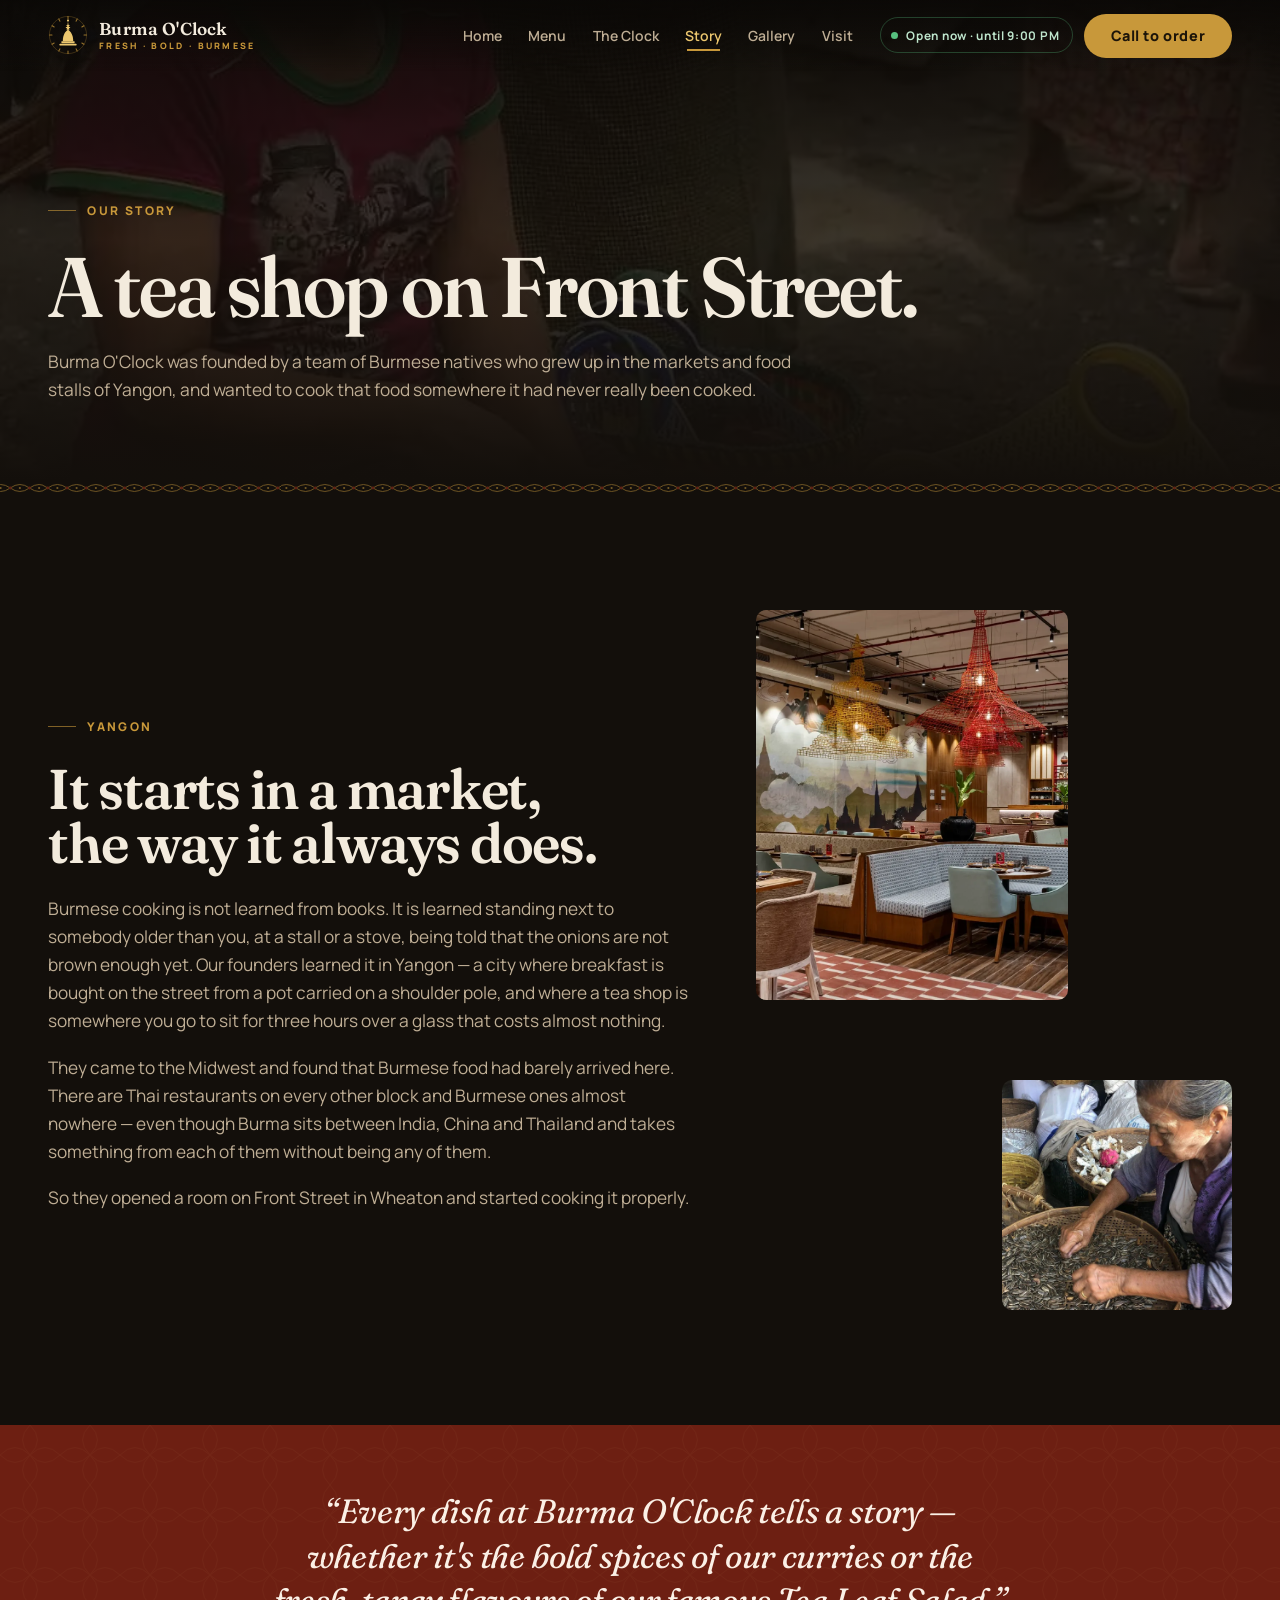
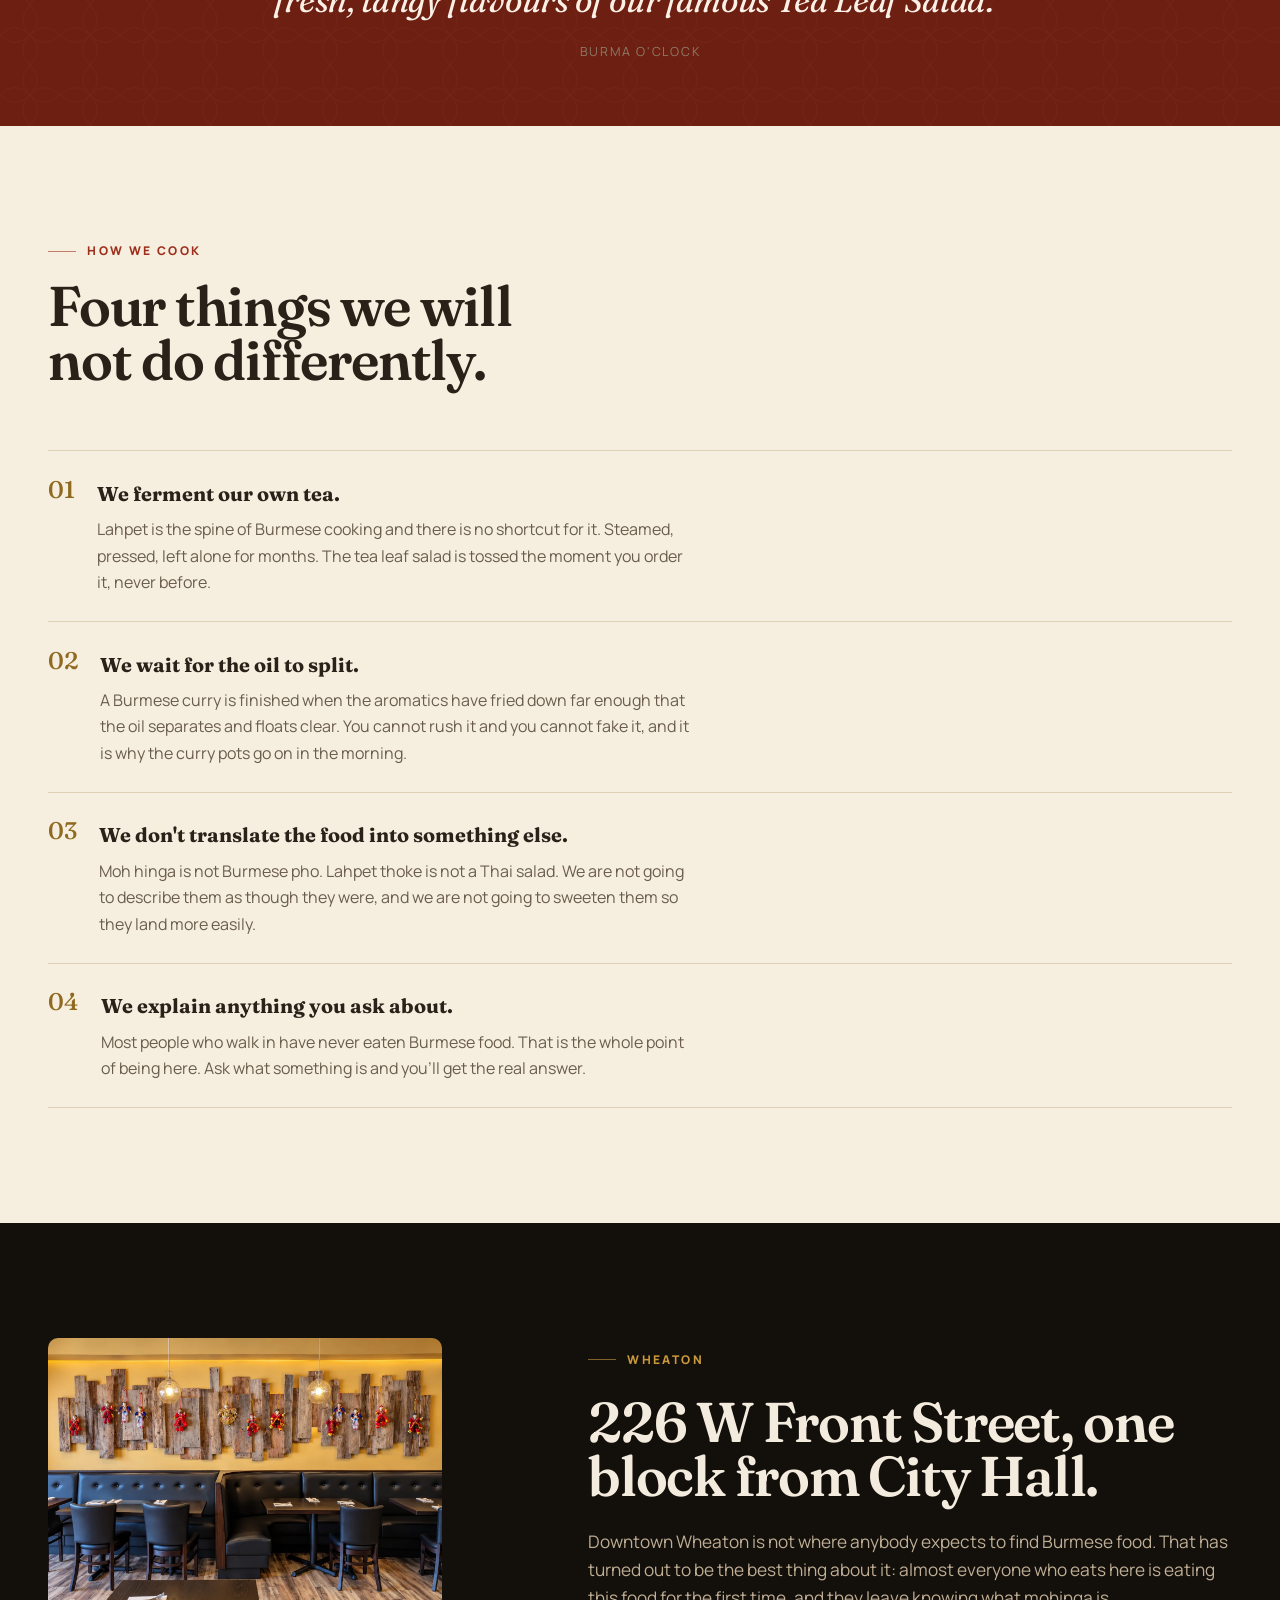
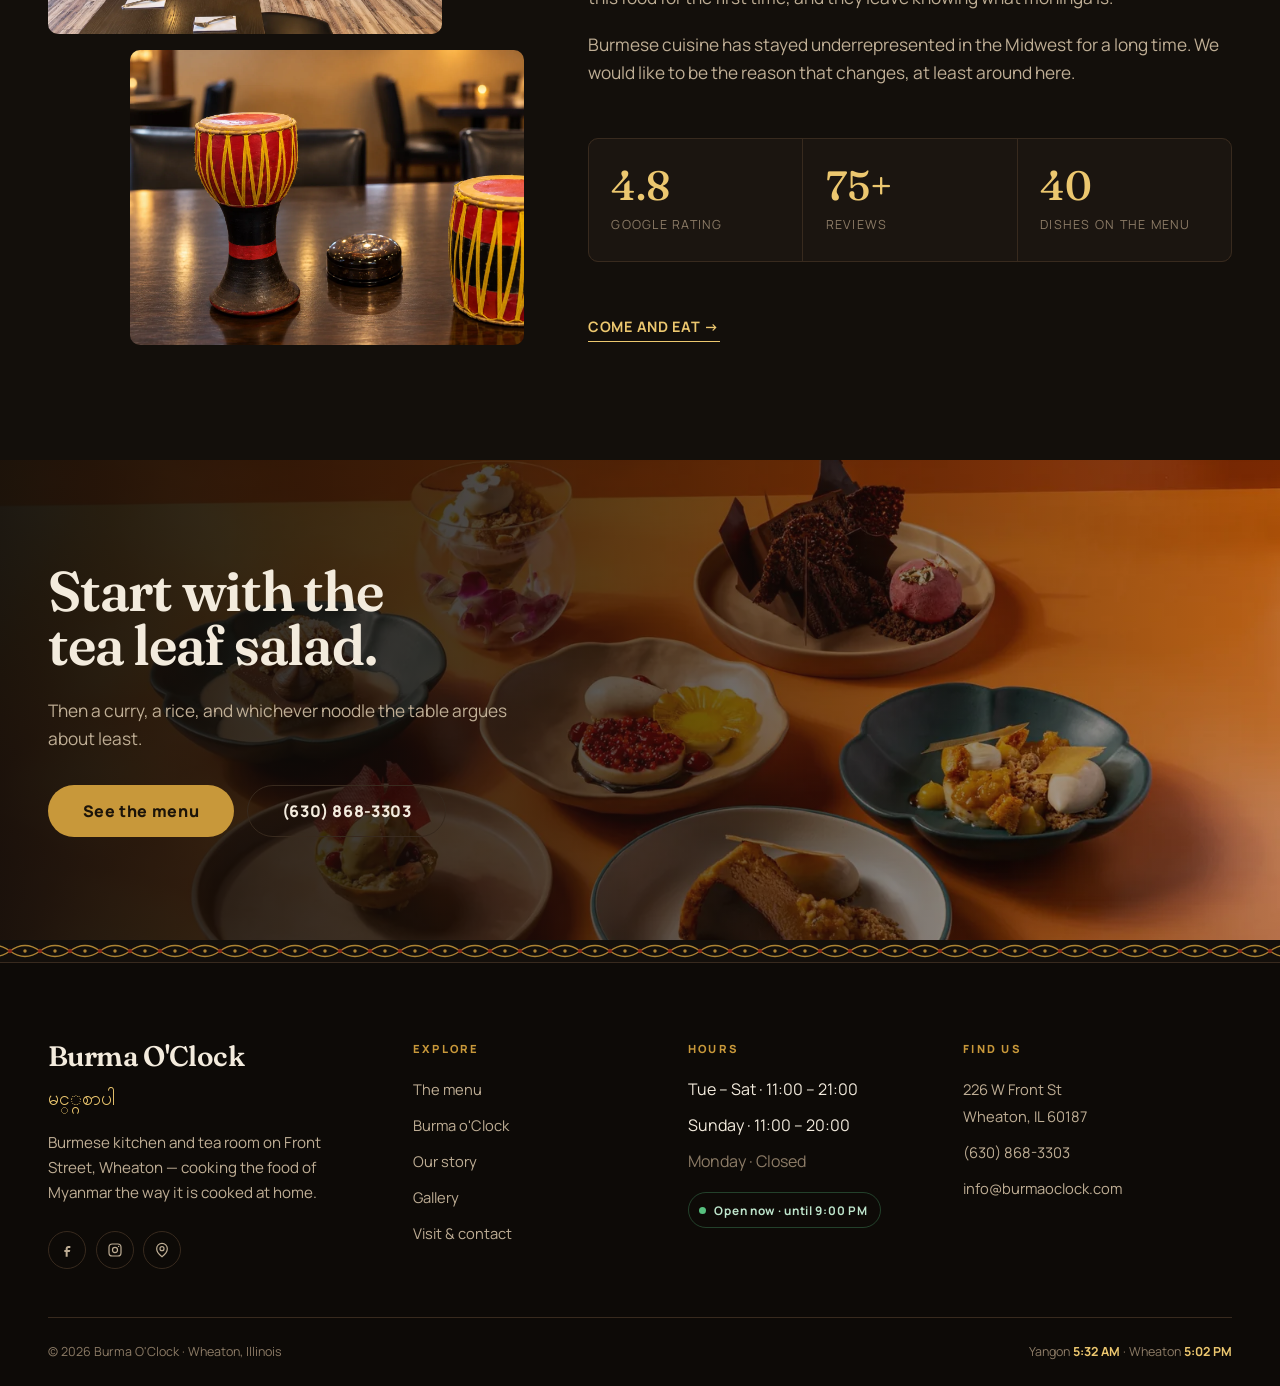
<file: story.html>
<!doctype html>
<html lang="en">
<head>
<meta charset="utf-8">
<meta name="viewport" content="width=device-width, initial-scale=1">
<title>Our Story &mdash; Burma O'Clock, Wheaton IL</title>
<meta name="description" content="From the markets of Yangon to Front Street in Wheaton &mdash; why a Burmese kitchen ended up in the Midwest.">
<meta name="robots" content="noindex, nofollow">
<meta name="theme-color" content="#130f0b">
<link rel="preconnect" href="https://fonts.googleapis.com">
<link rel="preconnect" href="https://fonts.gstatic.com" crossorigin>
<link href="https://fonts.googleapis.com/css2?family=Fraunces:ital,opsz,wght,SOFT,WONK@0,9..144,400..700,0..100,1;1,9..144,400..700,0..100,1&family=Manrope:wght@400..800&family=Padauk:wght@400;700&display=swap" rel="stylesheet">
<link rel="stylesheet" href="assets/css/site.css">
<link rel="icon" href="data:image/svg+xml,%3Csvg xmlns='http://www.w3.org/2000/svg' viewBox='0 0 100 100'%3E%3Crect width='100' height='100' fill='%23130f0b'/%3E%3Ccircle cx='50' cy='50' r='34' fill='none' stroke='%23c8983a' stroke-width='5'/%3E%3Cpath d='M50 22l5 22h-10z' fill='%23c8983a'/%3E%3C/svg%3E">
</head>
<body>
<a class="skip" href="#main">Skip to content</a>

<header class="hdr">
  <div class="hdr__in">
    <a class="brand" href="index.html" aria-label="Burma O'Clock &mdash; home">
      <svg class="brand__mark" viewBox="0 0 100 100" fill="none" aria-hidden="true">
        <g class="ring" stroke="#c8983a">
          <circle cx="50" cy="50" r="46.5" stroke-opacity=".4" stroke-width="1.6"/>
          <g stroke-width="2.6" stroke-linecap="round" stroke-opacity=".75">
            <line x1="50" y1="4" x2="50" y2="10"/><line x1="50" y1="4" x2="50" y2="10" transform="rotate(30 50 50)"/>
            <line x1="50" y1="4" x2="50" y2="10" transform="rotate(60 50 50)"/><line x1="50" y1="4" x2="50" y2="10" transform="rotate(90 50 50)"/>
            <line x1="50" y1="4" x2="50" y2="10" transform="rotate(120 50 50)"/><line x1="50" y1="4" x2="50" y2="10" transform="rotate(150 50 50)"/>
            <line x1="50" y1="4" x2="50" y2="10" transform="rotate(180 50 50)"/><line x1="50" y1="4" x2="50" y2="10" transform="rotate(210 50 50)"/>
            <line x1="50" y1="4" x2="50" y2="10" transform="rotate(240 50 50)"/><line x1="50" y1="4" x2="50" y2="10" transform="rotate(270 50 50)"/>
            <line x1="50" y1="4" x2="50" y2="10" transform="rotate(300 50 50)"/><line x1="50" y1="4" x2="50" y2="10" transform="rotate(330 50 50)"/>
          </g>
        </g>
        <g fill="#ecc76f">
          <rect x="29" y="72" width="42" height="4.5" rx="1"/><rect x="33.5" y="65.5" width="33" height="5" rx="1"/>
          <path d="M37 65.5c0-15 5.5-24 13-28.5 7.5 4.5 13 13.5 13 28.5z"/><path d="M46.5 37 50 17l3.5 20z"/>
          <ellipse cx="50" cy="31" rx="6" ry="1.5"/><ellipse cx="50" cy="26" rx="4.5" ry="1.3"/><circle cx="50" cy="14" r="2.6"/>
        </g>
      </svg>
      <span class="brand__txt"><span class="brand__name">Burma O'Clock</span><span class="brand__sub">FRESH &middot; BOLD &middot; BURMESE</span></span>
    </a>
    <nav class="nav" id="nav">
      <a href="index.html">Home</a>
      <a href="menu.html">Menu</a>
      <a href="clock.html">The Clock</a>
      <a href="story.html" aria-current="page">Story</a>
      <a href="gallery.html">Gallery</a>
      <a href="visit.html">Visit</a>
    </nav>
    <div class="hdr__cta">
      <span class="status" data-status><span class="status__dot"></span><span data-status-text>Checking hours&hellip;</span></span>
      <a class="btn" href="tel:+16308683303">Call to order</a>
      <button class="burger" aria-label="Menu" aria-expanded="false" aria-controls="nav"><span></span></button>
    </div>
  </div>
</header>

<main id="main">
<section class="phero">
  <img src="assets/img/cult/street-vendor.webp" alt="" aria-hidden="true">
  <div class="wrap">
    <p class="eyebrow">Our story</p>
    <h1 class="display mt-md">A tea shop on Front Street.</h1>
    <p class="lead">
      Burma O'Clock was founded by a team of Burmese natives who grew up in the markets and
      food stalls of Yangon, and wanted to cook that food somewhere it had never really been cooked.
    </p>
  </div>
</section>

<div class="acheik acheik--sm" aria-hidden="true"></div>

<!-- ================= YANGON ================= -->
<section class="sec">
  <div class="wrap">
    <div class="split split--wide-l">
      <div class="rv">
        <p class="eyebrow">Yangon</p>
        <h2 class="display t-h2 mt-md">It starts in a market, the way it always does.</h2>
        <div class="stack mt-md">
          <p class="lead">
            Burmese cooking is not learned from books. It is learned standing next to somebody
            older than you, at a stall or a stove, being told that the onions are not brown enough
            yet. Our founders learned it in Yangon &mdash; a city where breakfast is bought on the
            street from a pot carried on a shoulder pole, and where a tea shop is somewhere you
            go to sit for three hours over a glass that costs almost nothing.
          </p>
          <p class="lead">
            They came to the Midwest and found that Burmese food had barely arrived here. There
            are Thai restaurants on every other block and Burmese ones almost nowhere &mdash; even
            though Burma sits between India, China and Thailand and takes something from each of
            them without being any of them.
          </p>
          <p class="lead">
            So they opened a room on Front Street in Wheaton and started cooking it properly.
          </p>
        </div>
      </div>
      <div class="stackimg rv rv-d2">
        <figure class="clipimg"><img src="assets/img/cult/street-1.webp" alt="A street in Yangon" loading="lazy" decoding="async"></figure>
        <figure class="clipimg"><img src="assets/img/cult/tea-sorting.webp" alt="Hands sorting fermented tea leaves" loading="lazy" decoding="async"></figure>
      </div>
    </div>
  </div>
</section>

<!-- ================= QUOTE ================= -->
<section class="sec sec--lacquer weave sec--tight">
  <div class="wrap wrap--narrow center">
    <blockquote class="rv">
      <p class="quote">
        &ldquo;Every dish at Burma O'Clock tells a story &mdash; whether it's the bold spices of our
        curries or the fresh, tangy flavours of our famous Tea Leaf Salad.&rdquo;
      </p>
      <p class="cite">Burma O'Clock</p>
    </blockquote>
  </div>
</section>

<!-- ================= WHAT WE DO ================= -->
<section class="sec sec--cream">
  <div class="wrap">
    <div class="shead rv">
      <p class="eyebrow">How we cook</p>
      <h2 class="display t-h2">Four things we will not do differently.</h2>
    </div>
    <ul class="nums rv">
      <li>
        <div>
          <b style="font-family:var(--display);font-size:1.25rem">We ferment our own tea.</b>
          <p style="color:#6b5d4d;margin-top:.4rem;max-width:60ch">Lahpet is the spine of Burmese cooking and there is no shortcut for it. Steamed, pressed, left alone for months. The tea leaf salad is tossed the moment you order it, never before.</p>
        </div>
      </li>
      <li>
        <div>
          <b style="font-family:var(--display);font-size:1.25rem">We wait for the oil to split.</b>
          <p style="color:#6b5d4d;margin-top:.4rem;max-width:60ch">A Burmese curry is finished when the aromatics have fried down far enough that the oil separates and floats clear. You cannot rush it and you cannot fake it, and it is why the curry pots go on in the morning.</p>
        </div>
      </li>
      <li>
        <div>
          <b style="font-family:var(--display);font-size:1.25rem">We don't translate the food into something else.</b>
          <p style="color:#6b5d4d;margin-top:.4rem;max-width:60ch">Moh hinga is not Burmese pho. Lahpet thoke is not a Thai salad. We are not going to describe them as though they were, and we are not going to sweeten them so they land more easily.</p>
        </div>
      </li>
      <li>
        <div>
          <b style="font-family:var(--display);font-size:1.25rem">We explain anything you ask about.</b>
          <p style="color:#6b5d4d;margin-top:.4rem;max-width:60ch">Most people who walk in have never eaten Burmese food. That is the whole point of being here. Ask what something is and you'll get the real answer.</p>
        </div>
      </li>
    </ul>
  </div>
</section>

<!-- ================= WHEATON ================= -->
<section class="sec">
  <div class="wrap">
    <div class="split split--wide-r">
      <div class="stackimg stackimg--wide rv">
        <figure class="clipimg"><img src="assets/img/place/interior-1.webp" alt="Inside Burma O'Clock" loading="lazy" decoding="async"></figure>
        <figure class="clipimg"><img src="assets/img/place/interior-2.webp" alt="A corner of the dining room" loading="lazy" decoding="async"></figure>
      </div>
      <div class="rv rv-d2">
        <p class="eyebrow">Wheaton</p>
        <h2 class="display t-h2 mt-md">226 W Front Street, one block from City Hall.</h2>
        <div class="stack mt-md">
          <p class="lead">
            Downtown Wheaton is not where anybody expects to find Burmese food. That has turned out
            to be the best thing about it: almost everyone who eats here is eating this food for the
            first time, and they leave knowing what mohinga is.
          </p>
          <p class="lead">
            Burmese cuisine has stayed underrepresented in the Midwest for a long time. We would like
            to be the reason that changes, at least around here.
          </p>
        </div>
        <div class="stats mt-lg">
          <div class="stat"><b>4.8</b><span>Google rating</span></div>
          <div class="stat"><b>75+</b><span>Reviews</span></div>
          <div class="stat"><b>40</b><span>Dishes on the menu</span></div>
        </div>
        <div class="mt-lg"><a class="ulink" href="visit.html">Come and eat &rarr;</a></div>
      </div>
    </div>
  </div>
</section>

<section class="fullbleed" style="min-height:min(62vh,480px)">
  <img src="assets/img/food/tasting.webp" alt="" aria-hidden="true" loading="lazy">
  <div class="wrap">
    <div style="max-width:540px" class="rv">
      <h2 class="display t-h2">Start with the tea leaf salad.</h2>
      <p class="lead mt-md">Then a curry, a rice, and whichever noodle the table argues about least.</p>
      <div class="hero__acts" style="margin-top:2rem">
        <a class="btn btn--lg" href="menu.html">See the menu</a>
        <a class="btn btn--ghost btn--lg" href="tel:+16308683303">(630) 868-3303</a>
      </div>
    </div>
  </div>
</section>

</main>

<div class="acheik" aria-hidden="true"></div>
<footer class="ftr">
  <div class="wrap">
    <div class="ftr__grid">
      <div>
        <p class="display t-h3">Burma O'Clock</p>
        <p class="mm gold" style="font-size:1.2rem;margin-top:.6rem" lang="my">&#4121;&#4100;&#4153;&#4153;&#4098;&#4101;&#4140;&#4117;&#4139;</p>
        <p class="lead" style="font-size:.95rem;margin-top:.8rem">Burmese kitchen and tea room on Front Street, Wheaton &mdash; cooking the food of Myanmar the way it is cooked at home.</p>
        <div class="socials" style="margin-top:1.6rem">
          <a href="https://www.facebook.com/" target="_blank" rel="noopener" aria-label="Facebook"><svg viewBox="0 0 24 24" fill="currentColor"><path d="M14 9h3V6h-3c-2.2 0-4 1.8-4 4v2H8v3h2v7h3v-7h3l1-3h-4v-2c0-.6.4-1 1-1z"/></svg></a>
          <a href="https://www.instagram.com/" target="_blank" rel="noopener" aria-label="Instagram"><svg viewBox="0 0 24 24" fill="none" stroke="currentColor" stroke-width="1.8"><rect x="3" y="3" width="18" height="18" rx="5"/><circle cx="12" cy="12" r="3.8"/><circle cx="17.4" cy="6.6" r="1" fill="currentColor" stroke="none"/></svg></a>
          <a href="https://maps.google.com/?q=226+W+Front+St+Wheaton+IL+60187" target="_blank" rel="noopener" aria-label="Google Maps"><svg viewBox="0 0 24 24" fill="none" stroke="currentColor" stroke-width="1.8"><path d="M20 10c0 6-8 12-8 12S4 16 4 10a8 8 0 1 1 16 0z"/><circle cx="12" cy="10" r="3"/></svg></a>
        </div>
      </div>
      <div><h4>Explore</h4><ul>
        <li><a href="menu.html">The menu</a></li><li><a href="clock.html">Burma o'Clock</a></li>
        <li><a href="story.html">Our story</a></li><li><a href="gallery.html">Gallery</a></li><li><a href="visit.html">Visit &amp; contact</a></li>
      </ul></div>
      <div><h4>Hours</h4><ul>
        <li>Tue &ndash; Sat &middot; 11:00 &ndash; 21:00</li><li>Sunday &middot; 11:00 &ndash; 20:00</li><li style="color:var(--fg-faint)">Monday &middot; Closed</li>
      </ul><p style="margin-top:1.1rem"><span class="status" data-status><span class="status__dot"></span><span data-status-text>&mdash;</span></span></p></div>
      <div><h4>Find us</h4><ul>
        <li><a href="https://maps.google.com/?q=226+W+Front+St+Wheaton+IL+60187" target="_blank" rel="noopener">226 W Front St<br>Wheaton, IL 60187</a></li>
        <li><a href="tel:+16308683303">(630) 868-3303</a></li><li><a href="mailto:info@burmaoclock.com">info@burmaoclock.com</a></li>
      </ul></div>
    </div>
    <div class="ftr__bar">
      <p>&copy; <span data-year>2026</span> Burma O'Clock &middot; Wheaton, Illinois</p>
      <p>Yangon <b class="gold" data-clock="yangon">&mdash;</b> &middot; Wheaton <b class="gold" data-clock="wheaton">&mdash;</b></p>
    </div>
  </div>
</footer>

<div class="orderbar">
  <a class="btn btn--ghost" href="menu.html">Menu</a>
  <a class="btn" href="tel:+16308683303">Call to order</a>
</div>

<script src="assets/js/site.js"></script>
</body>
</html>
</file>
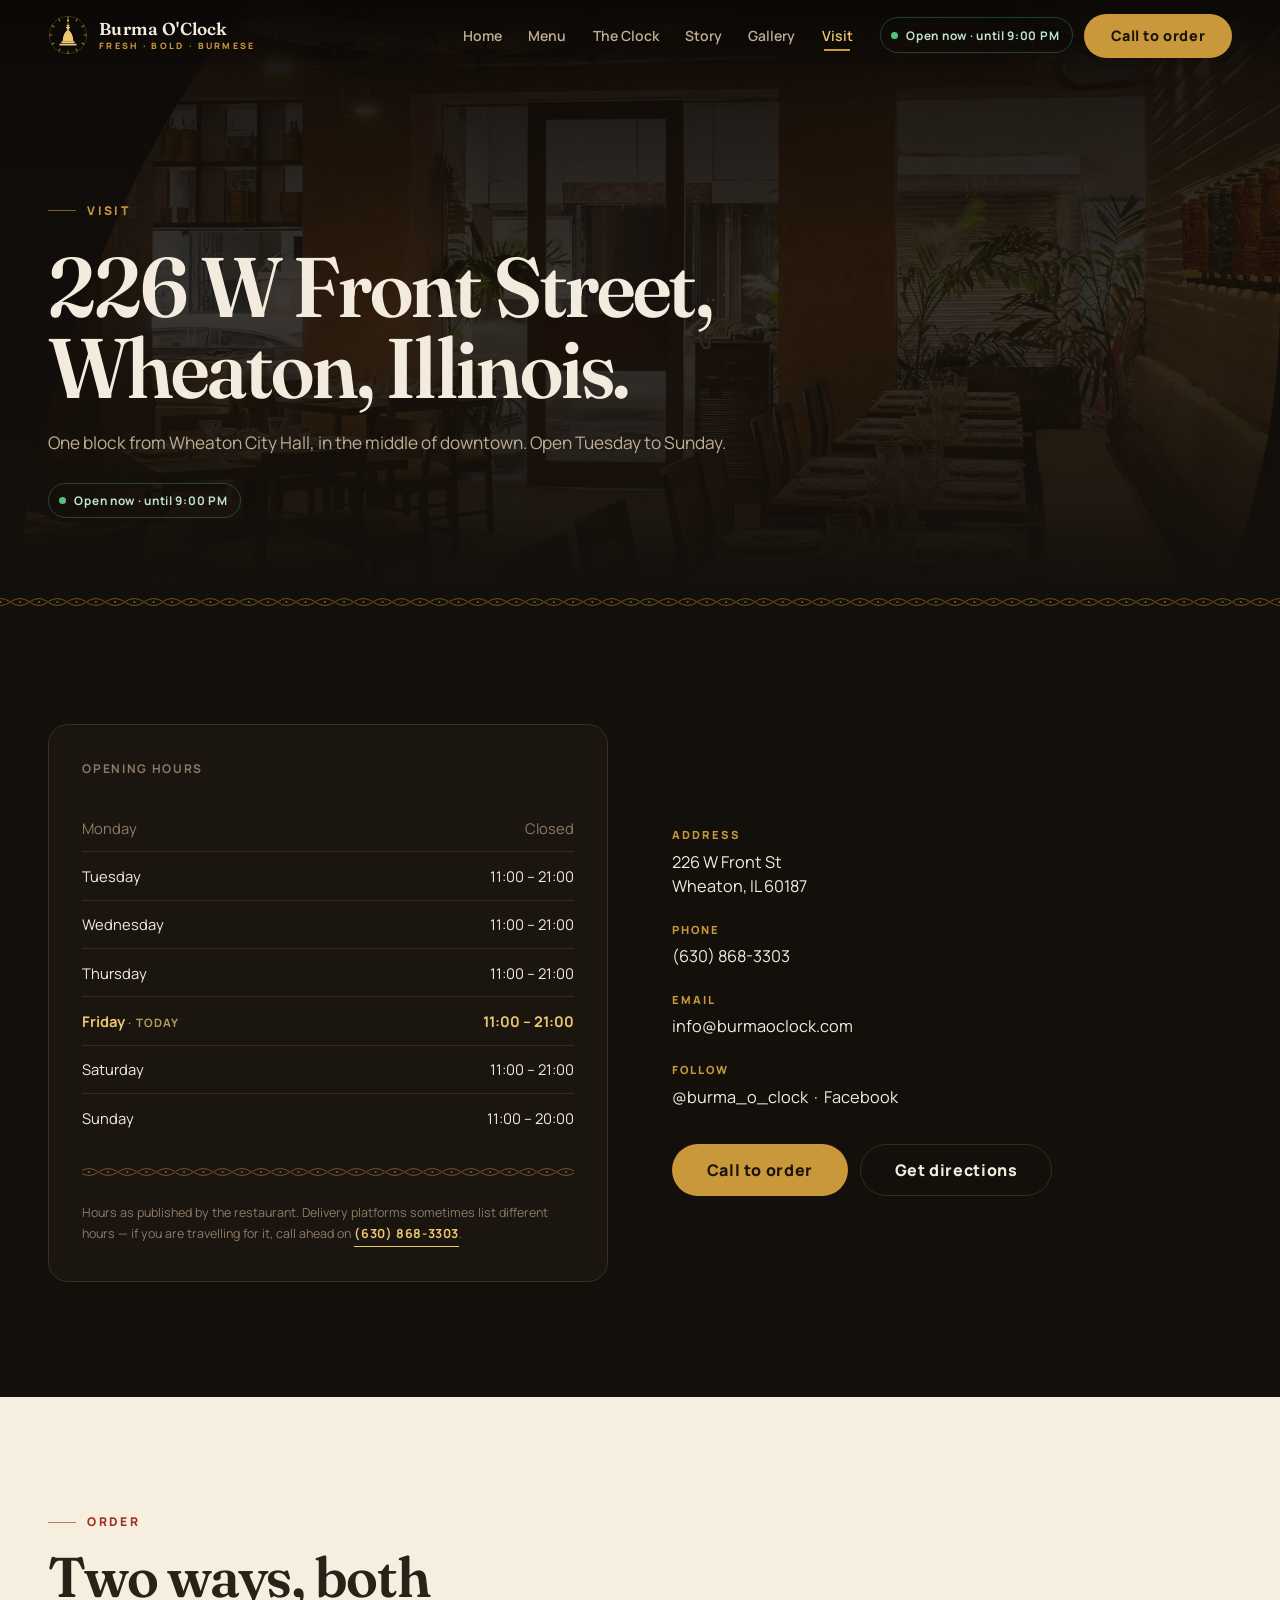
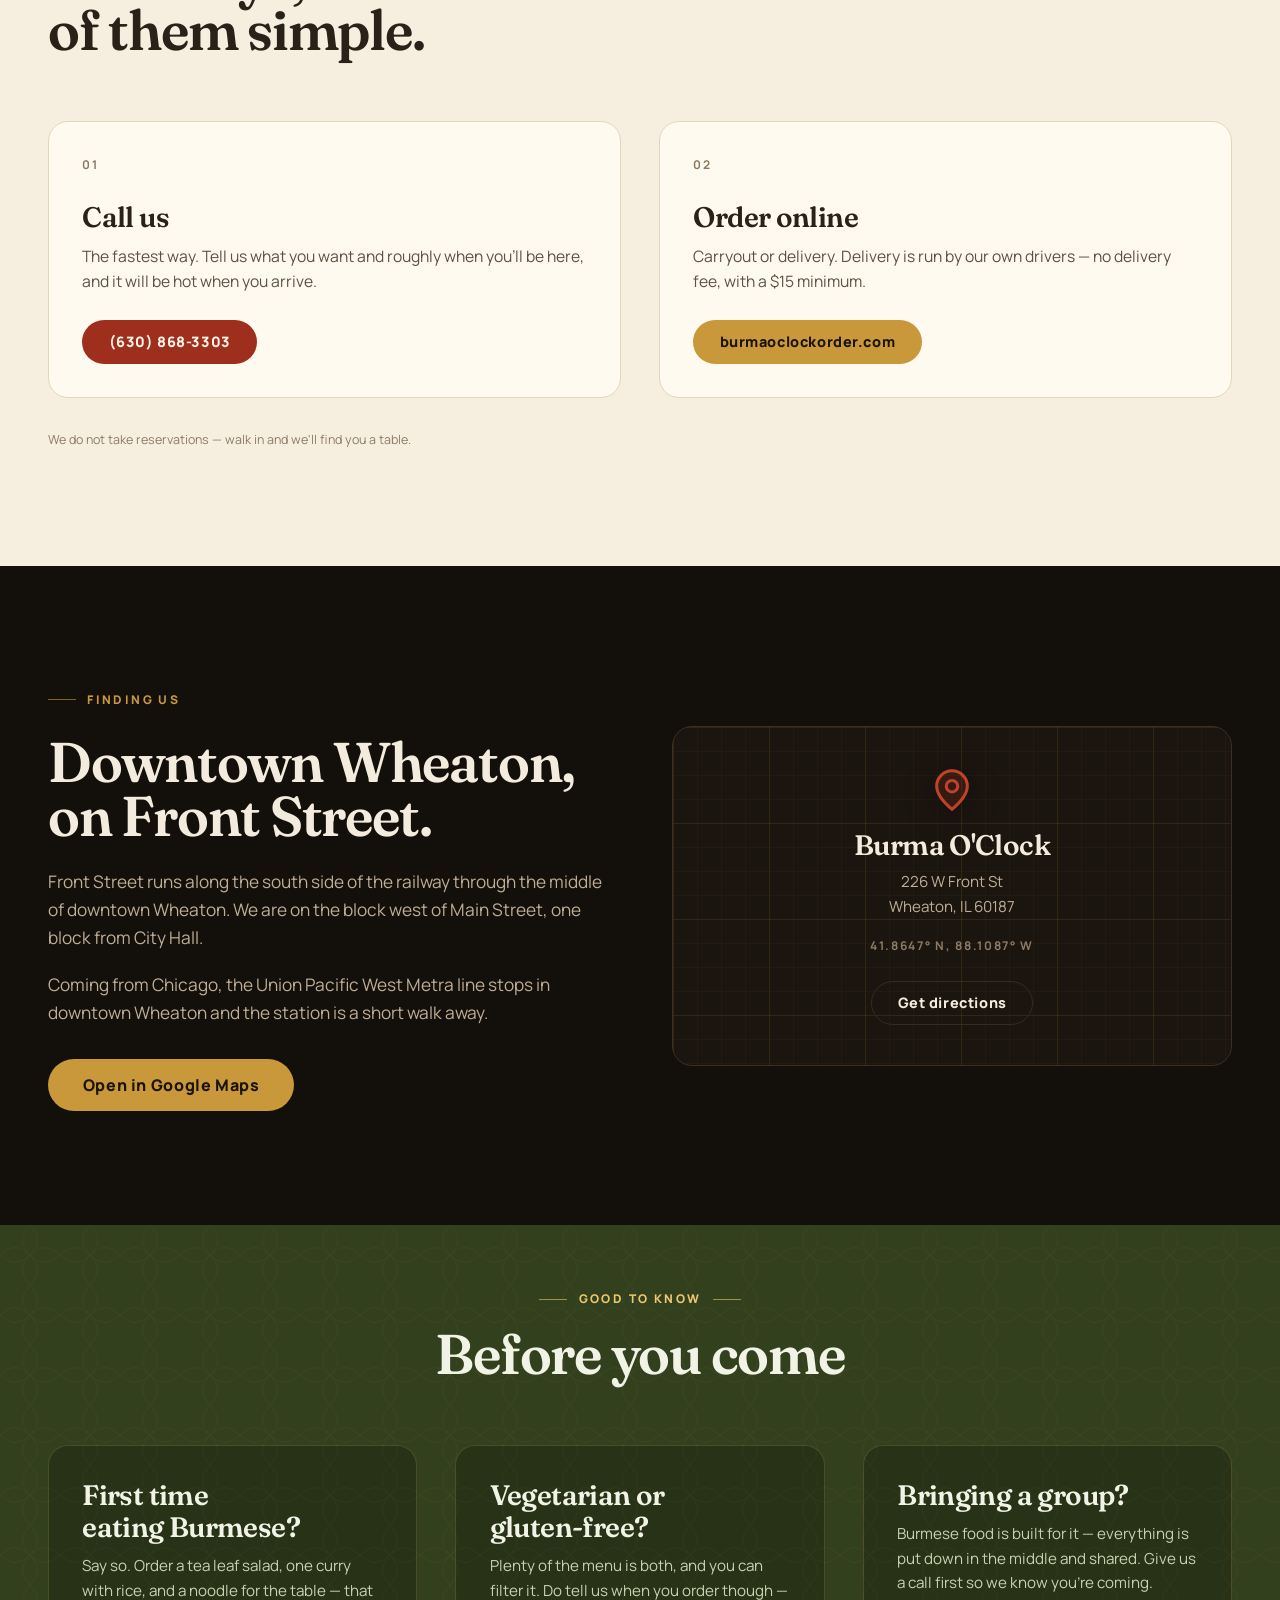
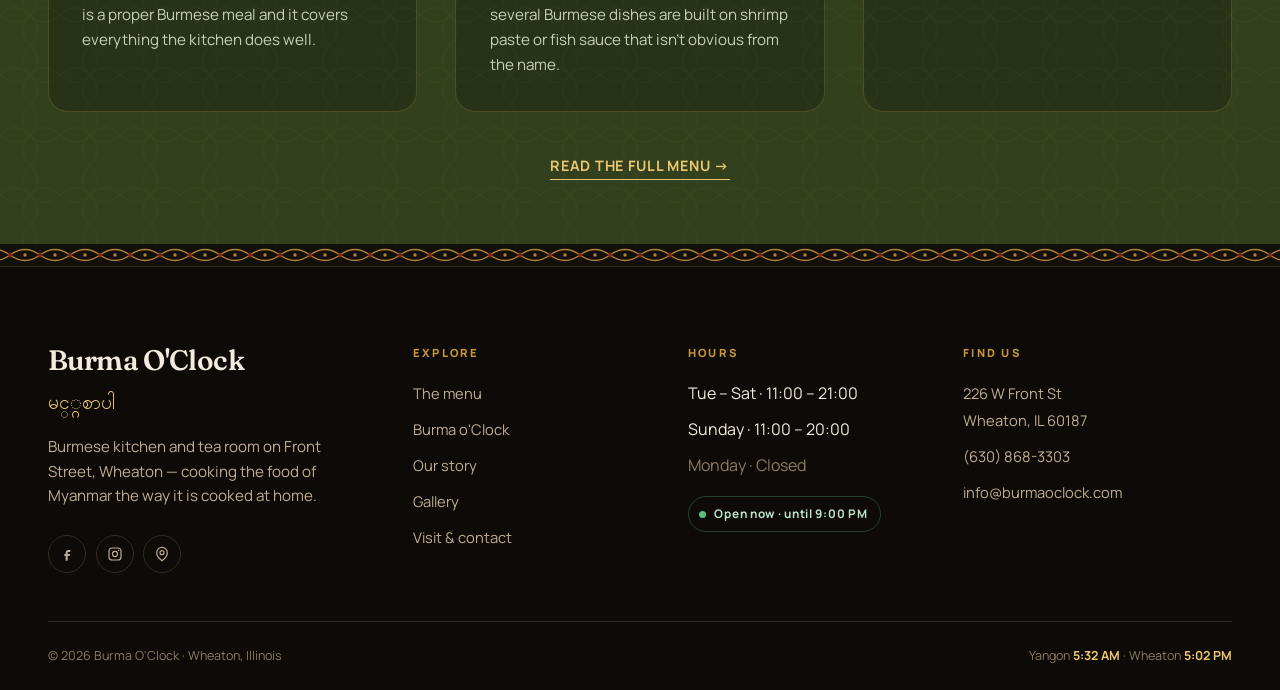
<file: visit.html>
<!doctype html>
<html lang="en">
<head>
<meta charset="utf-8">
<meta name="viewport" content="width=device-width, initial-scale=1">
<title>Visit &amp; Contact &mdash; Burma O'Clock, Wheaton IL</title>
<meta name="description" content="226 W Front St, Wheaton IL 60187. Open Tuesday to Sunday. Call (630) 868-3303 to order.">
<meta name="robots" content="noindex, nofollow">
<meta name="theme-color" content="#130f0b">
<link rel="preconnect" href="https://fonts.googleapis.com">
<link rel="preconnect" href="https://fonts.gstatic.com" crossorigin>
<link href="https://fonts.googleapis.com/css2?family=Fraunces:ital,opsz,wght,SOFT,WONK@0,9..144,400..700,0..100,1;1,9..144,400..700,0..100,1&family=Manrope:wght@400..800&family=Padauk:wght@400;700&display=swap" rel="stylesheet">
<link rel="stylesheet" href="assets/css/site.css">
<link rel="icon" href="data:image/svg+xml,%3Csvg xmlns='http://www.w3.org/2000/svg' viewBox='0 0 100 100'%3E%3Crect width='100' height='100' fill='%23130f0b'/%3E%3Ccircle cx='50' cy='50' r='34' fill='none' stroke='%23c8983a' stroke-width='5'/%3E%3Cpath d='M50 22l5 22h-10z' fill='%23c8983a'/%3E%3C/svg%3E">
</head>
<body>
<a class="skip" href="#main">Skip to content</a>

<header class="hdr">
  <div class="hdr__in">
    <a class="brand" href="index.html" aria-label="Burma O'Clock &mdash; home">
      <svg class="brand__mark" viewBox="0 0 100 100" fill="none" aria-hidden="true">
        <g class="ring" stroke="#c8983a">
          <circle cx="50" cy="50" r="46.5" stroke-opacity=".4" stroke-width="1.6"/>
          <g stroke-width="2.6" stroke-linecap="round" stroke-opacity=".75">
            <line x1="50" y1="4" x2="50" y2="10"/><line x1="50" y1="4" x2="50" y2="10" transform="rotate(30 50 50)"/>
            <line x1="50" y1="4" x2="50" y2="10" transform="rotate(60 50 50)"/><line x1="50" y1="4" x2="50" y2="10" transform="rotate(90 50 50)"/>
            <line x1="50" y1="4" x2="50" y2="10" transform="rotate(120 50 50)"/><line x1="50" y1="4" x2="50" y2="10" transform="rotate(150 50 50)"/>
            <line x1="50" y1="4" x2="50" y2="10" transform="rotate(180 50 50)"/><line x1="50" y1="4" x2="50" y2="10" transform="rotate(210 50 50)"/>
            <line x1="50" y1="4" x2="50" y2="10" transform="rotate(240 50 50)"/><line x1="50" y1="4" x2="50" y2="10" transform="rotate(270 50 50)"/>
            <line x1="50" y1="4" x2="50" y2="10" transform="rotate(300 50 50)"/><line x1="50" y1="4" x2="50" y2="10" transform="rotate(330 50 50)"/>
          </g>
        </g>
        <g fill="#ecc76f">
          <rect x="29" y="72" width="42" height="4.5" rx="1"/><rect x="33.5" y="65.5" width="33" height="5" rx="1"/>
          <path d="M37 65.5c0-15 5.5-24 13-28.5 7.5 4.5 13 13.5 13 28.5z"/><path d="M46.5 37 50 17l3.5 20z"/>
          <ellipse cx="50" cy="31" rx="6" ry="1.5"/><ellipse cx="50" cy="26" rx="4.5" ry="1.3"/><circle cx="50" cy="14" r="2.6"/>
        </g>
      </svg>
      <span class="brand__txt"><span class="brand__name">Burma O'Clock</span><span class="brand__sub">FRESH &middot; BOLD &middot; BURMESE</span></span>
    </a>
    <nav class="nav" id="nav">
      <a href="index.html">Home</a>
      <a href="menu.html">Menu</a>
      <a href="clock.html">The Clock</a>
      <a href="story.html">Story</a>
      <a href="gallery.html">Gallery</a>
      <a href="visit.html" aria-current="page">Visit</a>
    </nav>
    <div class="hdr__cta">
      <span class="status" data-status><span class="status__dot"></span><span data-status-text>Checking hours&hellip;</span></span>
      <a class="btn" href="tel:+16308683303">Call to order</a>
      <button class="burger" aria-label="Menu" aria-expanded="false" aria-controls="nav"><span></span></button>
    </div>
  </div>
</header>

<main id="main">
<section class="phero">
  <img src="assets/img/place/warm-interior.webp" alt="" aria-hidden="true">
  <div class="wrap">
    <p class="eyebrow">Visit</p>
    <h1 class="display mt-md">226 W Front Street,<br>Wheaton, Illinois.</h1>
    <p class="lead">
      One block from Wheaton City Hall, in the middle of downtown. Open Tuesday to Sunday.
    </p>
    <p style="margin-top:1.6rem"><span class="status" data-status><span class="status__dot"></span><span data-status-text>Checking hours&hellip;</span></span></p>
  </div>
</section>

<div class="acheik acheik--sm" aria-hidden="true"></div>

<!-- ================= THE ESSENTIALS ================= -->
<section class="sec">
  <div class="wrap">
    <div class="split">
      <div class="card rv">
        <p class="tiny">Opening hours</p>
        <ul class="hours mt-md">
          <li data-day="1" class="is-closed"><span>Monday</span><span>Closed</span></li>
          <li data-day="2"><span>Tuesday</span><span>11:00 &ndash; 21:00</span></li>
          <li data-day="3"><span>Wednesday</span><span>11:00 &ndash; 21:00</span></li>
          <li data-day="4"><span>Thursday</span><span>11:00 &ndash; 21:00</span></li>
          <li data-day="5"><span>Friday</span><span>11:00 &ndash; 21:00</span></li>
          <li data-day="6"><span>Saturday</span><span>11:00 &ndash; 21:00</span></li>
          <li data-day="0"><span>Sunday</span><span>11:00 &ndash; 20:00</span></li>
        </ul>
        <div class="acheik acheik--sm" aria-hidden="true" style="margin:1.5rem 0"></div>
        <p class="formnote">
          Hours as published by the restaurant. Delivery platforms sometimes list different hours
          &mdash; if you are travelling for it, call ahead on
          <a class="ulink" style="font-size:.78rem" href="tel:+16308683303">(630) 868-3303</a>.
        </p>
      </div>

      <div class="rv rv-d2">
        <dl class="infolist">
          <div>
            <dt>Address</dt>
            <dd><a href="https://maps.app.goo.gl/VojZ9nGvrLqBkXvn6" target="_blank" rel="noopener">226 W Front St<br>Wheaton, IL 60187</a></dd>
          </div>
          <div>
            <dt>Phone</dt>
            <dd><a href="tel:+16308683303">(630) 868-3303</a></dd>
          </div>
          <div>
            <dt>Email</dt>
            <dd><a href="mailto:info@burmaoclock.com">info@burmaoclock.com</a></dd>
          </div>
          <div>
            <dt>Follow</dt>
            <dd>
              <a href="https://www.instagram.com/burma_o_clock/" target="_blank" rel="noopener">@burma_o_clock</a>
              &nbsp;&middot;&nbsp;
              <a href="https://www.facebook.com/people/Burma-O-Clock-Burmese-Restaurant/61558540502369/" target="_blank" rel="noopener">Facebook</a>
            </dd>
          </div>
        </dl>
        <div class="hero__acts" style="margin-top:2.2rem">
          <a class="btn btn--lg" href="tel:+16308683303">Call to order</a>
          <a class="btn btn--ghost btn--lg" href="https://maps.app.goo.gl/VojZ9nGvrLqBkXvn6" target="_blank" rel="noopener">Get directions</a>
        </div>
      </div>
    </div>
  </div>
</section>

<!-- ================= ORDER ================= -->
<section class="sec sec--cream" id="order">
  <div class="wrap">
    <div class="shead rv">
      <p class="eyebrow">Order</p>
      <h2 class="display t-h2">Two ways, both of them simple.</h2>
    </div>
    <div class="grid g-2">
      <article class="card card--hover rv">
        <p class="tiny">01</p>
        <h3 class="display t-h3 mt-md">Call us</h3>
        <p class="lead" style="font-size:.98rem;margin-top:.7rem">
          The fastest way. Tell us what you want and roughly when you'll be here, and it will be
          hot when you arrive.
        </p>
        <div style="margin-top:1.6rem"><a class="btn btn--lacquer" href="tel:+16308683303">(630) 868-3303</a></div>
      </article>

      <article class="card card--hover rv rv-d1">
        <p class="tiny">02</p>
        <h3 class="display t-h3 mt-md">Order online</h3>
        <p class="lead" style="font-size:.98rem;margin-top:.7rem">
          Carryout or delivery. Delivery is run by our own drivers &mdash; no delivery fee, with a
          $15 minimum.
        </p>
        <div style="margin-top:1.6rem"><a class="btn" href="https://burmaoclockorder.com" target="_blank" rel="noopener">burmaoclockorder.com</a></div>
      </article>
    </div>

    <p class="formnote mt-lg" style="margin-top:2rem">
      We do not take reservations &mdash; walk in and we'll find you a table.
    </p>
  </div>
</section>

<!-- ================= FINDING US ================= -->
<section class="sec">
  <div class="wrap">
    <div class="split">
      <div class="rv">
        <p class="eyebrow">Finding us</p>
        <h2 class="display t-h2 mt-md">Downtown Wheaton, on Front Street.</h2>
        <div class="stack mt-md">
          <p class="lead">
            Front Street runs along the south side of the railway through the middle of downtown
            Wheaton. We are on the block west of Main Street, one block from City Hall.
          </p>
          <p class="lead">
            Coming from Chicago, the Union Pacific West Metra line stops in downtown Wheaton and
            the station is a short walk away.
          </p>
        </div>
        <div class="hero__acts" style="margin-top:2rem">
          <a class="btn btn--lg" href="https://maps.app.goo.gl/VojZ9nGvrLqBkXvn6" target="_blank" rel="noopener">Open in Google Maps</a>
        </div>
      </div>

      <div class="mapcard rv rv-d2">
        <div>
          <div class="mapcard__pin">
            <svg viewBox="0 0 24 24" fill="none" stroke="currentColor" stroke-width="1.6" aria-hidden="true">
              <path d="M20 10c0 6-8 12-8 12S4 16 4 10a8 8 0 1 1 16 0z" fill="currentColor" fill-opacity=".18"/>
              <circle cx="12" cy="10" r="3"/>
            </svg>
          </div>
          <p class="display t-h3" style="margin-top:1rem">Burma O'Clock</p>
          <p class="lead" style="font-size:.95rem;margin:.6rem auto 0">226 W Front St<br>Wheaton, IL 60187</p>
          <p class="tiny" style="margin-top:1rem">41.8647&deg; N, 88.1087&deg; W</p>
          <div style="margin-top:1.6rem">
            <a class="btn btn--ghost" href="https://maps.app.goo.gl/VojZ9nGvrLqBkXvn6" target="_blank" rel="noopener">Get directions</a>
          </div>
        </div>
      </div>
    </div>
  </div>
</section>

<!-- ================= GOOD TO KNOW ================= -->
<section class="sec sec--jade weave sec--tight">
  <div class="wrap">
    <div class="shead shead--center rv">
      <p class="eyebrow eyebrow--center">Good to know</p>
      <h2 class="display t-h2">Before you come</h2>
    </div>
    <div class="grid g-3">
      <article class="card rv" style="background:rgba(0,0,0,.22);border-color:rgba(236,199,111,.18)">
        <h3 class="display t-h3">First time eating Burmese?</h3>
        <p class="lead" style="font-size:.95rem;margin-top:.7rem;color:#c8d2b0">Say so. Order a tea leaf salad, one curry with rice, and a noodle for the table &mdash; that is a proper Burmese meal and it covers everything the kitchen does well.</p>
      </article>
      <article class="card rv rv-d1" style="background:rgba(0,0,0,.22);border-color:rgba(236,199,111,.18)">
        <h3 class="display t-h3">Vegetarian or gluten-free?</h3>
        <p class="lead" style="font-size:.95rem;margin-top:.7rem;color:#c8d2b0">Plenty of the menu is both, and you can filter it. Do tell us when you order though &mdash; several Burmese dishes are built on shrimp paste or fish sauce that isn't obvious from the name.</p>
      </article>
      <article class="card rv rv-d2" style="background:rgba(0,0,0,.22);border-color:rgba(236,199,111,.18)">
        <h3 class="display t-h3">Bringing a group?</h3>
        <p class="lead" style="font-size:.95rem;margin-top:.7rem;color:#c8d2b0">Burmese food is built for it &mdash; everything is put down in the middle and shared. Give us a call first so we know you're coming.</p>
      </article>
    </div>
    <div class="center" style="margin-top:2.5rem">
      <a class="ulink" href="menu.html" style="color:var(--gold-lit)">Read the full menu &rarr;</a>
    </div>
  </div>
</section>

</main>

<div class="acheik" aria-hidden="true"></div>
<footer class="ftr">
  <div class="wrap">
    <div class="ftr__grid">
      <div>
        <p class="display t-h3">Burma O'Clock</p>
        <p class="mm gold" style="font-size:1.2rem;margin-top:.6rem" lang="my">&#4121;&#4100;&#4153;&#4153;&#4098;&#4101;&#4140;&#4117;&#4139;</p>
        <p class="lead" style="font-size:.95rem;margin-top:.8rem">Burmese kitchen and tea room on Front Street, Wheaton &mdash; cooking the food of Myanmar the way it is cooked at home.</p>
        <div class="socials" style="margin-top:1.6rem">
          <a href="https://www.facebook.com/" target="_blank" rel="noopener" aria-label="Facebook"><svg viewBox="0 0 24 24" fill="currentColor"><path d="M14 9h3V6h-3c-2.2 0-4 1.8-4 4v2H8v3h2v7h3v-7h3l1-3h-4v-2c0-.6.4-1 1-1z"/></svg></a>
          <a href="https://www.instagram.com/" target="_blank" rel="noopener" aria-label="Instagram"><svg viewBox="0 0 24 24" fill="none" stroke="currentColor" stroke-width="1.8"><rect x="3" y="3" width="18" height="18" rx="5"/><circle cx="12" cy="12" r="3.8"/><circle cx="17.4" cy="6.6" r="1" fill="currentColor" stroke="none"/></svg></a>
          <a href="https://maps.google.com/?q=226+W+Front+St+Wheaton+IL+60187" target="_blank" rel="noopener" aria-label="Google Maps"><svg viewBox="0 0 24 24" fill="none" stroke="currentColor" stroke-width="1.8"><path d="M20 10c0 6-8 12-8 12S4 16 4 10a8 8 0 1 1 16 0z"/><circle cx="12" cy="10" r="3"/></svg></a>
        </div>
      </div>
      <div><h4>Explore</h4><ul>
        <li><a href="menu.html">The menu</a></li><li><a href="clock.html">Burma o'Clock</a></li>
        <li><a href="story.html">Our story</a></li><li><a href="gallery.html">Gallery</a></li><li><a href="visit.html">Visit &amp; contact</a></li>
      </ul></div>
      <div><h4>Hours</h4><ul>
        <li>Tue &ndash; Sat &middot; 11:00 &ndash; 21:00</li><li>Sunday &middot; 11:00 &ndash; 20:00</li><li style="color:var(--fg-faint)">Monday &middot; Closed</li>
      </ul><p style="margin-top:1.1rem"><span class="status" data-status><span class="status__dot"></span><span data-status-text>&mdash;</span></span></p></div>
      <div><h4>Find us</h4><ul>
        <li><a href="https://maps.google.com/?q=226+W+Front+St+Wheaton+IL+60187" target="_blank" rel="noopener">226 W Front St<br>Wheaton, IL 60187</a></li>
        <li><a href="tel:+16308683303">(630) 868-3303</a></li><li><a href="mailto:info@burmaoclock.com">info@burmaoclock.com</a></li>
      </ul></div>
    </div>
    <div class="ftr__bar">
      <p>&copy; <span data-year>2026</span> Burma O'Clock &middot; Wheaton, Illinois</p>
      <p>Yangon <b class="gold" data-clock="yangon">&mdash;</b> &middot; Wheaton <b class="gold" data-clock="wheaton">&mdash;</b></p>
    </div>
  </div>
</footer>

<div class="orderbar">
  <a class="btn btn--ghost" href="menu.html">Menu</a>
  <a class="btn" href="tel:+16308683303">Call to order</a>
</div>

<script src="assets/js/site.js"></script>
</body>
</html>
</file>
<file: assets/css/site.css>
/* ==========================================================================
   BURMA O'CLOCK — design system
   Palette: Bagan lacquerware (yun-de) — black ground, cinnabar, Shwedagon gold
   Type:    Fraunces (display, wonk on) / Manrope (UI) / Padauk (Myanmar script)
   ========================================================================== */

/* ---------- 1. Tokens ---------------------------------------------------- */
:root {
  color-scheme: dark;

  /* Lacquer grounds — warm blacks, never blue-black */
  --ink:        #130f0b;
  --ink-1:      #1b1510;
  --ink-2:      #241c15;
  --ink-3:      #30251b;
  --ink-line:   #3c2e21;

  /* Parabaik paper */
  --cream:      #f6efe0;
  --cream-1:    #ece2cd;
  --cream-2:    #d9cbaf;
  --cream-ink:  #2a2118;

  /* Shwedagon gold */
  --gold:       #c8983a;
  --gold-lit:   #ecc76f;
  --gold-deep:  #8f6a20;

  /* Cinnabar lacquer */
  --lacquer:    #9e2f1c;
  --lacquer-lit:#c04228;
  --lacquer-dp: #6d1f12;

  /* Inle green + teak */
  --jade:       #33401e;
  --jade-lit:   #8fa55e;
  --teak:       #6b4a2c;
  --saffron:    #dd8a1c;

  /* Semantic */
  --bg:         var(--ink);
  --fg:         #f3ebdd;
  --fg-dim:     #bfae95;
  --fg-faint:   #8c7b66;
  --rule:       #382a1e;

  /* Type */
  --display: "Fraunces", "Iowan Old Style", Georgia, serif;
  --sans:    "Manrope", ui-sans-serif, system-ui, "Segoe UI", sans-serif;
  --mm:      "Padauk", "Noto Sans Myanmar", var(--sans);

  --wonk: "SOFT" 30, "WONK" 1;

  /* Fluid scale */
  --t-mega:  clamp(3.1rem, 11.5vw, 10.5rem);
  --t-h1:    clamp(2.5rem, 6.6vw, 5.4rem);
  --t-h2:    clamp(2rem, 4.4vw, 3.5rem);
  --t-h3:    clamp(1.35rem, 2.2vw, 1.95rem);
  --t-lead:  clamp(1.06rem, 1.35vw, 1.3rem);
  --t-body:  1.0rem;
  --t-sm:    0.875rem;
  --t-xs:    0.75rem;

  /* Space */
  --gut:     clamp(1.15rem, 4vw, 3rem);
  --sec-y:   clamp(4.5rem, 9vw, 9rem);
  --max:     1320px;
  --max-txt: 68ch;

  --r-sm: 4px;
  --r:    10px;
  --r-lg: 20px;
  --r-pill: 999px;

  --ease: cubic-bezier(.22,.61,.36,1);
  --ease-out: cubic-bezier(.16,1,.3,1);
  --shadow: 0 24px 60px -24px rgba(0,0,0,.75);
}

/* ---------- 2. Reset ----------------------------------------------------- */
*, *::before, *::after { box-sizing: border-box; }
html { -webkit-text-size-adjust: 100%; scroll-behavior: smooth; }
@media (prefers-reduced-motion: reduce) { html { scroll-behavior: auto; } }

body {
  margin: 0;
  background: var(--bg);
  color: var(--fg);
  font-family: var(--sans);
  font-size: var(--t-body);
  line-height: 1.65;
  font-synthesis-weight: none;
  -webkit-font-smoothing: antialiased;
  overflow-x: hidden;
}

img, svg, video { display: block; max-width: 100%; }
img { height: auto; background: var(--ink-2); }
a { color: inherit; text-decoration: none; }
button { font: inherit; color: inherit; background: none; border: 0; cursor: pointer; }
input, textarea, select { font: inherit; color: inherit; }
ul, ol { margin: 0; padding: 0; list-style: none; }
h1, h2, h3, h4, p, figure, blockquote { margin: 0; }
/* must outrank component `display:` rules (e.g. .field { display: grid }) */
[hidden] { display: none !important; }

:focus-visible {
  outline: 2px solid var(--gold-lit);
  outline-offset: 3px;
  border-radius: 2px;
}

::selection { background: var(--lacquer); color: #fff; }

.skip {
  position: absolute; left: 0; top: 0; z-index: 200;
  padding: .8rem 1.2rem; background: var(--gold); color: #1a1309;
  font-weight: 800; transform: translateY(-120%);
}
.skip:focus { transform: none; }

.vh {
  position: absolute !important; width: 1px; height: 1px;
  padding: 0; margin: -1px; overflow: hidden;
  clip-path: inset(50%); white-space: nowrap;
}

/* ---------- 3. Typography helpers --------------------------------------- */
.display {
  font-family: var(--display);
  font-variation-settings: var(--wonk);
  font-weight: 600;
  line-height: .96;
  letter-spacing: -.022em;
  text-wrap: balance;
}
.display--mega { font-size: var(--t-mega); font-weight: 500; letter-spacing: -.035em; }
h1.display, .t-h1 { font-size: var(--t-h1); }
.t-h2 { font-size: var(--t-h2); }
.t-h3 { font-size: var(--t-h3); line-height: 1.14; }

.italic { font-style: italic; }
.gold   { color: var(--gold-lit); }
.lacq   { color: var(--lacquer-lit); }

.lead {
  font-size: var(--t-lead);
  line-height: 1.62;
  color: var(--fg-dim);
  max-width: var(--max-txt);
  text-wrap: pretty;
}

.eyebrow {
  display: inline-flex; align-items: center; gap: .7rem;
  font-size: var(--t-xs);
  font-weight: 800;
  letter-spacing: .2em;
  text-transform: uppercase;
  color: var(--gold);
}
.eyebrow::before {
  content: ""; width: 28px; height: 1px;
  background: currentColor; opacity: .6;
}
.eyebrow--center::after {
  content: ""; width: 28px; height: 1px;
  background: currentColor; opacity: .6;
}

.mm {
  font-family: var(--mm); font-weight: 400;
  font-size: 1.12em;        /* Myanmar glyphs read smaller than Latin at equal px */
  line-height: 1.9;         /* below ~1.7 the stacked clusters clip */
  text-transform: none;     /* the script has no case */
  letter-spacing: normal;   /* spacing tears stacked clusters apart */
}

.tiny {
  font-size: var(--t-xs); letter-spacing: .14em;
  text-transform: uppercase; font-weight: 700; color: var(--fg-faint);
}

/* ---------- 4. Layout ---------------------------------------------------- */
.wrap { width: 100%; max-width: var(--max); margin-inline: auto; padding-inline: var(--gut); }
.wrap--narrow { max-width: 880px; }
.wrap--wide { max-width: 1560px; }

.sec { padding-block: var(--sec-y); position: relative; }
.sec--tight { padding-block: clamp(3rem, 5vw, 5rem); }

.sec--cream { background: var(--cream); color: var(--cream-ink); }
.sec--cream .lead { color: #5d5042; }
.sec--cream .eyebrow { color: var(--lacquer); }
.sec--cream .tiny { color: #8a7a63; }

.sec--lacquer { background: var(--lacquer-dp); color: #fbf0e6; }
.sec--lacquer .eyebrow { color: var(--gold-lit); }
.sec--lacquer .lead { color: #e6c7b6; }

.sec--jade { background: var(--jade); color: #f0f3e6; }
.sec--jade .eyebrow { color: var(--gold-lit); }
.sec--jade .lead { color: #c8d2b0; }

.grid { display: grid; gap: clamp(1.5rem, 3vw, 3rem); }
.g-2 { grid-template-columns: repeat(2, 1fr); }
.g-3 { grid-template-columns: repeat(3, 1fr); }
.g-4 { grid-template-columns: repeat(4, 1fr); }
.split { display: grid; gap: clamp(2rem, 5vw, 5rem); align-items: center; grid-template-columns: 1fr 1fr; }
.split--wide-l { grid-template-columns: 1.15fr .85fr; }
.split--wide-r { grid-template-columns: .85fr 1.15fr; }

@media (max-width: 900px) {
  .g-3, .g-4 { grid-template-columns: repeat(2, 1fr); }
  .split, .split--wide-l, .split--wide-r { grid-template-columns: 1fr; }
}
@media (max-width: 560px) {
  .g-2, .g-3, .g-4 { grid-template-columns: 1fr; }
}

.stack > * + * { margin-top: 1.15rem; }
.stack-lg > * + * { margin-top: 2rem; }

/* ---------- 5. Acheik — the woven wave band ----------------------------- */
/* luntaya acheik: the interlocking wave of the Burmese court longyi */
.acheik {
  height: 22px;
  background-repeat: repeat-x;
  background-size: auto 22px;
  background-position: center;
  background-image: url("data:image/svg+xml,%3Csvg xmlns='http://www.w3.org/2000/svg' width='120' height='22' viewBox='0 0 120 22'%3E%3Cg fill='none' stroke='%23c8983a' stroke-width='1.4'%3E%3Cpath d='M0 11q15-11 30 0t30 0 30 0 30 0'/%3E%3Cpath d='M0 11q15 11 30 0t30 0 30 0 30 0'/%3E%3C/g%3E%3Cg fill='%23c8983a'%3E%3Ccircle cx='15' cy='11' r='1.7'/%3E%3Ccircle cx='45' cy='11' r='1.7'/%3E%3Ccircle cx='75' cy='11' r='1.7'/%3E%3Ccircle cx='105' cy='11' r='1.7'/%3E%3C/g%3E%3Cg fill='%239e2f1c'%3E%3Ccircle cx='0' cy='11' r='2.2'/%3E%3Ccircle cx='30' cy='11' r='2.2'/%3E%3Ccircle cx='60' cy='11' r='2.2'/%3E%3Ccircle cx='90' cy='11' r='2.2'/%3E%3Ccircle cx='120' cy='11' r='2.2'/%3E%3C/g%3E%3C/svg%3E");
  opacity: .85;
}
.acheik--sm { height: 14px; background-size: auto 14px; opacity: .55; }
.acheik--flush { margin: 0; }

/* faint woven ground for dark sections */
.weave { position: relative; }
.weave::before {
  content: ""; position: absolute; inset: 0; pointer-events: none;
  opacity: .045;
  background-image: url("data:image/svg+xml,%3Csvg xmlns='http://www.w3.org/2000/svg' width='60' height='60' viewBox='0 0 60 60'%3E%3Cg fill='none' stroke='%23e6c26f' stroke-width='1'%3E%3Cpath d='M0 30q15-15 30 0t30 0'/%3E%3Cpath d='M0 30q15 15 30 0t30 0'/%3E%3Cpath d='M30 0q15 15 0 30t0 30'/%3E%3Cpath d='M30 0q-15 15 0 30t0 30'/%3E%3C/g%3E%3C/svg%3E");
}

/* ---------- 6. Buttons --------------------------------------------------- */
.btn {
  --btn-bg: var(--gold);
  --btn-fg: #1c1409;
  display: inline-flex; align-items: center; justify-content: center; gap: .6rem;
  padding: .85rem 1.6rem;
  background: var(--btn-bg); color: var(--btn-fg);
  border-radius: var(--r-pill);
  font-weight: 800; font-size: .9rem;
  letter-spacing: .04em;
  line-height: 1;
  border: 1px solid transparent;
  transition: transform .3s var(--ease-out), box-shadow .3s var(--ease-out), background .25s;
  will-change: transform;
}
.btn:hover { transform: translateY(-2px); box-shadow: 0 10px 24px -10px rgba(200,152,58,.7); }
.btn:active { transform: translateY(0); }
.btn svg { width: 16px; height: 16px; }

.btn--ghost {
  --btn-bg: transparent; --btn-fg: var(--fg);
  border-color: var(--rule);
}
.btn--ghost:hover { border-color: var(--gold); color: var(--gold-lit); box-shadow: none; }

.btn--lacquer { --btn-bg: var(--lacquer); --btn-fg: #fff2e9; }
.btn--lacquer:hover { box-shadow: 0 10px 24px -10px rgba(158,47,28,.8); }

.btn--lg { padding: 1.05rem 2.1rem; font-size: 1rem; }

.sec--cream .btn--ghost { --btn-fg: var(--cream-ink); border-color: #c9b995; }
.sec--cream .btn--ghost:hover { border-color: var(--lacquer); color: var(--lacquer); }

/* underline link */
.ulink {
  display: inline-flex; align-items: center; gap: .5rem;
  font-weight: 700; font-size: .9rem; letter-spacing: .05em;
  text-transform: uppercase; color: var(--gold-lit);
  padding-bottom: 3px;
  background-image: linear-gradient(currentColor, currentColor);
  background-size: 100% 1px; background-repeat: no-repeat; background-position: 0 100%;
  transition: background-size .45s var(--ease-out), color .25s;
}
.ulink:hover { background-size: 0% 1px; }
.sec--cream .ulink { color: var(--lacquer); }

/* ---------- 7. Header ---------------------------------------------------- */
.hdr {
  position: fixed; inset: 0 0 auto; z-index: 100;
  transition: background .4s var(--ease), border-color .4s, backdrop-filter .4s;
  border-bottom: 1px solid transparent;
}
.hdr::after {
  content: ""; position: absolute; inset: 0; z-index: -1;
  background: linear-gradient(180deg, rgba(10,8,6,.85), rgba(10,8,6,0));
  transition: opacity .4s;
}
.hdr.is-stuck {
  background: rgba(17,13,9,.88);
  backdrop-filter: blur(14px) saturate(1.2);
  -webkit-backdrop-filter: blur(14px) saturate(1.2);
  border-bottom-color: var(--rule);
}
.hdr.is-stuck::after { opacity: 0; }

.hdr__in {
  max-width: 1560px; margin-inline: auto;
  padding: .85rem var(--gut);
  display: flex; align-items: center; gap: 1rem; flex-wrap: nowrap;
}

.brand { display: flex; align-items: center; gap: .7rem; flex-shrink: 0; }
.brand__mark { width: 40px; height: 40px; flex-shrink: 0; }
.brand__mark .ring { transform-origin: 50% 50%; transition: transform 1.2s var(--ease-out); }
.brand:hover .ring { transform: rotate(30deg); }
.brand__txt { display: flex; flex-direction: column; line-height: 1; }
.brand__name {
  font-family: var(--display); font-variation-settings: var(--wonk);
  font-weight: 600; font-size: 1.08rem; letter-spacing: .01em;
}
.brand__sub {
  font-size: .55rem; letter-spacing: .26em; font-weight: 800;
  color: var(--gold); margin-top: .28rem;
}

.nav { display: flex; align-items: center; gap: .25rem; margin-left: auto; }
.nav a {
  position: relative; padding: .6rem .7rem; white-space: nowrap;
  font-size: .875rem; font-weight: 600; color: var(--fg-dim);
  border-radius: var(--r-sm);
  transition: color .25s;
}
.nav a::after {
  content: ""; position: absolute; left: .85rem; right: .85rem; bottom: .35rem;
  height: 1.5px; background: var(--gold);
  transform: scaleX(0); transform-origin: left; transition: transform .35s var(--ease-out);
}
.nav a:hover { color: var(--fg); }
.nav a:hover::after, .nav a[aria-current="page"]::after { transform: scaleX(1); }
.nav a[aria-current="page"] { color: var(--gold-lit); }

.hdr__cta { display: flex; align-items: center; gap: .7rem; flex-shrink: 0; }
.hdr__cta .btn { white-space: nowrap; }
.status { flex-shrink: 0; }

/* live status pill */
.status {
  display: inline-flex; align-items: center; gap: .5rem;
  padding: .45rem .8rem .45rem .65rem;
  border: 1px solid var(--rule); border-radius: var(--r-pill);
  font-size: .74rem; font-weight: 700; letter-spacing: .06em;
  color: var(--fg-dim); white-space: nowrap;
}
.status__dot {
  width: 7px; height: 7px; border-radius: 50%;
  background: var(--fg-faint); flex-shrink: 0;
}
.status.is-open .status__dot { background: #57c07f; box-shadow: 0 0 0 0 rgba(87,192,127,.6); animation: pulse 2.4s infinite; }
.status.is-open { color: #bfe6cd; border-color: rgba(87,192,127,.3); }
@keyframes pulse {
  70% { box-shadow: 0 0 0 7px rgba(87,192,127,0); }
  100% { box-shadow: 0 0 0 0 rgba(87,192,127,0); }
}
@media (prefers-reduced-motion: reduce) { .status__dot { animation: none !important; } }

/* burger */
.burger { display: none; width: 44px; height: 44px; align-items: center; justify-content: center; }
.burger span {
  display: block; width: 21px; height: 1.5px; background: var(--fg); position: relative;
  transition: background .2s;
}
.burger span::before, .burger span::after {
  content: ""; position: absolute; left: 0; width: 21px; height: 1.5px; background: var(--fg);
  transition: transform .35s var(--ease-out);
}
.burger span::before { top: -6px; }
.burger span::after { top: 6px; }
.burger[aria-expanded="true"] span { background: transparent; }
.burger[aria-expanded="true"] span::before { transform: translateY(6px) rotate(45deg); }
.burger[aria-expanded="true"] span::after { transform: translateY(-6px) rotate(-45deg); }

@media (max-width: 1150px) {
  .burger { display: flex; }
  .nav {
    position: fixed; inset: 0; margin: 0;
    flex-direction: column; justify-content: center; gap: .4rem;
    background: rgba(15,11,8,.97);
    backdrop-filter: blur(20px);
    -webkit-backdrop-filter: blur(20px);
    opacity: 0; visibility: hidden; transition: opacity .4s var(--ease), visibility .4s;
  }
  .nav.is-open { opacity: 1; visibility: visible; }
  .nav a { font-family: var(--display); font-variation-settings: var(--wonk); font-size: 2rem; font-weight: 500; padding: .5rem 1rem; }
  .nav a::after { display: none; }
  .hdr__in { position: relative; z-index: 2; }
  .hdr__cta .status { display: none; }
}
@media (max-width: 620px) {
  .hdr__cta .btn { padding: .7rem 1.1rem; font-size: .8rem; }
  .brand__txt { display: none; }
}

/* ---------- 8. Hero ------------------------------------------------------ */
.hero {
  position: relative; min-height: 100svh;
  display: grid; align-items: end;
  isolation: isolate; overflow: hidden;
  background: var(--ink);
}
.hero__media { position: absolute; inset: 0; z-index: -2; }
.hero__media img {
  width: 100%; height: 100%; object-fit: cover; object-position: center 55%;
  animation: kenburns 26s var(--ease) infinite alternate;
}
@keyframes kenburns {
  from { transform: scale(1.06) translate3d(0,0,0); }
  to   { transform: scale(1.16) translate3d(-1.5%, -1.5%, 0); }
}
@media (prefers-reduced-motion: reduce) { .hero__media img { animation: none; transform: scale(1.04); } }

.hero__scrim {
  position: absolute; inset: 0; z-index: -1;
  background:
    linear-gradient(180deg, rgba(14,10,7,.78) 0%, rgba(14,10,7,.25) 30%, rgba(14,10,7,.6) 58%, rgba(14,10,7,.97) 100%),
    linear-gradient(95deg, rgba(12,9,6,.9) 0%, rgba(12,9,6,.6) 38%, rgba(12,9,6,.08) 68%, transparent 100%),
    radial-gradient(120% 90% at 12% 95%, rgba(109,31,18,.55), transparent 62%);
}

.hero__in {
  padding-block: 10rem clamp(3.5rem, 7vw, 6rem);
  width: 100%; max-width: var(--max); margin-inline: auto; padding-inline: var(--gut);
}
.hero__kicker { margin-bottom: 1.5rem; }
.hero h1 {
  font-size: var(--t-mega);
  font-family: var(--display); font-variation-settings: var(--wonk);
  font-weight: 500; line-height: .88; letter-spacing: -.04em;
  max-width: 15ch;
  text-shadow: 0 4px 40px rgba(0,0,0,.45);
}
.hero h1 em { font-style: italic; color: var(--gold-lit); font-weight: 400; }
.hero__lead { margin-top: 1.8rem; max-width: 46ch; color: #ddcfbb; }
.hero__acts { margin-top: 2.4rem; display: flex; flex-wrap: wrap; gap: .8rem; }

.hero__foot {
  margin-top: clamp(2.5rem, 6vw, 4.5rem);
  display: flex; flex-wrap: wrap; gap: 1rem 2.5rem; align-items: center;
  padding-top: 1.5rem; border-top: 1px solid rgba(255,240,220,.14);
}
.hero__fact { display: flex; flex-direction: column; gap: .3rem; }
.hero__fact b { font-family: var(--display); font-variation-settings: var(--wonk); font-size: 1.12rem; font-weight: 600; }

.hero__band { position: absolute; left: 0; right: 0; bottom: 0; z-index: 1; }

/* scroll cue */
.cue {
  position: absolute; right: var(--gut); bottom: 2.5rem; z-index: 2;
  display: grid; gap: .7rem; justify-items: center;
  font-size: .66rem; letter-spacing: .24em; text-transform: uppercase;
  color: var(--fg-faint); writing-mode: vertical-rl;
}
.cue::after {
  content: ""; width: 1px; height: 54px;
  background: linear-gradient(var(--gold), transparent);
  animation: cueline 2.4s var(--ease) infinite;
}
@keyframes cueline { 0%,100% { opacity: .25; transform: scaleY(.5); transform-origin: top; } 50% { opacity: 1; transform: scaleY(1); } }
@media (max-width: 900px) { .cue { display: none; } }

/* ---------- 9. Marquee --------------------------------------------------- */
.marquee {
  --speed: 48s;
  background: var(--lacquer-dp);
  border-block: 1px solid rgba(236,199,111,.22);
  overflow: hidden; padding-block: .95rem;
  display: flex; gap: 0;
  mask-image: linear-gradient(90deg, transparent, #000 6%, #000 94%, transparent);
  -webkit-mask-image: linear-gradient(90deg, transparent, #000 6%, #000 94%, transparent);
}
.marquee__track {
  display: flex; align-items: center; gap: 2.6rem; flex-shrink: 0;
  padding-right: 2.6rem;            /* holds the gap across the seam between copies */
  animation: slide var(--speed) linear infinite;
  will-change: transform;
}
.marquee:hover .marquee__track,
.marquee:active .marquee__track { animation-play-state: paused; }
@keyframes slide { to { transform: translateX(-100%); } }
@media (prefers-reduced-motion: reduce) { .marquee__track { animation: none; } }
.marquee__item {
  display: inline-flex; align-items: center; gap: 2.6rem;
  font-family: var(--display); font-variation-settings: var(--wonk);
  font-size: clamp(1.05rem, 1.7vw, 1.5rem); font-weight: 500;
  color: #f7e3d4; white-space: nowrap;
}
.marquee__item::after {
  content: ""; width: 7px; height: 7px; rotate: 45deg;
  background: var(--gold); flex-shrink: 0;
}
.marquee__item .mm { font-size: .82em; color: var(--gold-lit); }

/* ---------- 10. Reveal --------------------------------------------------- */
/* The hidden state is gated on `.js`, which site.js adds to <html> on parse.
   If the script never runs, every section renders plainly instead of staying blank. */
.rv { transition: opacity .9s var(--ease-out), transform .9s var(--ease-out); }
.js .rv { opacity: 0; transform: translateY(26px); }
.js .rv.in { opacity: 1; transform: none; }
.rv-d1 { transition-delay: .1s; } .rv-d2 { transition-delay: .2s; }
.rv-d3 { transition-delay: .3s; } .rv-d4 { transition-delay: .4s; }
@media (prefers-reduced-motion: reduce) { .rv { opacity: 1 !important; transform: none !important; transition: none; } }

/* clipped image reveal */
.clipimg { overflow: hidden; border-radius: var(--r); position: relative; }
.clipimg img { width: 100%; height: 100%; object-fit: cover; transition: transform 1.4s var(--ease-out); }
.js .clipimg img { transform: scale(1.12); }
.js .clipimg.in img { transform: scale(1); }

/* ---------- 11. Section head -------------------------------------------- */
.shead { display: grid; gap: 1.1rem; margin-bottom: clamp(2.4rem, 5vw, 4rem); max-width: 62ch; }
.shead--center { justify-items: center; text-align: center; margin-inline: auto; }
.shead--split { max-width: none; grid-template-columns: 1fr auto; align-items: end; gap: 2rem; }
@media (max-width: 760px) { .shead--split { grid-template-columns: 1fr; align-items: start; } }

/* ---------- 12. The Clock (signature) ------------------------------------ */
.clock { display: grid; grid-template-columns: minmax(300px, 460px) 1fr; gap: clamp(2rem, 6vw, 5.5rem); align-items: center; }
@media (max-width: 980px) { .clock { grid-template-columns: 1fr; } }

.dial { position: relative; aspect-ratio: 1; width: 100%; }
.dial__svg { width: 100%; height: 100%; overflow: visible; }
.dial__face { fill: var(--ink-1); stroke: var(--ink-line); stroke-width: .6; }
.dial__ring { fill: none; stroke: rgba(200,152,58,.24); stroke-width: .5; }
.dial__tick { stroke: rgba(200,152,58,.35); stroke-width: .5; }

.dial__hand {
  stroke: var(--lacquer-lit); stroke-width: 1.1; stroke-linecap: round;
  transform-origin: 50px 50px;
  transition: rotate .95s var(--ease-out);
}
.dial__hub { fill: var(--gold); }

.dial__seg {
  cursor: pointer;
  transition: fill .35s var(--ease), opacity .35s;
}
.dial__seg-bg { fill: rgba(200,152,58,.05); }
.dial__seg:hover .dial__seg-bg { fill: rgba(200,152,58,.14); }
.dial__seg.is-on .dial__seg-bg { fill: rgba(158,47,28,.55); }
.dial__lbl {
  font-family: var(--sans); font-size: 3.6px; font-weight: 800;
  letter-spacing: .06em; fill: var(--fg-faint);
  text-anchor: middle; dominant-baseline: middle;
  transition: fill .3s; pointer-events: none;
}
.dial__seg:hover .dial__lbl { fill: var(--fg-dim); }
.dial__seg.is-on .dial__lbl { fill: var(--gold-lit); }

.dial__center {
  position: absolute; inset: 0; display: grid; place-content: center;
  text-align: center; pointer-events: none; padding: 22%;
}
.dial__now {
  font-family: var(--display); font-variation-settings: var(--wonk);
  font-size: clamp(1.6rem, 3.4vw, 2.4rem); font-weight: 600; line-height: 1;
  color: var(--gold-lit);
}
.dial__nowsub { font-size: .68rem; letter-spacing: .18em; text-transform: uppercase; color: var(--fg-faint); margin-top: .5rem; }

.clock__panel { min-height: 320px; }
.clock__time {
  font-family: var(--display); font-variation-settings: var(--wonk);
  font-size: clamp(3rem, 7vw, 5.4rem); font-weight: 500; line-height: .9;
  letter-spacing: -.04em; color: var(--gold-lit);
}
.clock__title { margin-top: .6rem; }
.clock__mm { color: var(--gold); font-size: 1.15rem; margin-top: .4rem; }
.clock__body { margin-top: 1.2rem; }
.clock__dish {
  margin-top: 1.8rem; padding-top: 1.4rem; border-top: 1px solid var(--rule);
  display: flex; align-items: center; gap: 1rem; flex-wrap: wrap;
}
.clock__dish img { width: 74px; height: 74px; border-radius: var(--r); object-fit: cover; flex-shrink: 0; }
.clock__fade { animation: fadeUp .6s var(--ease-out); }
@keyframes fadeUp { from { opacity: 0; transform: translateY(12px); } }
@media (prefers-reduced-motion: reduce) { .clock__fade { animation: none; } }

/* ---------- 13. Auto-running carousel ----------------------------------
   A marquee that carries cards instead of text. The track is cloned in JS
   until the row always overflows, and every copy animates -100% of its own
   width, so the seam never lands inside the viewport. Speed is set from the
   track's measured width so every carousel moves at the same px/second. */
.carousel {
  --speed: 60s;
  --gap: clamp(1rem, 2vw, 1.6rem);
  display: flex;
  overflow: hidden;
  padding-block: .5rem 2rem;
  mask-image: linear-gradient(90deg, transparent, #000 3%, #000 97%, transparent);
  -webkit-mask-image: linear-gradient(90deg, transparent, #000 3%, #000 97%, transparent);
}
.carousel__track {
  display: flex;
  gap: var(--gap);
  padding-right: var(--gap);        /* holds the gap across the seam between copies */
  flex-shrink: 0;
  animation: slide var(--speed) linear infinite;
  will-change: transform;
}
.carousel__track > * { flex: 0 0 clamp(248px, 25vw, 320px); }
.cfig {
  aspect-ratio: 4/5; overflow: hidden; border-radius: var(--r);
  background: var(--ink-1); margin: 0;
}
.cfig img { width: 100%; height: 100%; object-fit: cover; transition: transform .8s var(--ease-out); }
.cfig:hover img { transform: scale(1.05); }
.carousel:hover .carousel__track,
.carousel:focus-within .carousel__track,
.carousel:active .carousel__track { animation-play-state: paused; }

/* No animation means no clones, so it has to stay reachable by hand. */
@media (prefers-reduced-motion: reduce) {
  .carousel {
    overflow-x: auto; scroll-snap-type: x mandatory;
    padding-inline: var(--gut);
    mask-image: none; -webkit-mask-image: none;
  }
  .carousel__track { animation: none; }
  .carousel__track > * { scroll-snap-align: start; }
}

.dish {
  display: block; position: relative; border-radius: var(--r-lg); overflow: hidden;
  background: var(--ink-1); border: 1px solid var(--ink-line);
  transition: transform .5s var(--ease-out), border-color .4s;
}
.dish:hover { transform: translateY(-6px); border-color: var(--gold-deep); }
.dish__img { aspect-ratio: 4/5; overflow: hidden; }
.dish__img img { width: 100%; height: 100%; object-fit: cover; transition: transform .8s var(--ease-out), filter .5s; }
.dish:hover .dish__img img { transform: scale(1.07); }
.dish__body { padding: 1.15rem 1.25rem 1.35rem; }
.dish__top { display: flex; justify-content: space-between; align-items: baseline; gap: 1rem; }
.dish__name {
  font-family: var(--display); font-variation-settings: var(--wonk);
  font-size: 1.16rem; font-weight: 600; line-height: 1.15;
}
.dish__price { color: var(--gold-lit); font-weight: 800; font-size: .95rem; white-space: nowrap; }
.dish__desc { margin-top: .55rem; font-size: .86rem; line-height: 1.55; color: var(--fg-faint); }
.dish__tag {
  position: absolute; top: .9rem; left: .9rem; z-index: 2;
  padding: .3rem .65rem; border-radius: var(--r-pill);
  background: rgba(19,15,11,.78); backdrop-filter: blur(6px);
  font-size: .62rem; font-weight: 800; letter-spacing: .12em; text-transform: uppercase;
  color: var(--gold-lit); border: 1px solid rgba(200,152,58,.35);
}

/* ---------- 14. Feature / editorial blocks ------------------------------- */
.feat { position: relative; overflow: hidden; }
.feat__media { position: relative; border-radius: var(--r-lg); overflow: hidden; aspect-ratio: 4/5; }
.feat__media img { width: 100%; height: 100%; object-fit: cover; }
.feat__media--wide { aspect-ratio: 16/11; }

.stackimg { display: grid; grid-template-columns: repeat(6, 1fr); gap: 1rem; }
.stackimg > :nth-child(1) { grid-column: 1 / 5; aspect-ratio: 4/5; }
.stackimg > :nth-child(2) { grid-column: 4 / 7; margin-top: 28%; aspect-ratio: 1; }
.stackimg > * { border-radius: var(--r); overflow: hidden; }

/* Landscape pair — 4:3 sources staggered in two rows. The default .stackimg crops
   to 4/5 and 1/1, which throws away the width that makes a wide room shot work. */
.stackimg--wide > :nth-child(1) { grid-column: 1 / 6; grid-row: 1; aspect-ratio: 4/3; margin-top: 0; }
.stackimg--wide > :nth-child(2) { grid-column: 2 / 7; grid-row: 2; aspect-ratio: 4/3; margin-top: 0; }
@media (max-width: 560px) {
  .stackimg--wide > :nth-child(1),
  .stackimg--wide > :nth-child(2) { grid-column: 1 / 7; }
}
.stackimg img { width: 100%; height: 100%; object-fit: cover; }

.fullbleed { position: relative; min-height: min(80vh, 680px); display: grid; align-items: center; isolation: isolate; overflow: hidden; }
.fullbleed > img {
  position: absolute; inset: 0; z-index: -2;
  width: 100%; height: 100%; object-fit: cover;
}
.fullbleed::before {
  content: ""; position: absolute; inset: 0; z-index: -1;
  background: linear-gradient(90deg, rgba(15,11,8,.94) 0%, rgba(15,11,8,.72) 42%, rgba(15,11,8,.25) 100%);
}
@media (max-width: 760px) { .fullbleed::before { background: linear-gradient(180deg, rgba(15,11,8,.55), rgba(15,11,8,.95)); } }

/* number list */
.nums { counter-reset: n; display: grid; gap: 0; }
.nums li {
  counter-increment: n;
  display: grid; grid-template-columns: auto 1fr; gap: 1.4rem;
  padding-block: 1.6rem; border-top: 1px solid var(--rule);
}
.nums li:last-child { border-bottom: 1px solid var(--rule); }
.nums li::before {
  content: counter(n, decimal-leading-zero);
  font-family: var(--display); font-variation-settings: var(--wonk);
  font-size: 1.5rem; font-weight: 500; color: var(--gold-deep); line-height: 1.1;
}
.sec--cream .nums li { border-color: #ddd0b4; }

/* stat */
.stats { display: grid; grid-template-columns: repeat(auto-fit, minmax(170px, 1fr)); gap: 1px; background: var(--rule); border: 1px solid var(--rule); border-radius: var(--r); overflow: hidden; }
.stat { background: var(--ink-1); padding: 1.6rem 1.4rem; }
.stat b {
  display: block; font-family: var(--display); font-variation-settings: var(--wonk);
  font-size: clamp(1.8rem, 3.2vw, 2.6rem); font-weight: 500; color: var(--gold-lit); line-height: 1;
}
.stat span { display: block; margin-top: .6rem; font-size: .78rem; letter-spacing: .1em; text-transform: uppercase; color: var(--fg-faint); }

/* ---------- 15. Menu page ------------------------------------------------ */
.menu-shell { display: grid; grid-template-columns: 230px 1fr; gap: clamp(2rem, 5vw, 4.5rem); align-items: start; }
@media (max-width: 1000px) { .menu-shell { grid-template-columns: 1fr; } }

.menu-rail { position: sticky; top: 104px; }
@media (max-width: 1000px) {
  .menu-rail {
    top: 68px; z-index: 40; margin-inline: calc(var(--gut) * -1); padding-inline: var(--gut);
    background: rgba(19,15,11,.94); backdrop-filter: blur(12px);
    padding-block: .9rem; border-bottom: 1px solid var(--rule);
  }
}
.menu-rail__list { display: grid; gap: .1rem; }
@media (max-width: 1000px) {
  .menu-rail__list { display: flex; gap: .4rem; overflow-x: auto; scrollbar-width: none; }
  .menu-rail__list::-webkit-scrollbar { display: none; }
}
.menu-rail a {
  display: flex; align-items: center; justify-content: space-between; gap: .5rem;
  padding: .55rem .8rem; border-radius: var(--r-sm);
  font-size: .86rem; font-weight: 600; color: var(--fg-faint);
  border-left: 2px solid transparent;
  white-space: nowrap;
  transition: color .25s, border-color .25s, background .25s;
}
.menu-rail a small { font-size: .7rem; opacity: .6; font-weight: 700; }
.menu-rail a:hover { color: var(--fg); }
.menu-rail a.is-active { color: var(--gold-lit); border-left-color: var(--gold); background: rgba(200,152,58,.07); }
@media (max-width: 1000px) {
  .menu-rail a { border-left: 0; border: 1px solid var(--rule); border-radius: var(--r-pill); padding: .45rem .9rem; }
  .menu-rail a.is-active { border-color: var(--gold); background: rgba(200,152,58,.12); }
  .menu-rail a small { display: none; }
}

.menu-tools { display: flex; flex-wrap: wrap; gap: .7rem; align-items: center; margin-bottom: 2.2rem; }
.search {
  position: relative; flex: 1 1 220px; max-width: 340px;
}
.search input {
  width: 100%; padding: .75rem 1rem .75rem 2.5rem;
  background: var(--ink-1); border: 1px solid var(--rule); border-radius: var(--r-pill);
  font-size: .9rem;
}
.search input::placeholder { color: var(--fg-faint); }
.search svg { position: absolute; left: .95rem; top: 50%; transform: translateY(-50%); width: 15px; height: 15px; color: var(--fg-faint); }

.chips { display: flex; flex-wrap: wrap; gap: .45rem; }
.chip {
  padding: .5rem .95rem; border-radius: var(--r-pill);
  border: 1px solid var(--rule); background: transparent;
  font-size: .78rem; font-weight: 700; letter-spacing: .04em; color: var(--fg-dim);
  transition: all .25s;
}
.chip:hover { border-color: var(--gold-deep); color: var(--fg); }
.chip[aria-pressed="true"] { background: var(--gold); border-color: var(--gold); color: #1c1409; }

.mgroup { scroll-margin-top: 130px; }
.mgroup + .mgroup { margin-top: clamp(3rem, 6vw, 5rem); }
.mgroup__head { display: grid; gap: .7rem; padding-bottom: 1.4rem; }
.mgroup__title { display: flex; align-items: baseline; gap: 1rem; flex-wrap: wrap; }
.mgroup__note { font-size: .95rem; color: var(--fg-faint); font-style: italic; max-width: 60ch; }

.mitem {
  display: grid; grid-template-columns: 1fr auto; gap: .4rem 1.5rem;
  padding-block: 1.35rem; border-top: 1px solid var(--rule);
  transition: opacity .3s;
}
.mitem:last-child { border-bottom: 1px solid var(--rule); }
.mitem__name { font-family: var(--display); font-variation-settings: var(--wonk); font-size: 1.14rem; font-weight: 600; line-height: 1.2; }
.mitem__mm { font-family: var(--mm); font-size: .95em; color: var(--gold-deep); font-weight: 400; }
.mitem__price { font-weight: 800; color: var(--gold-lit); font-size: 1rem; white-space: nowrap; }
.mitem__desc { grid-column: 1 / -1; font-size: .9rem; color: var(--fg-faint); line-height: 1.6; max-width: 68ch; }
.mitem__tags { display: flex; gap: .35rem; flex-wrap: wrap; margin-top: .45rem; grid-column: 1 / -1; }
.tag {
  font-size: .62rem; font-weight: 800; letter-spacing: .1em; text-transform: uppercase;
  padding: .22rem .5rem; border-radius: var(--r-sm);
  border: 1px solid var(--rule); color: var(--fg-faint);
}
.tag--veg { color: #8ecfa4; border-color: rgba(142,207,164,.35); }
.tag--gf  { color: #e0b96a; border-color: rgba(224,185,106,.35); }
.tag--sig { color: #ef9a7e; border-color: rgba(239,154,126,.4); background: rgba(158,47,28,.18); }
.mitem.is-hidden { display: none; }

.menu-empty { padding: 3rem 0; text-align: center; color: var(--fg-faint); }

/* ---------- 16. Gallery -------------------------------------------------- */
.gal { columns: 3; column-gap: clamp(.7rem, 1.4vw, 1.1rem); }
@media (max-width: 900px) { .gal { columns: 2; } }
@media (max-width: 520px) { .gal { columns: 1; } }
.gal figure {
  break-inside: avoid; margin: 0 0 clamp(.7rem, 1.4vw, 1.1rem);
  border-radius: var(--r); overflow: hidden; position: relative; background: var(--ink-1);
}
.gal img { width: 100%; transition: transform .8s var(--ease-out); }
.gal figure:hover img { transform: scale(1.05); }
.gal figcaption {
  position: absolute; inset: auto 0 0; padding: 2.6rem .9rem .8rem;
  background: linear-gradient(transparent, rgba(12,9,6,.9));
  font-size: .78rem; font-weight: 600; color: #e8d9c2;
  opacity: 0; transform: translateY(6px);
  transition: opacity .4s, transform .4s var(--ease-out);
}
.gal figure:hover figcaption, .gal figure:focus-within figcaption { opacity: 1; transform: none; }

/* ---------- 17. Cards / info -------------------------------------------- */
.card {
  background: var(--ink-1); border: 1px solid var(--ink-line);
  border-radius: var(--r-lg); padding: clamp(1.5rem, 2.6vw, 2.2rem);
  transition: border-color .4s, transform .5s var(--ease-out);
}
.card--hover:hover { border-color: var(--gold-deep); transform: translateY(-4px); }
.sec--cream .card { background: #fffaf0; border-color: #e2d6bb; }

.hours { display: grid; gap: 0; }
.hours li {
  display: flex; justify-content: space-between; gap: 1rem;
  padding: .72rem 0; border-bottom: 1px solid var(--rule);
  font-size: .92rem;
}
.hours li:last-child { border-bottom: 0; }
.hours li.is-today { color: var(--gold-lit); font-weight: 700; }
.hours li.is-today span:first-child::after { content: " · today"; font-size: .72rem; letter-spacing: .1em; text-transform: uppercase; opacity: .75; }
.hours li.is-closed { color: var(--fg-faint); }
.sec--cream .hours li { border-color: #e2d6bb; }

.infolist { display: grid; gap: 1.4rem; }
.infolist dt { font-size: .7rem; letter-spacing: .18em; text-transform: uppercase; font-weight: 800; color: var(--gold); margin-bottom: .3rem; }
.infolist dd { margin: 0; font-size: 1.02rem; line-height: 1.5; }
.infolist a:hover { color: var(--gold-lit); }

.map { border-radius: var(--r-lg); overflow: hidden; border: 1px solid var(--ink-line); background: var(--ink-1); }
.map iframe { display: block; width: 100%; height: 100%; min-height: 380px; border: 0; filter: grayscale(.35) contrast(1.05) brightness(.9); }

/* form (demo, non-functional) */
.field { display: grid; gap: .45rem; }
.field label { font-size: .72rem; letter-spacing: .14em; text-transform: uppercase; font-weight: 800; color: var(--fg-faint); }
.field input, .field textarea, .field select {
  padding: .8rem 1rem; background: var(--ink); border: 1px solid var(--rule);
  border-radius: var(--r); font-size: .95rem; width: 100%;
}
.field textarea { min-height: 130px; resize: vertical; }
.field input:focus, .field textarea:focus, .field select:focus { border-color: var(--gold-deep); }
.formnote { font-size: .78rem; color: var(--fg-faint); }

/* ---------- 18. Glossary / week ----------------------------------------- */
.week { display: grid; grid-template-columns: repeat(auto-fit, minmax(155px, 1fr)); gap: 1px; background: var(--rule); border: 1px solid var(--rule); border-radius: var(--r-lg); overflow: hidden; }
.wday { background: var(--ink-1); padding: 1.4rem 1.2rem; display: grid; gap: .5rem; transition: background .35s; }
.wday:hover { background: var(--ink-2); }
.wday__sign { font-size: 1.9rem; line-height: 1; }
.wday__name { font-family: var(--display); font-variation-settings: var(--wonk); font-size: 1.05rem; font-weight: 600; }
.wday__mm { font-family: var(--mm); font-size: .95rem; color: var(--gold); }
.wday__meta { font-size: .78rem; color: var(--fg-faint); line-height: 1.5; }
.wday.is-today { background: rgba(158,47,28,.28); }
.wday.is-today .wday__name { color: var(--gold-lit); }

.gloss { display: grid; gap: 0; }
.gloss li { padding-block: 1.3rem; border-top: 1px solid var(--rule); display: grid; grid-template-columns: minmax(170px, 250px) 1fr; gap: .5rem 2rem; }
.gloss li:last-child { border-bottom: 1px solid var(--rule); }
@media (max-width: 700px) { .gloss li { grid-template-columns: 1fr; } }
.gloss b { font-family: var(--display); font-variation-settings: var(--wonk); font-size: 1.1rem; font-weight: 600; }
.gloss .mm { display: block; color: var(--gold); font-size: 1rem; margin-top: .2rem; }
.gloss p { color: var(--fg-faint); font-size: .93rem; }

/* ---------- 19. Footer --------------------------------------------------- */
.ftr { background: #0d0a07; border-top: 1px solid var(--rule); position: relative; }
.ftr__grid {
  display: grid; grid-template-columns: 1.4fr 1fr 1fr 1.2fr;
  gap: clamp(2rem, 4vw, 3.5rem);
  padding-block: clamp(3.5rem, 6vw, 5.5rem) 3rem;
}
@media (max-width: 950px) { .ftr__grid { grid-template-columns: 1fr 1fr; } }
@media (max-width: 560px) { .ftr__grid { grid-template-columns: 1fr; } }
.ftr h4 { font-size: .7rem; letter-spacing: .2em; text-transform: uppercase; color: var(--gold); font-weight: 800; margin-bottom: 1.1rem; }
.ftr li + li { margin-top: .6rem; }
.ftr a { color: var(--fg-dim); font-size: .92rem; transition: color .25s; }
.ftr a:hover { color: var(--gold-lit); }
.ftr__bar {
  display: flex; flex-wrap: wrap; gap: 1rem; justify-content: space-between; align-items: center;
  padding-block: 1.5rem; border-top: 1px solid var(--rule);
  font-size: .78rem; color: var(--fg-faint);
}
.socials { display: flex; gap: .6rem; }
.socials a {
  width: 38px; height: 38px; display: grid; place-content: center;
  border: 1px solid var(--rule); border-radius: 50%;
  transition: all .3s var(--ease-out);
}
.socials a:hover { border-color: var(--gold); color: var(--gold-lit); transform: translateY(-3px); }
.socials svg { width: 16px; height: 16px; }

/* ---------- 20. Page hero (inner pages) --------------------------------- */
.phero {
  position: relative; isolation: isolate; overflow: hidden;
  padding-block: clamp(8rem, 16vw, 12rem) clamp(3rem, 6vw, 5rem);
  background: var(--ink-1);
}
.phero > img { position: absolute; inset: 0; z-index: -2; width: 100%; height: 100%; object-fit: cover; opacity: .38; }
.phero::before {
  content: ""; position: absolute; inset: 0; z-index: -1;
  background: linear-gradient(180deg, rgba(13,10,7,.92) 0%, rgba(13,10,7,.55) 50%, rgba(19,15,11,1) 100%);
}
.phero h1 { font-size: var(--t-h1); max-width: 18ch; }
.phero .lead { margin-top: 1.3rem; }

/* ---------- 21. Sticky order bar (mobile) ------------------------------- */
.orderbar {
  position: fixed; left: 0; right: 0; bottom: 0; z-index: 90;
  display: none; gap: .6rem; padding: .7rem var(--gut) calc(.7rem + env(safe-area-inset-bottom));
  background: rgba(15,11,8,.94); backdrop-filter: blur(14px);
  border-top: 1px solid var(--rule);
}
.orderbar .btn { flex: 1; }
@media (max-width: 760px) {
  .orderbar { display: flex; }
  body { padding-bottom: 72px; }
  /* the hero is sized to the viewport, so body padding doesn't clear the fixed bar */
  .hero__in { padding-bottom: 7rem; }
}

/* ---------- 22. Misc ----------------------------------------------------- */
.rule { height: 1px; background: var(--rule); border: 0; margin: 0; }
.center { text-align: center; }
.mt-lg { margin-top: clamp(2rem, 4vw, 3.2rem); }
.mt-md { margin-top: 1.6rem; }
.pill {
  display: inline-flex; align-items: center; gap: .5rem;
  padding: .4rem .9rem; border-radius: var(--r-pill);
  border: 1px solid var(--rule); font-size: .74rem; font-weight: 700;
  letter-spacing: .1em; text-transform: uppercase; color: var(--fg-dim);
}
.quote {
  font-family: var(--display); font-variation-settings: var(--wonk);
  font-size: clamp(1.35rem, 2.7vw, 2.1rem); font-weight: 400; font-style: italic;
  line-height: 1.32; letter-spacing: -.01em; text-wrap: balance;
}
.cite { margin-top: 1.2rem; font-size: .78rem; letter-spacing: .14em; text-transform: uppercase; color: var(--fg-faint); font-style: normal; }

.noscript-note { padding: 1rem var(--gut); background: var(--lacquer-dp); text-align: center; font-size: .85rem; }

/* ---------- 23. Lightbox ------------------------------------------------- */
.lb {
  position: fixed; inset: 0; z-index: 200;
  display: grid; place-items: center; padding: clamp(1rem, 4vw, 3rem);
  background: rgba(8,6,4,.94); backdrop-filter: blur(8px);
  animation: lbin .3s var(--ease-out);
  cursor: zoom-out;
}
@keyframes lbin { from { opacity: 0; } }
.lb img { max-width: 100%; max-height: 88vh; border-radius: var(--r); object-fit: contain; box-shadow: var(--shadow); }
.lb__x {
  position: absolute; top: 1.2rem; right: 1.4rem;
  width: 44px; height: 44px; border-radius: 50%;
  border: 1px solid var(--rule); color: var(--fg);
  font-size: 1.6rem; line-height: 1; display: grid; place-content: center;
}
.lb__x:hover { border-color: var(--gold); color: var(--gold-lit); }
.gal figure img { cursor: zoom-in; }

/* ---------- 24. Reviews ------------------------------------------------- */
.rating { display: flex; align-items: center; gap: 1rem; flex-wrap: wrap; }
.rating__score {
  font-family: var(--display); font-variation-settings: var(--wonk);
  font-size: clamp(2.6rem, 5vw, 3.8rem); font-weight: 500; line-height: 1; color: var(--gold-lit);
}
.stars { display: flex; gap: .18rem; color: var(--gold); }
.stars svg { width: 17px; height: 17px; }
.revs { display: grid; grid-template-columns: repeat(auto-fit, minmax(260px, 1fr)); gap: clamp(1rem, 2vw, 1.6rem); }
.rev { background: var(--ink-1); border: 1px solid var(--ink-line); border-radius: var(--r-lg); padding: 1.6rem 1.5rem; display: grid; gap: 1rem; }
.rev p { font-family: var(--display); font-variation-settings: var(--wonk); font-size: 1.1rem; font-weight: 500; line-height: 1.4; }
.rev footer { font-size: .72rem; letter-spacing: .12em; text-transform: uppercase; color: var(--fg-faint); }

/* ---------- 25. Map facade (no third-party iframe) ---------------------- */
.mapcard {
  position: relative; border-radius: var(--r-lg); overflow: hidden;
  border: 1px solid var(--ink-line); background: var(--ink-1);
  min-height: 340px; display: grid; place-items: center; text-align: center; padding: 2rem;
  background-image:
    linear-gradient(rgba(200,152,58,.09) 1px, transparent 1px),
    linear-gradient(90deg, rgba(200,152,58,.09) 1px, transparent 1px),
    linear-gradient(rgba(200,152,58,.045) 1px, transparent 1px),
    linear-gradient(90deg, rgba(200,152,58,.045) 1px, transparent 1px);
  background-size: 96px 96px, 96px 96px, 24px 24px, 24px 24px;
}
.mapcard__pin { width: 46px; height: 46px; color: var(--lacquer-lit); margin-inline: auto; }
.mapcard__pin svg { width: 100%; height: 100%; filter: drop-shadow(0 6px 14px rgba(0,0,0,.6)); }

/* ---------- 26. Baho compass (birthday → Burmese day) ------------------- */
.compass { display: grid; grid-template-columns: minmax(280px, 420px) 1fr; gap: clamp(2rem, 5vw, 4.5rem); align-items: center; }
@media (max-width: 940px) { .compass { grid-template-columns: 1fr; } }
.compass__dial { position: relative; aspect-ratio: 1; width: 100%; }
.compass__svg { width: 100%; height: 100%; overflow: visible; }
.cseg { cursor: pointer; }
.cseg-bg { fill: rgba(236,199,111,.05); transition: fill .35s var(--ease); }
.cseg:hover .cseg-bg { fill: rgba(236,199,111,.14); }
.cseg.is-on .cseg-bg { fill: rgba(158,47,28,.6); }
.cseg-t { font-size: 3.1px; font-weight: 800; letter-spacing: .06em; fill: var(--fg-faint); text-anchor: middle; dominant-baseline: middle; pointer-events: none; transition: fill .3s; }
.cseg.is-on .cseg-t, .cseg:hover .cseg-t { fill: var(--gold-lit); }
.cseg-a { font-size: 5.4px; text-anchor: middle; dominant-baseline: middle; pointer-events: none; }
.compass__mid { position: absolute; inset: 0; display: grid; place-content: center; text-align: center; padding: 26%; }
.compass__mid .mm { font-size: 1.5rem; color: var(--gold-lit); line-height: 1.6; }
.birth { display: flex; gap: .6rem; flex-wrap: wrap; align-items: end; margin-top: 1.6rem; }
.birth .field { flex: 1 1 190px; }
.birth input[type="date"] { color-scheme: dark; }
.result { margin-top: 1.8rem; padding-top: 1.5rem; border-top: 1px solid var(--rule); min-height: 150px; }
.result dl { display: grid; grid-template-columns: repeat(auto-fit, minmax(120px, 1fr)); gap: 1.1rem; margin: 1.2rem 0 0; }
.result dt { font-size: .66rem; letter-spacing: .16em; text-transform: uppercase; color: var(--fg-faint); font-weight: 800; }
.result dd { margin: .3rem 0 0; font-family: var(--display); font-variation-settings: var(--wonk); font-size: 1.1rem; font-weight: 600; color: var(--gold-lit); }

/* ---------- 27. Watches list (clock page) ------------------------------- */
.watch { display: grid; grid-template-columns: 90px 1fr 200px; gap: clamp(1.2rem, 3vw, 2.5rem); align-items: center;
  padding-block: clamp(1.6rem, 3vw, 2.4rem); border-top: 1px solid var(--rule); }
.watch:last-child { border-bottom: 1px solid var(--rule); }
@media (max-width: 820px) { .watch { grid-template-columns: 70px 1fr; } .watch__img { display: none; } }
.watch__t { font-family: var(--display); font-variation-settings: var(--wonk); font-size: 1.5rem; font-weight: 500; color: var(--gold-deep); line-height: 1; }
.watch.is-now .watch__t { color: var(--gold-lit); }
.watch__img { border-radius: var(--r); overflow: hidden; aspect-ratio: 16/10; }
.watch__img img { width: 100%; height: 100%; object-fit: cover; }
.watch__now { display: inline-block; margin-left: .6rem; padding: .18rem .55rem; border-radius: var(--r-pill);
  background: var(--lacquer); color: #fff2e9; font-size: .58rem; font-weight: 800; letter-spacing: .12em; text-transform: uppercase; vertical-align: middle; }

/* ---------- 28. Print — Ctrl-P gives a real menu card ------------------- */
@media print {
  .hdr, .ftr, .orderbar, .marquee, .cue, .acheik, .menu-rail, .menu-tools,
  .hero__media, .hero__scrim, .phero > img, .fullbleed > img, .lb, .skip,
  .dish__img, .watch__img, .gal, .mapcard, .socials,
  .carousel__track[aria-hidden="true"] { display: none !important; }
  :root { --ink: #fff; --fg: #000; --fg-dim: #333; --fg-faint: #555; --rule: #bbb; --gold-lit: #000; --gold: #000; }
  body { background: #fff; color: #000; padding: 0; font-size: 11pt; }
  .sec, .phero, .fullbleed { padding-block: .6cm; min-height: 0; background: #fff !important; color: #000 !important; }
  .rv, .clipimg { opacity: 1 !important; transform: none !important; }
  .mgroup { break-inside: auto; }
  .mgroup + .mgroup { margin-top: .5cm; }
  .mitem { break-inside: avoid; padding-block: .18cm; border-color: #ddd; }
  .mitem__desc { font-size: 9pt; color: #444; }
  .mitem__price, .mitem__name { color: #000 !important; }
  .tag { border-color: #999; color: #333 !important; }
  .display, h1, h2, h3 { color: #000 !important; }
  .print-head { display: block !important; margin-bottom: .5cm; padding-bottom: .3cm; border-bottom: 2px solid #000; }
  a[href^="tel"]::after, a[href^="mailto"]::after { content: ""; }
}
.print-head { display: none; }
</file>
